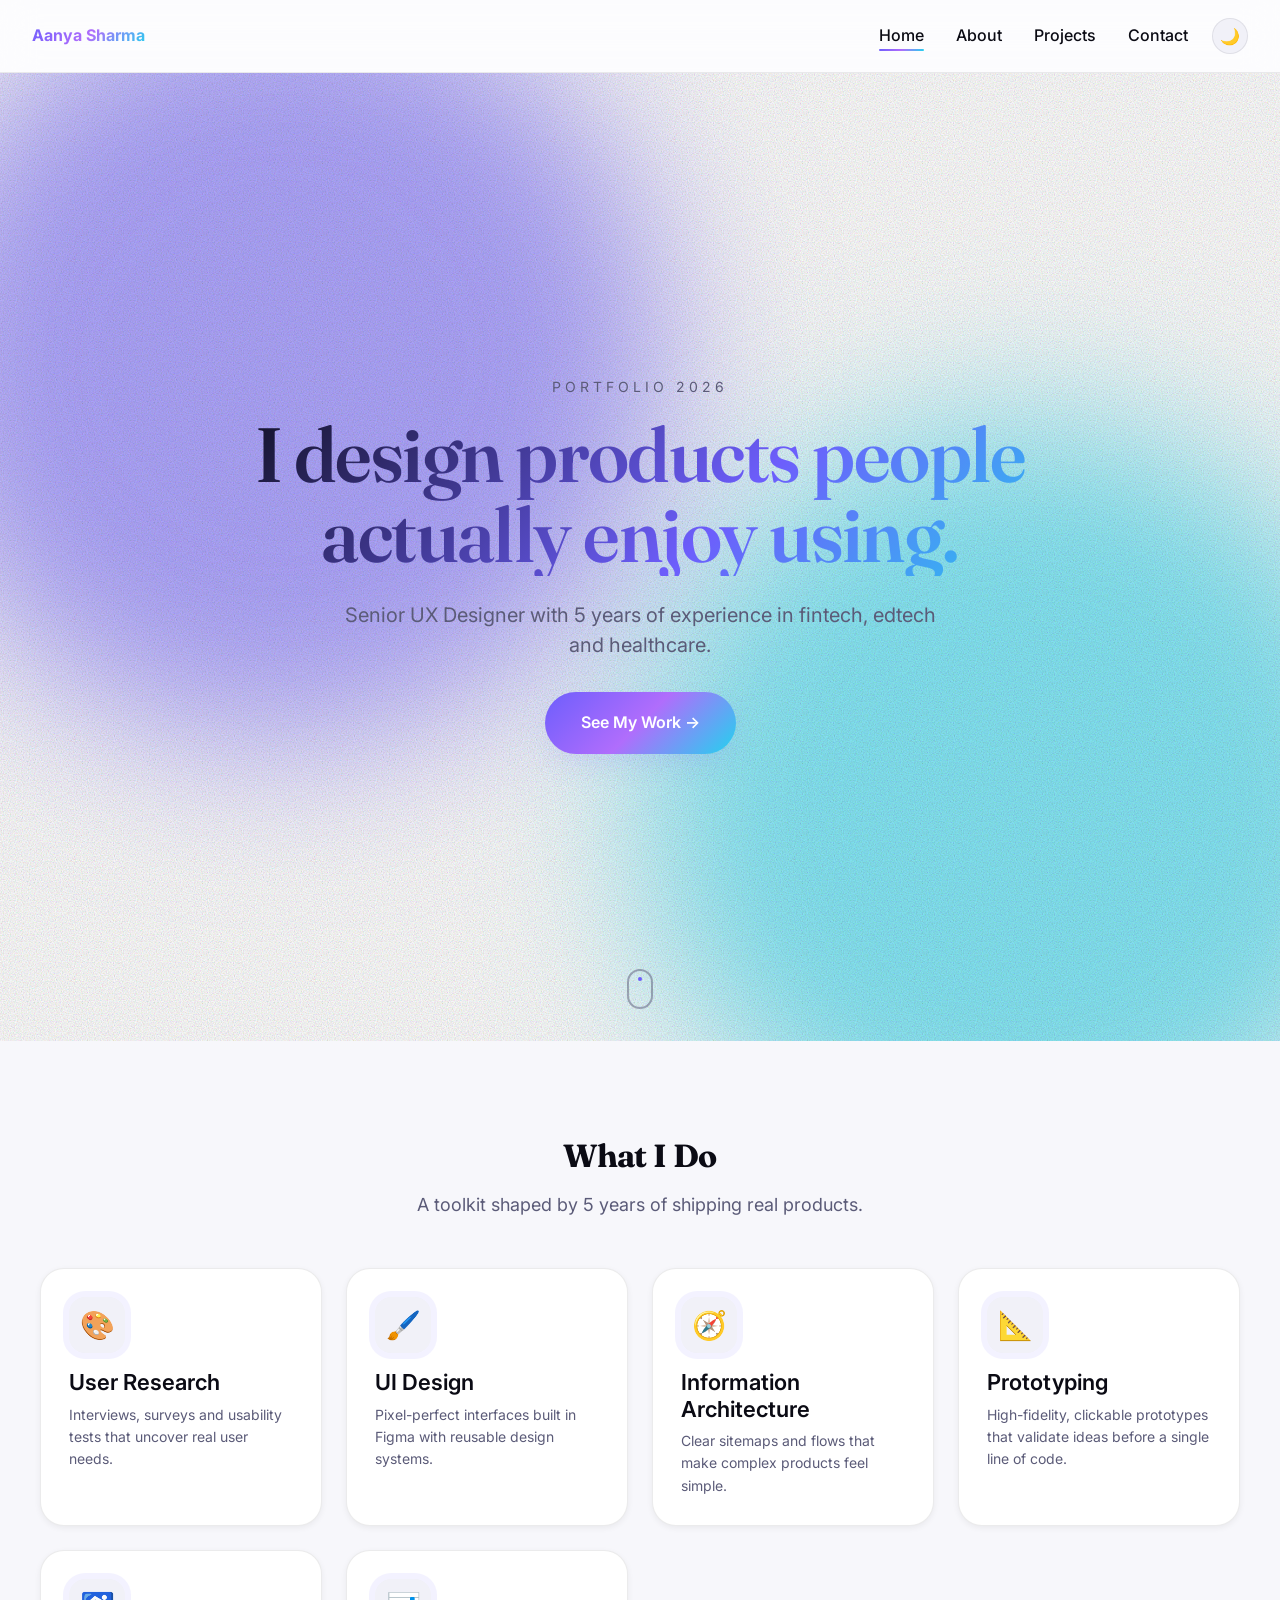
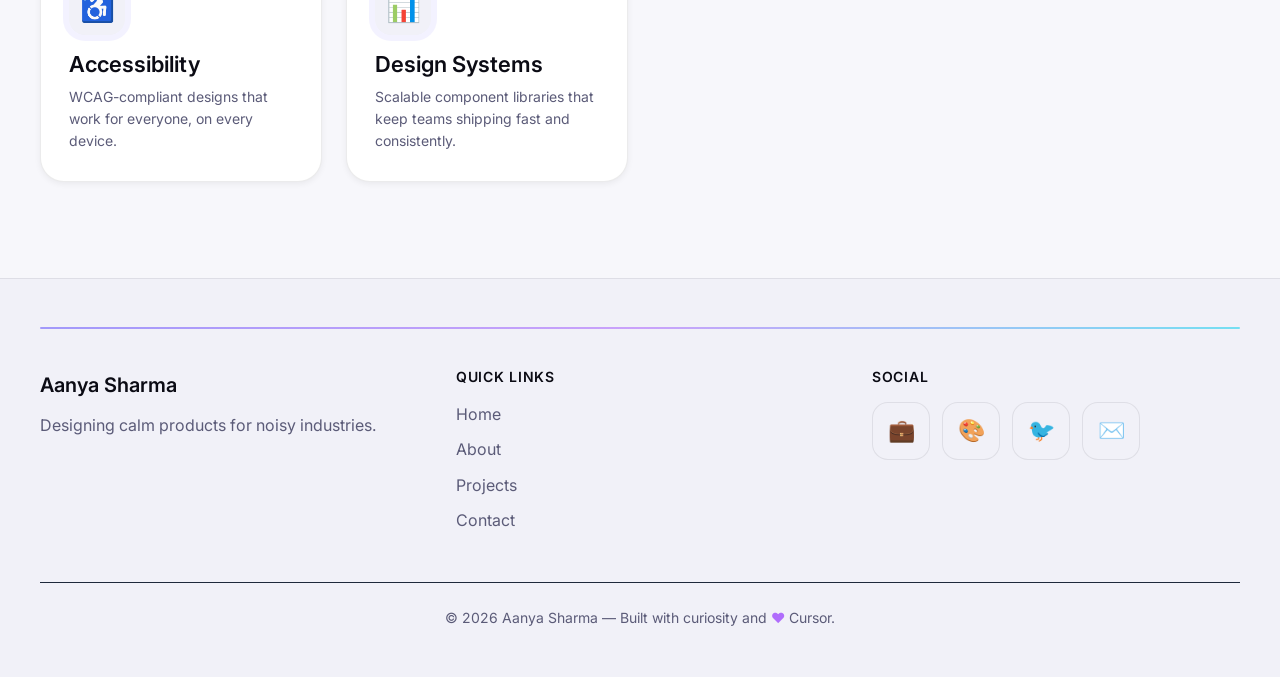
<file: index.html>
<!DOCTYPE html>
<html lang="en">
<head>
  <meta charset="UTF-8">
  <meta name="viewport" content="width=device-width, initial-scale=1.0">
  <script>
    (function () {
      try {
        var key = "aanya-theme";
        var theme = localStorage.getItem(key);
        if (!theme) {
          theme = window.matchMedia("(prefers-color-scheme: dark)").matches ? "dark" : "light";
        }
        document.documentElement.setAttribute("data-theme", theme);
      } catch (error) {}
    })();
  </script>
  <title>Aanya Sharma | UX Designer</title>
  <link rel="stylesheet" href="styles.css">
</head>
<body>

  <!--
    NAVIGATION BAR
    This <nav> sits at the top of every page and helps visitors jump between sections.
    It uses two inner containers: one for the brand name (left) and one for page links (right).
  -->
  <nav class="nav">
    <!-- Brand name — acts as a "home" label and identifies the site owner -->
    <a href="index.html" class="nav__brand">Aanya Sharma</a>

    <button
      class="nav__toggle"
      type="button"
      aria-expanded="false"
      aria-controls="nav-menu"
      aria-label="Toggle navigation"
    >
      <span class="nav__toggle-icon nav__toggle-icon--open" aria-hidden="true">☰</span>
      <span class="nav__toggle-icon nav__toggle-icon--close" aria-hidden="true">✕</span>
    </button>

    <!-- Page links — each <a> points to a different HTML file in this project -->
    <div class="nav__menu" id="nav-menu">
      <div class="nav__menu-inner">
        <ul class="nav__links">
          <li><a href="index.html" class="active">Home</a></li>
          <li><a href="about.html">About</a></li>
          <li><a href="projects.html">Projects</a></li>
          <li><a href="contact.html">Contact</a></li>
        </ul>
        <button class="nav__theme-toggle" type="button" aria-label="Switch to dark mode">
          <span class="nav__theme-icon nav__theme-icon--light" aria-hidden="true">🌙</span>
          <span class="nav__theme-icon nav__theme-icon--dark" aria-hidden="true">☀️</span>
        </button>
      </div>
    </div>
  </nav>

  <section class="hero">
    <p class="hero__eyebrow">PORTFOLIO 2026</p>
    <h1 class="hero__headline">I design products people actually enjoy using.</h1>
    <p class="hero__subheadline">Senior UX Designer with 5 years of experience in fintech, edtech and healthcare.</p>
    <a href="projects.html" class="hero__cta btn-shine">See My Work →</a>
    <div class="hero__scroll" aria-hidden="true">
      <span class="hero__scroll-dot"></span>
    </div>
  </section>

  <section class="skills">
    <h2 class="skills__heading">What I Do</h2>
    <p class="skills__tagline">A toolkit shaped by 5 years of shipping real products.</p>

    <div class="skills__grid">
      <!-- Card 1: User Research -->
      <article class="skills__card reveal">
        <span class="skills__icon" aria-hidden="true">🎨</span>
        <h3 class="skills__name">User Research</h3>
        <p class="skills__description">Interviews, surveys and usability tests that uncover real user needs.</p>
      </article>

      <!-- Card 2: UI Design -->
      <article class="skills__card reveal">
        <span class="skills__icon" aria-hidden="true">🖌️</span>
        <h3 class="skills__name">UI Design</h3>
        <p class="skills__description">Pixel-perfect interfaces built in Figma with reusable design systems.</p>
      </article>

      <!-- Card 3: Information Architecture -->
      <article class="skills__card reveal">
        <span class="skills__icon" aria-hidden="true">🧭</span>
        <h3 class="skills__name">Information Architecture</h3>
        <p class="skills__description">Clear sitemaps and flows that make complex products feel simple.</p>
      </article>

      <!-- Card 4: Prototyping -->
      <article class="skills__card reveal">
        <span class="skills__icon" aria-hidden="true">📐</span>
        <h3 class="skills__name">Prototyping</h3>
        <p class="skills__description">High-fidelity, clickable prototypes that validate ideas before a single line of code.</p>
      </article>

      <!-- Card 5: Accessibility -->
      <article class="skills__card reveal">
        <span class="skills__icon" aria-hidden="true">♿</span>
        <h3 class="skills__name">Accessibility</h3>
        <p class="skills__description">WCAG-compliant designs that work for everyone, on every device.</p>
      </article>

      <!-- Card 6: Design Systems -->
      <article class="skills__card reveal">
        <span class="skills__icon" aria-hidden="true">📊</span>
        <h3 class="skills__name">Design Systems</h3>
        <p class="skills__description">Scalable component libraries that keep teams shipping fast and consistently.</p>
      </article>
    </div>
  </section>

  <footer class="footer">
    <div class="footer__inner">
      <div class="footer__accent" aria-hidden="true"></div>
      <div class="footer__columns">
        <div class="footer__brand">
          <p class="footer__name">Aanya Sharma</p>
          <p class="footer__tagline">Designing calm products for noisy industries.</p>
        </div>

        <div class="footer__links">
          <h2 class="footer__heading">Quick Links</h2>
          <ul>
            <li><a href="index.html">Home</a></li>
            <li><a href="about.html">About</a></li>
            <li><a href="projects.html">Projects</a></li>
            <li><a href="contact.html">Contact</a></li>
          </ul>
        </div>

        <div class="footer__social">
          <h2 class="footer__heading">Social</h2>
          <ul class="footer__social-icons">
            <li><a href="https://linkedin.com" class="icon-btn" target="_blank" rel="noopener noreferrer" aria-label="LinkedIn"><span aria-hidden="true">💼</span></a></li>
            <li><a href="https://dribbble.com" class="icon-btn" target="_blank" rel="noopener noreferrer" aria-label="Dribbble"><span aria-hidden="true">🎨</span></a></li>
            <li><a href="https://twitter.com" class="icon-btn" target="_blank" rel="noopener noreferrer" aria-label="Twitter"><span aria-hidden="true">🐦</span></a></li>
            <li><a href="mailto:hello@aanyasharma.com" class="icon-btn" aria-label="Email"><span aria-hidden="true">✉️</span></a></li>
          </ul>
        </div>
      </div>

      <div class="footer__bottom">
        <p>© 2026 Aanya Sharma — Built with curiosity and <span class="footer__heart" aria-hidden="true">♥</span> Cursor.</p>
      </div>
    </div>
  </footer>

  <script src="script.js"></script>
</body>
</html>
</file>
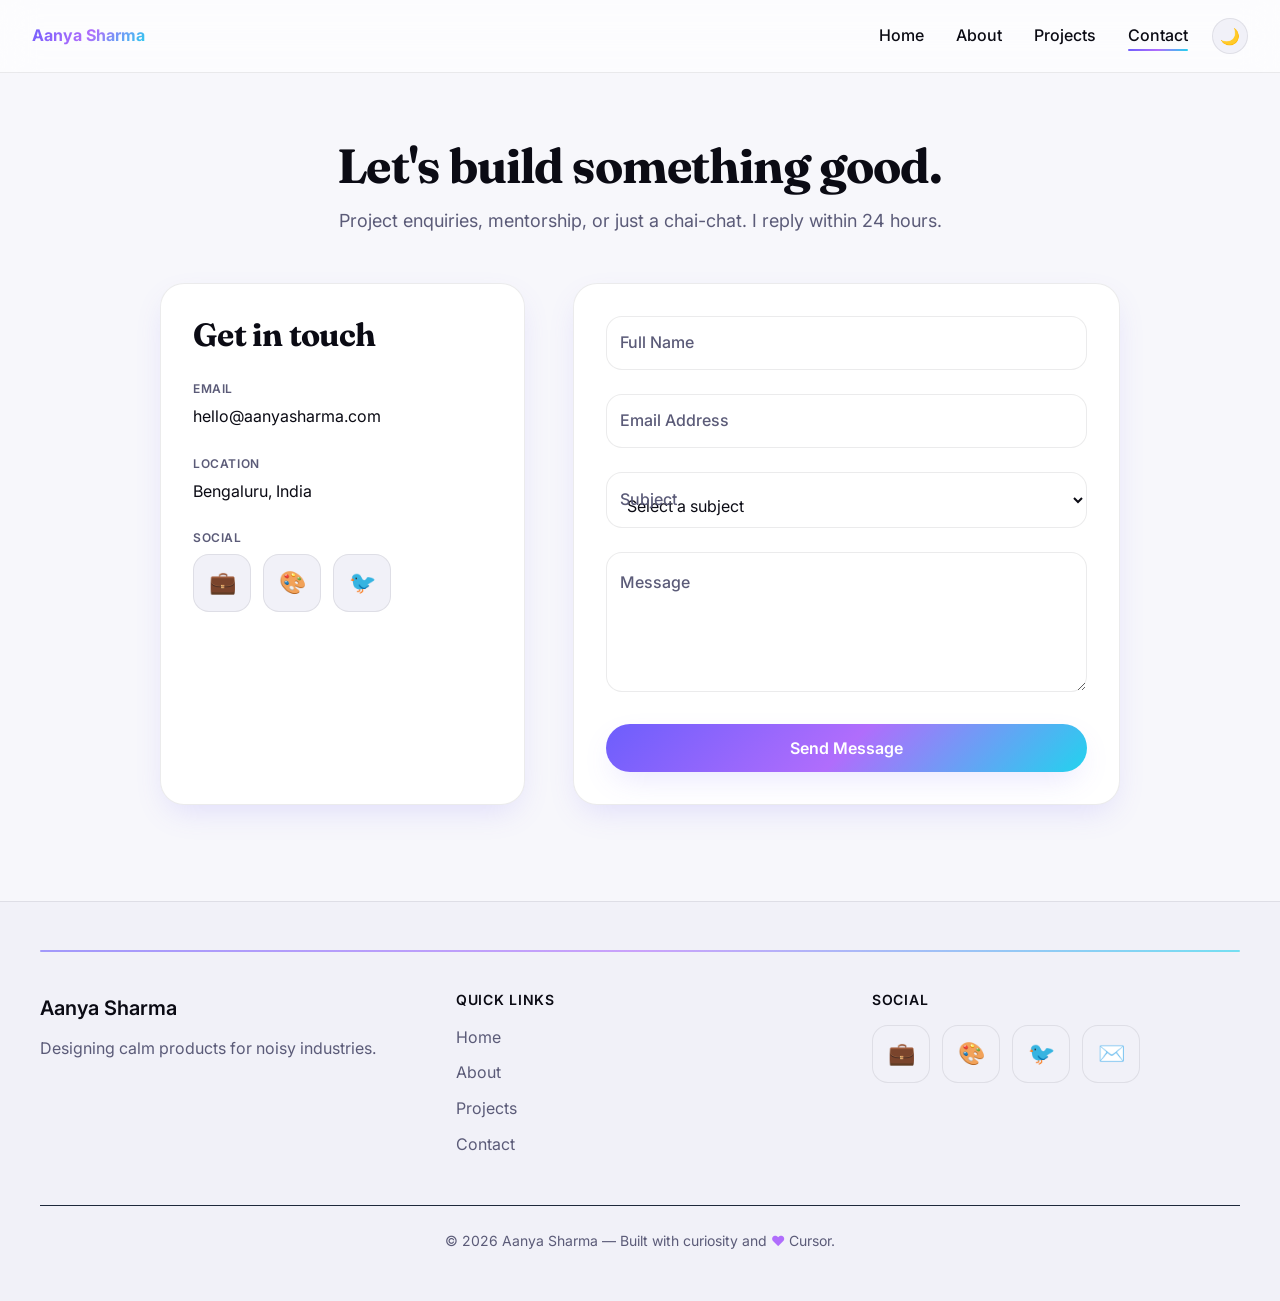
<file: contact.html>
<!DOCTYPE html>
<html lang="en">
<head>
  <meta charset="UTF-8">
  <meta name="viewport" content="width=device-width, initial-scale=1.0">
  <script>
    (function () {
      try {
        var key = "aanya-theme";
        var theme = localStorage.getItem(key);
        if (!theme) {
          theme = window.matchMedia("(prefers-color-scheme: dark)").matches ? "dark" : "light";
        }
        document.documentElement.setAttribute("data-theme", theme);
      } catch (error) {}
    })();
  </script>
  <title>Contact | Aanya Sharma</title>
  <link rel="stylesheet" href="styles.css">
</head>
<body>

  <!--
    NAVIGATION BAR
    This <nav> sits at the top of every page and helps visitors jump between sections.
    It uses two inner containers: one for the brand name (left) and one for page links (right).
  -->
  <nav class="nav">
    <!-- Brand name — acts as a "home" label and identifies the site owner -->
    <a href="index.html" class="nav__brand">Aanya Sharma</a>

    <button
      class="nav__toggle"
      type="button"
      aria-expanded="false"
      aria-controls="nav-menu"
      aria-label="Toggle navigation"
    >
      <span class="nav__toggle-icon nav__toggle-icon--open" aria-hidden="true">☰</span>
      <span class="nav__toggle-icon nav__toggle-icon--close" aria-hidden="true">✕</span>
    </button>

    <!-- Page links — each <a> points to a different HTML file in this project -->
    <div class="nav__menu" id="nav-menu">
      <div class="nav__menu-inner">
        <ul class="nav__links">
          <li><a href="index.html">Home</a></li>
          <li><a href="about.html">About</a></li>
          <li><a href="projects.html">Projects</a></li>
          <li><a href="contact.html" class="active">Contact</a></li>
        </ul>
        <button class="nav__theme-toggle" type="button" aria-label="Switch to dark mode">
          <span class="nav__theme-icon nav__theme-icon--light" aria-hidden="true">🌙</span>
          <span class="nav__theme-icon nav__theme-icon--dark" aria-hidden="true">☀️</span>
        </button>
      </div>
    </div>
  </nav>

  <header class="contact-header">
    <h1 class="contact-header__title">Let's build something good.</h1>
    <p class="contact-header__subtitle">Project enquiries, mentorship, or just a chai-chat. I reply within 24 hours.</p>
  </header>

  <section class="contact-section">
    <aside class="contact-card reveal">
      <h2 class="contact-card__heading">Get in touch</h2>

      <div class="contact-card__item">
        <span class="contact-card__label">Email</span>
        <a href="mailto:hello@aanyasharma.com" class="contact-card__value">hello@aanyasharma.com</a>
      </div>

      <div class="contact-card__item">
        <span class="contact-card__label">Location</span>
        <p class="contact-card__value">Bengaluru, India</p>
      </div>

      <div class="contact-card__social">
        <span class="contact-card__label">Social</span>
        <ul class="contact-card__social-icons">
          <li><a href="https://linkedin.com" class="icon-btn" target="_blank" rel="noopener noreferrer" aria-label="LinkedIn"><span aria-hidden="true">💼</span></a></li>
          <li><a href="https://dribbble.com" class="icon-btn" target="_blank" rel="noopener noreferrer" aria-label="Dribbble"><span aria-hidden="true">🎨</span></a></li>
          <li><a href="https://twitter.com" class="icon-btn" target="_blank" rel="noopener noreferrer" aria-label="Twitter"><span aria-hidden="true">🐦</span></a></li>
        </ul>
      </div>
    </aside>

    <div class="contact-form-wrapper reveal">
      <form id="contact-form" class="contact-form">
        <div class="contact-form__field contact-form__field--float">
          <input type="text" id="full-name" name="fullName" placeholder=" " required>
          <label for="full-name">Full Name</label>
        </div>

        <div class="contact-form__field contact-form__field--float">
          <input type="email" id="email" name="email" placeholder=" " required>
          <label for="email">Email Address</label>
        </div>

        <div class="contact-form__field contact-form__field--float contact-form__field--select">
          <select id="subject" name="subject" required>
            <option value="" disabled selected>Select a subject</option>
            <option value="Project Inquiry">Project Inquiry</option>
            <option value="Collaboration">Collaboration</option>
            <option value="Mentorship">Mentorship</option>
            <option value="Speaking">Speaking</option>
            <option value="Other">Other</option>
          </select>
          <label for="subject">Subject</label>
        </div>

        <div class="contact-form__field contact-form__field--float">
          <textarea id="message" name="message" rows="5" placeholder=" " required></textarea>
          <label for="message">Message</label>
        </div>

        <button type="submit" class="contact-form__submit btn-shine">Send Message</button>
      </form>

      <p id="contact-success" class="contact-form__success" hidden>
        ✅ Thanks! Your message was sent. I'll reply within 24 hours.
      </p>
    </div>
  </section>

  <footer class="footer">
    <div class="footer__inner">
      <div class="footer__accent" aria-hidden="true"></div>
      <div class="footer__columns">
        <div class="footer__brand">
          <p class="footer__name">Aanya Sharma</p>
          <p class="footer__tagline">Designing calm products for noisy industries.</p>
        </div>

        <div class="footer__links">
          <h2 class="footer__heading">Quick Links</h2>
          <ul>
            <li><a href="index.html">Home</a></li>
            <li><a href="about.html">About</a></li>
            <li><a href="projects.html">Projects</a></li>
            <li><a href="contact.html">Contact</a></li>
          </ul>
        </div>

        <div class="footer__social">
          <h2 class="footer__heading">Social</h2>
          <ul class="footer__social-icons">
            <li><a href="https://linkedin.com" class="icon-btn" target="_blank" rel="noopener noreferrer" aria-label="LinkedIn"><span aria-hidden="true">💼</span></a></li>
            <li><a href="https://dribbble.com" class="icon-btn" target="_blank" rel="noopener noreferrer" aria-label="Dribbble"><span aria-hidden="true">🎨</span></a></li>
            <li><a href="https://twitter.com" class="icon-btn" target="_blank" rel="noopener noreferrer" aria-label="Twitter"><span aria-hidden="true">🐦</span></a></li>
            <li><a href="mailto:hello@aanyasharma.com" class="icon-btn" aria-label="Email"><span aria-hidden="true">✉️</span></a></li>
          </ul>
        </div>
      </div>

      <div class="footer__bottom">
        <p>© 2026 Aanya Sharma — Built with curiosity and <span class="footer__heart" aria-hidden="true">♥</span> Cursor.</p>
      </div>
    </div>
  </footer>

  <script src="script.js"></script>
</body>
</html>
</file>
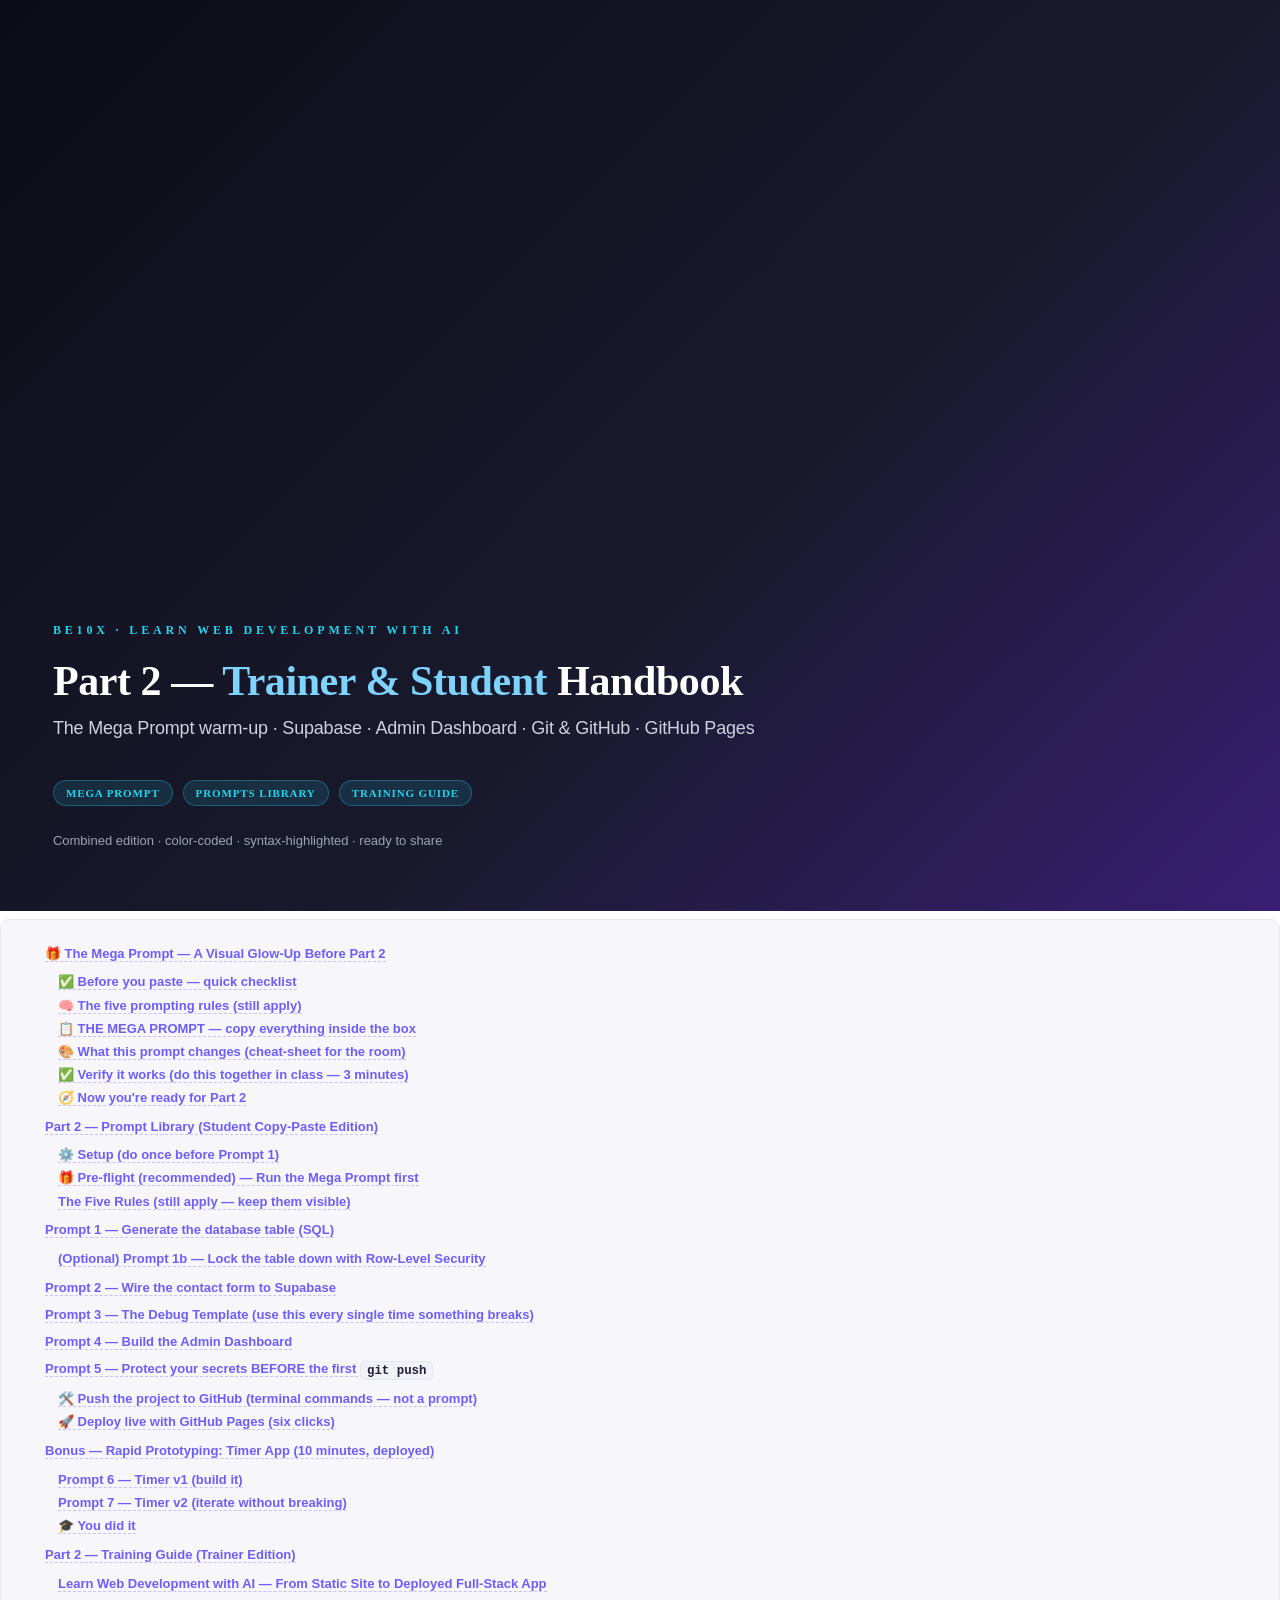
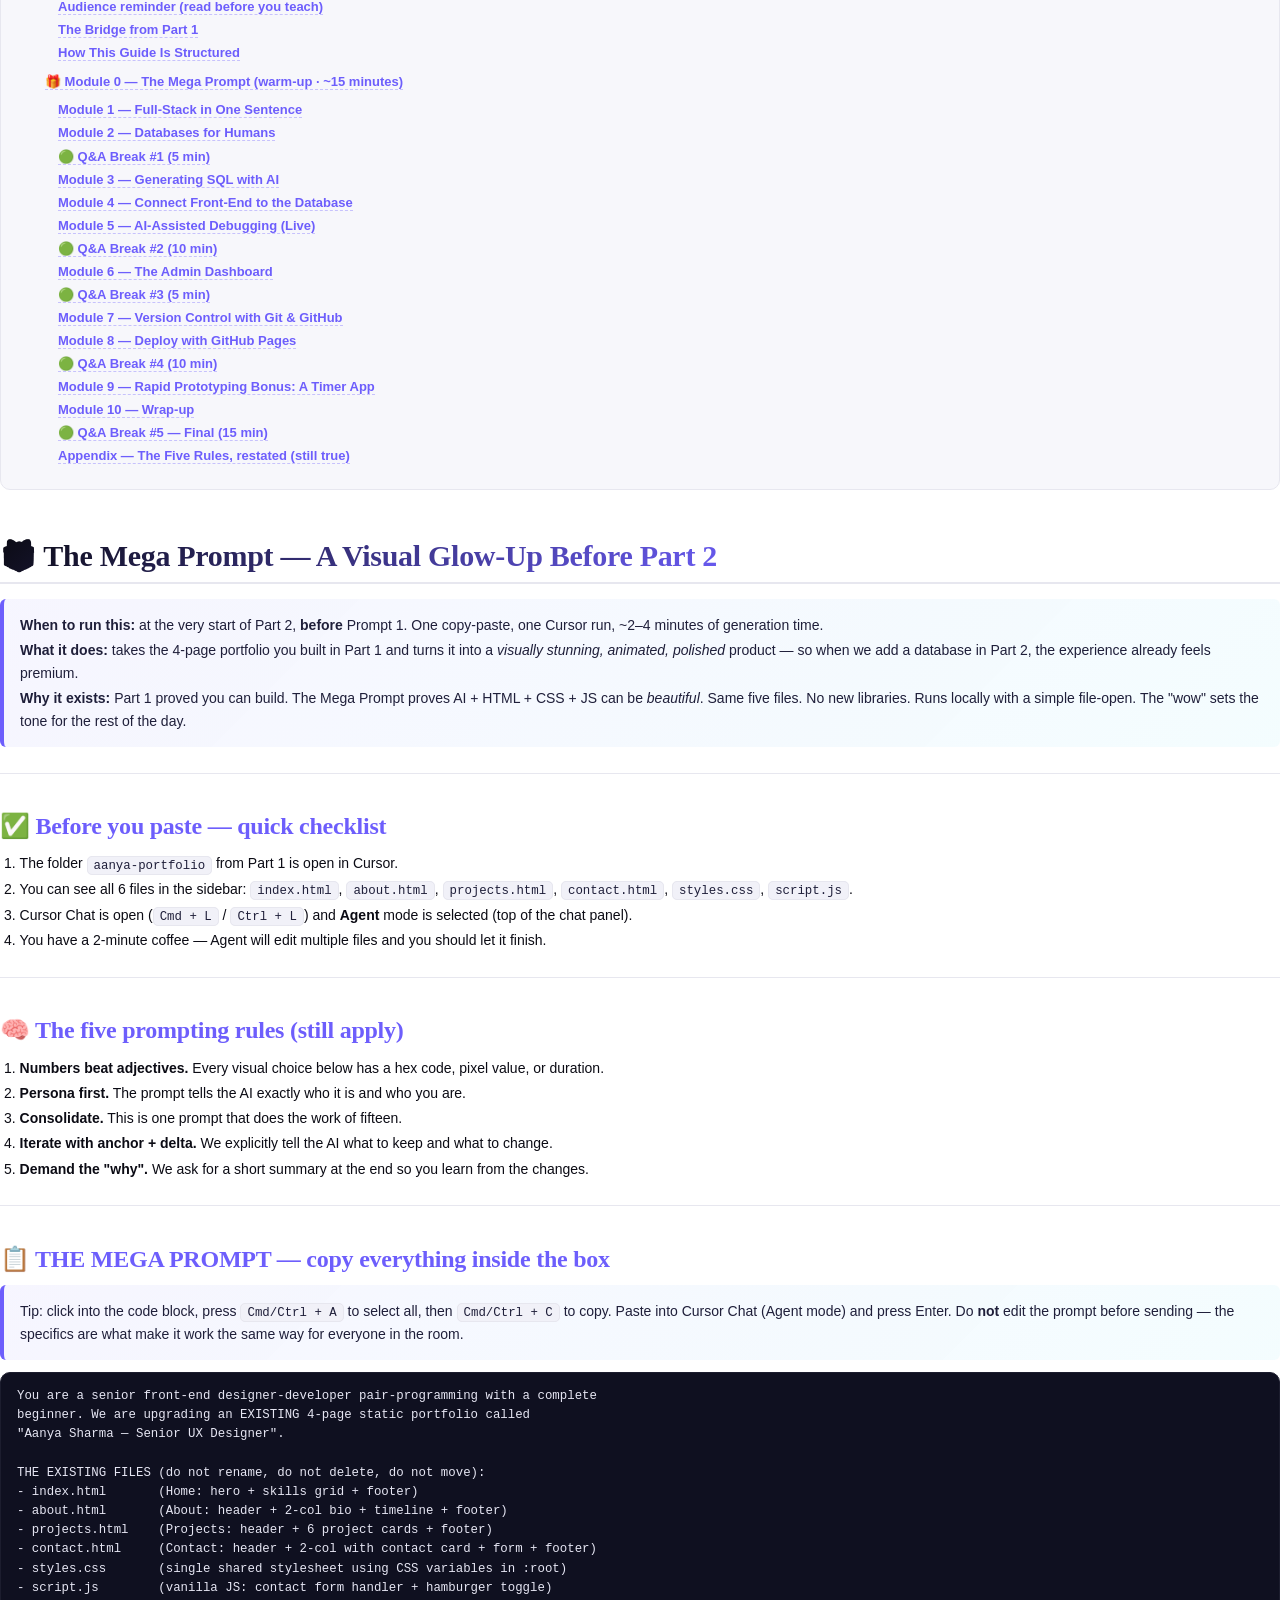
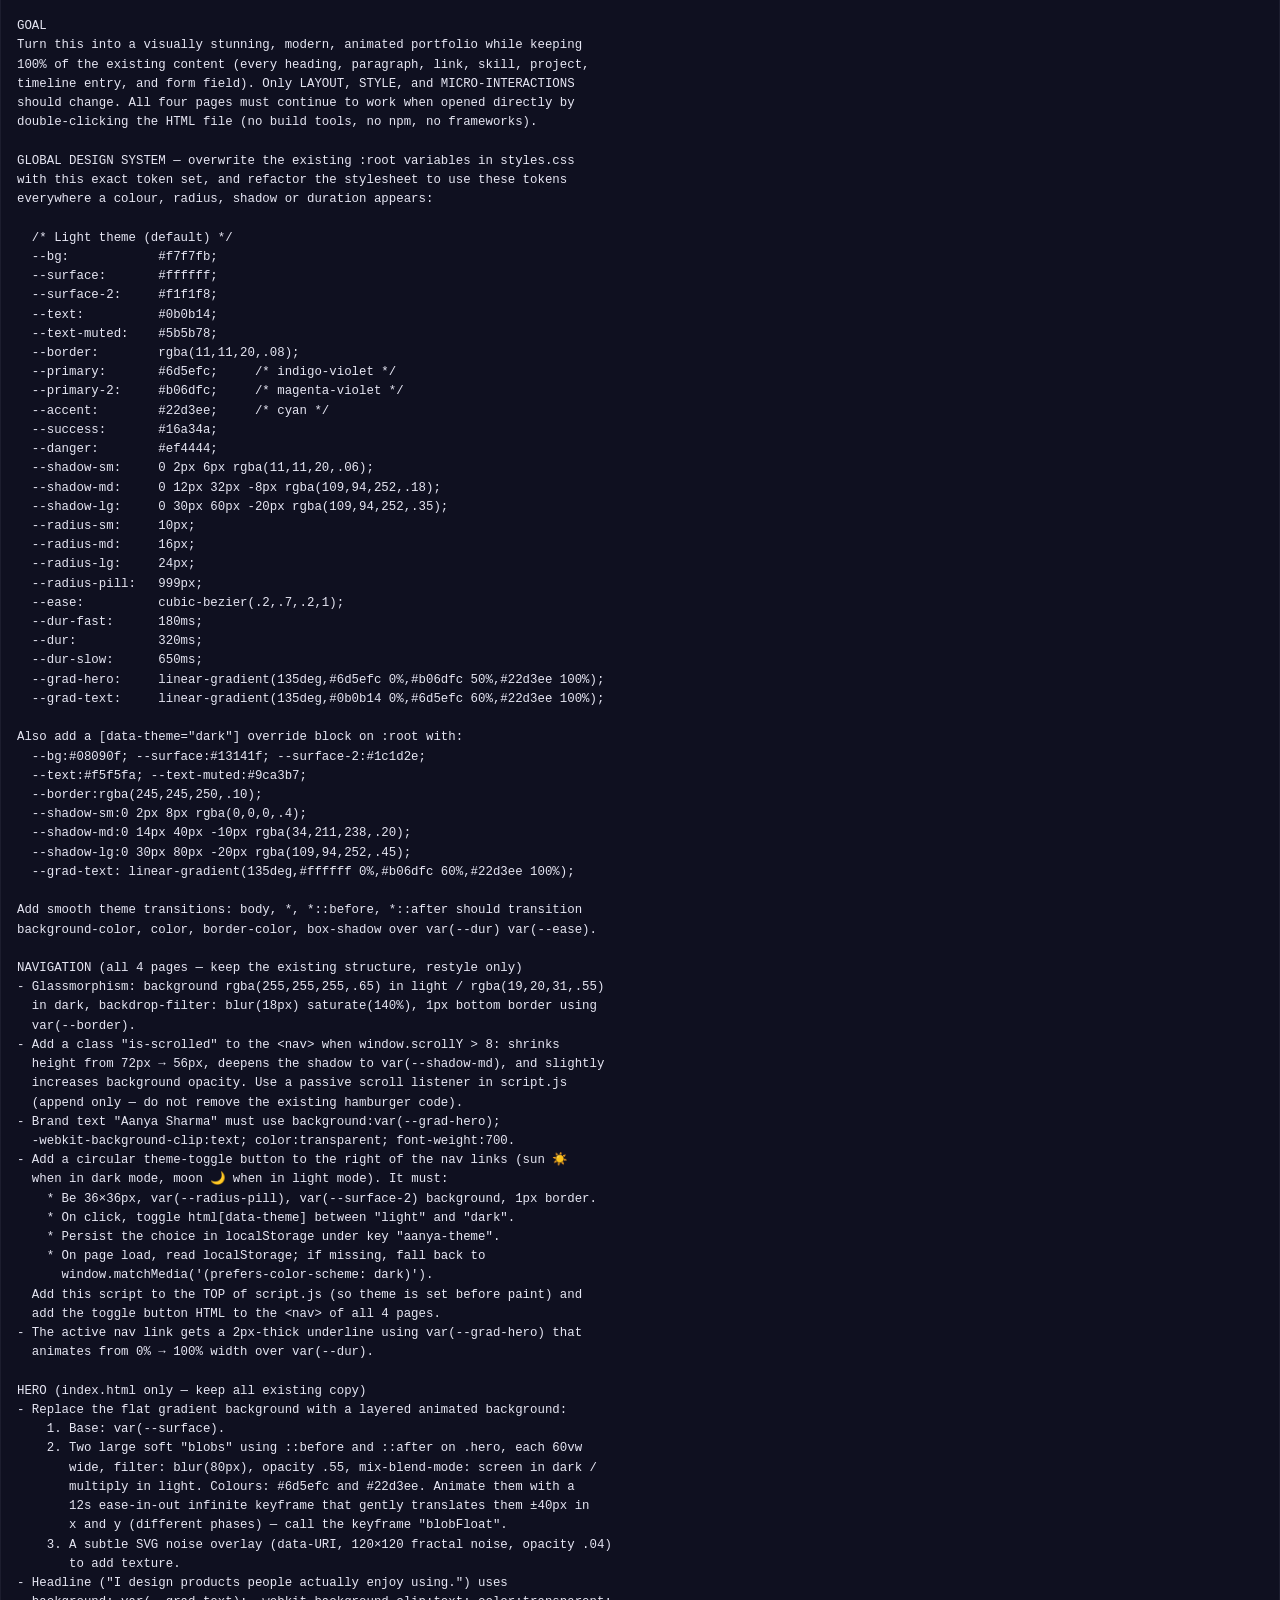
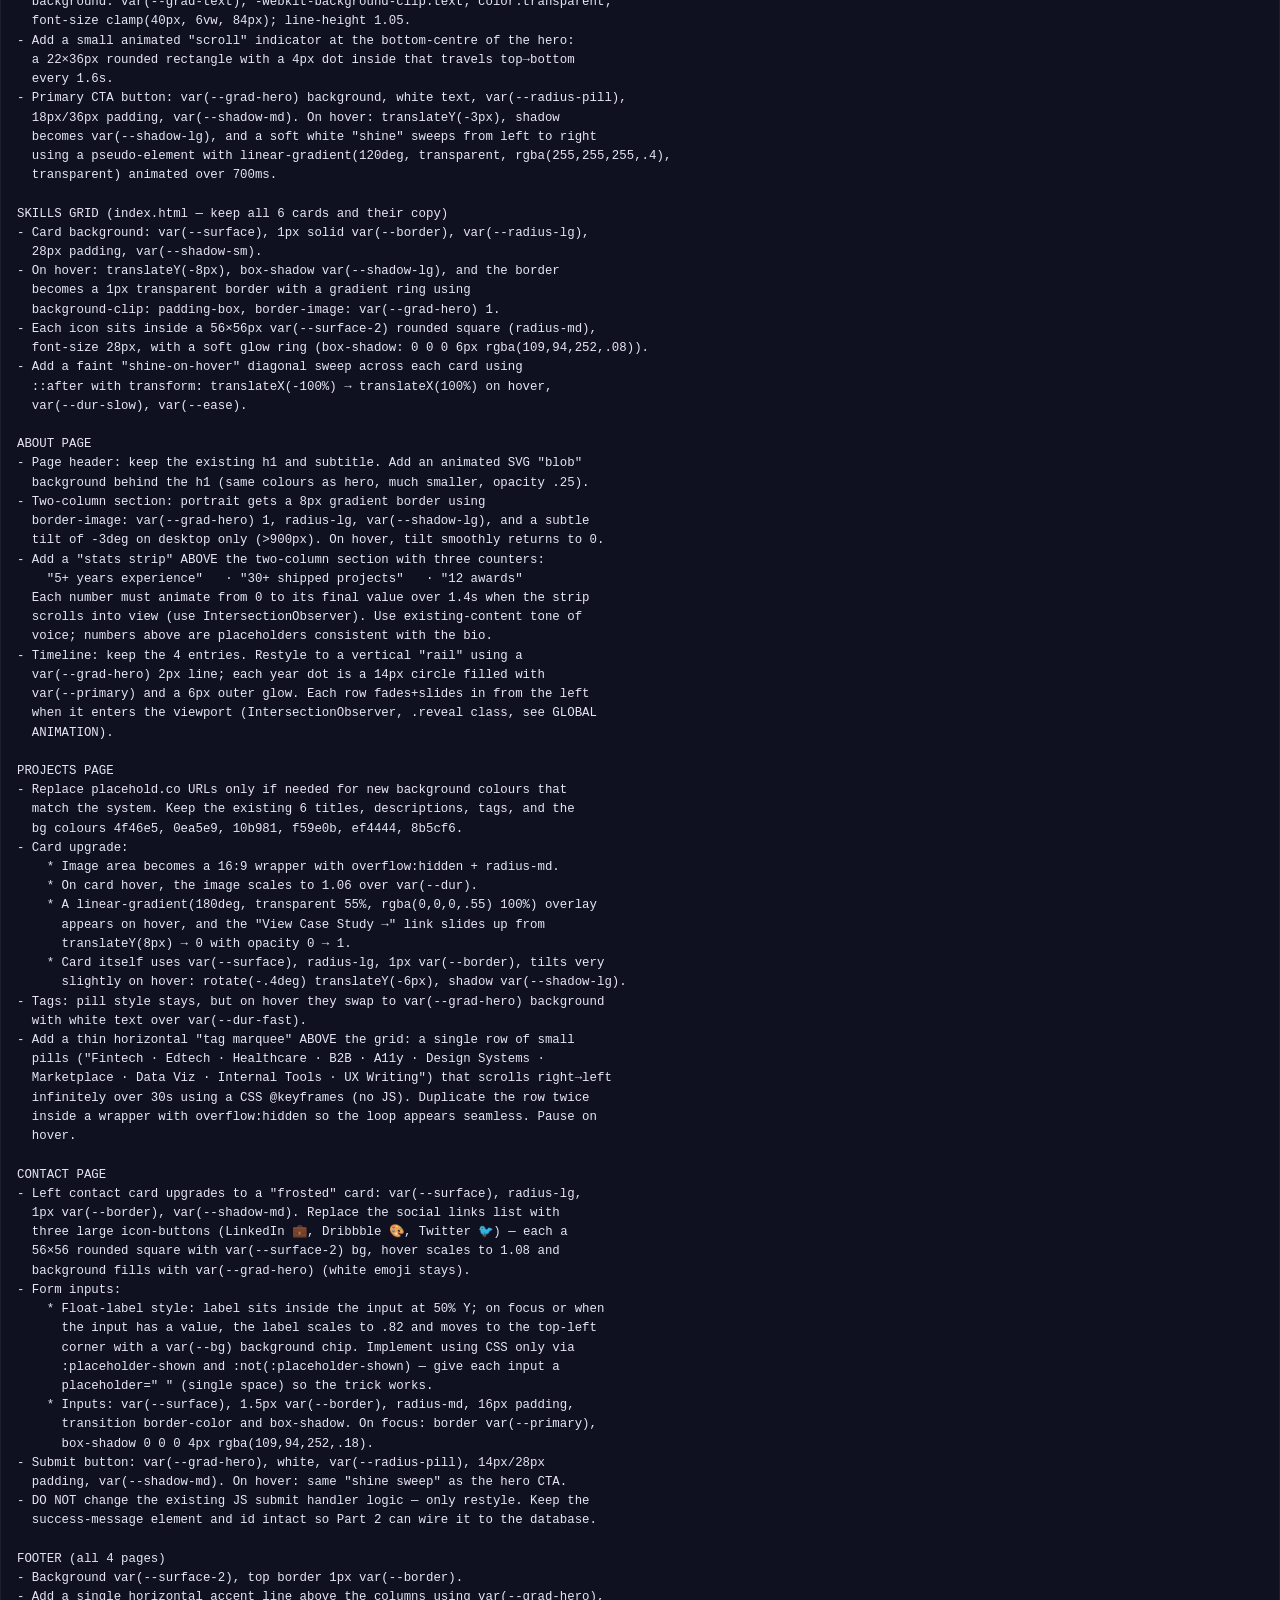
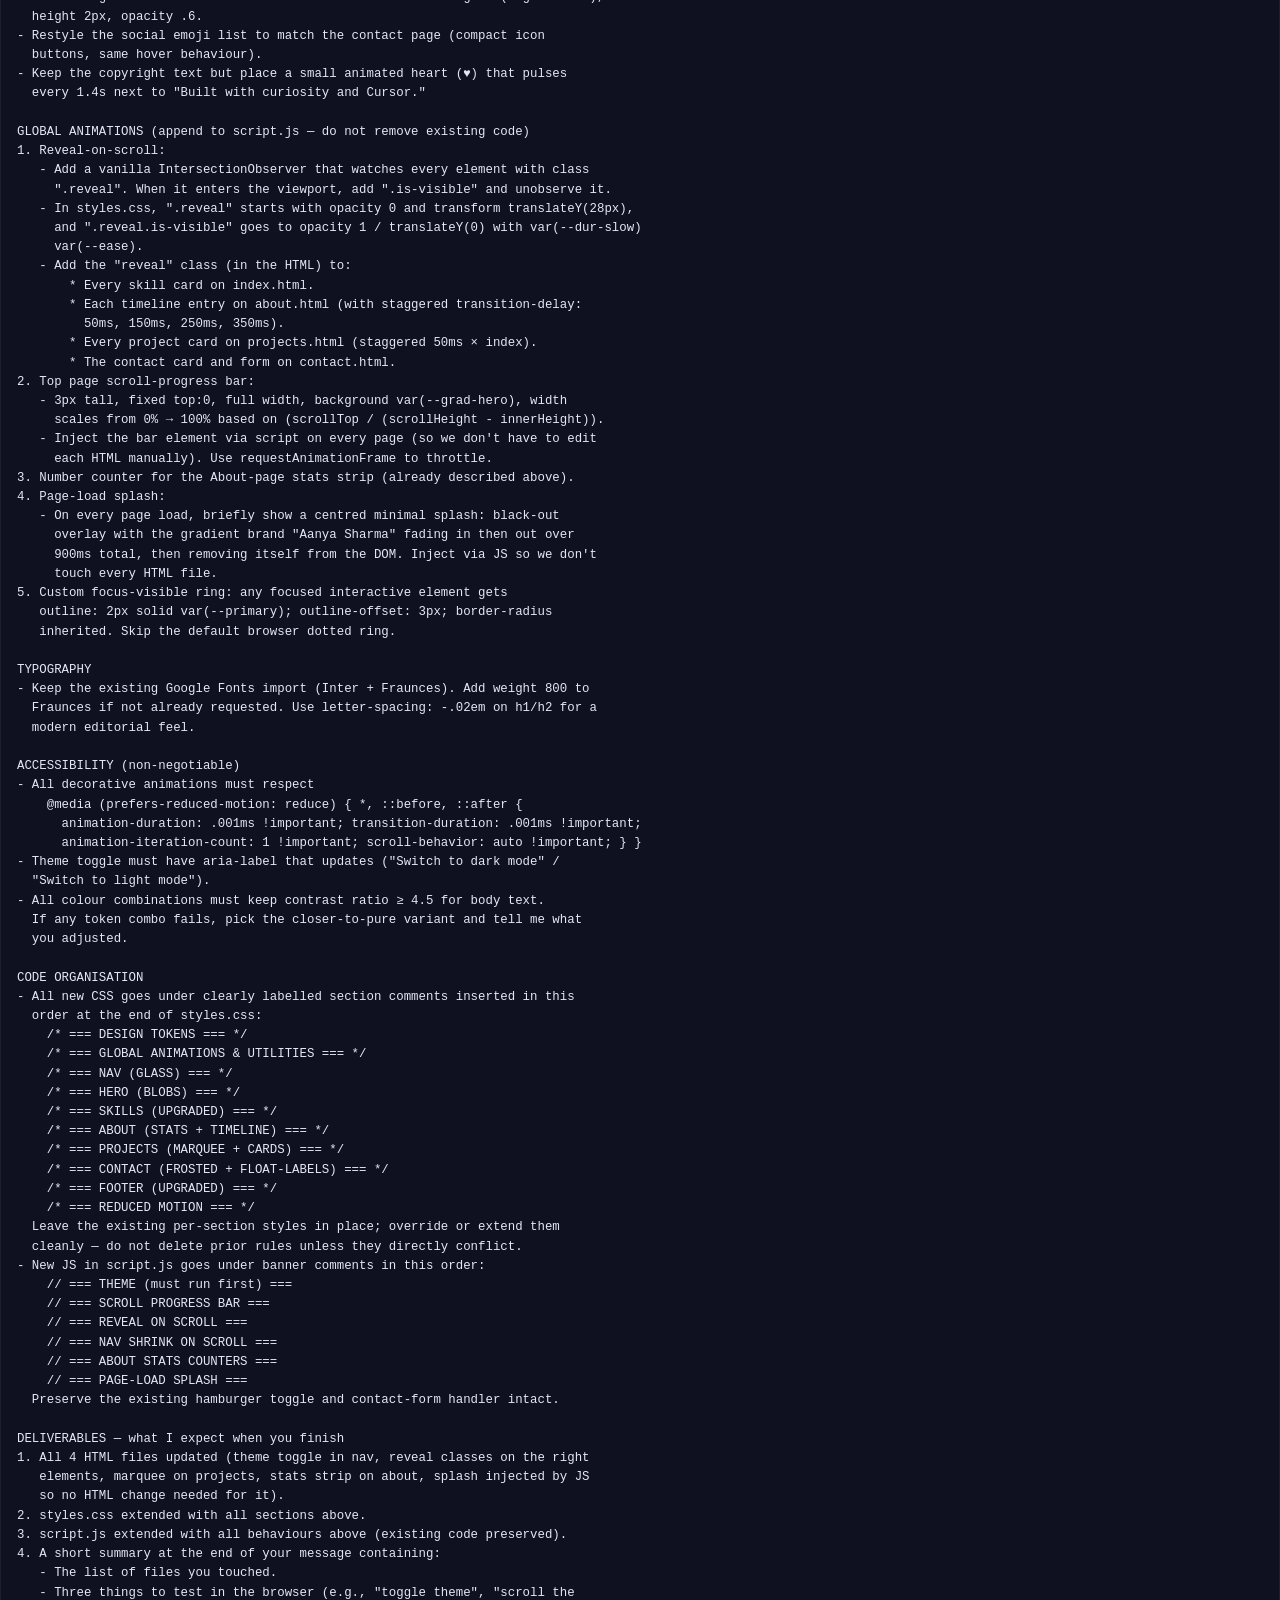
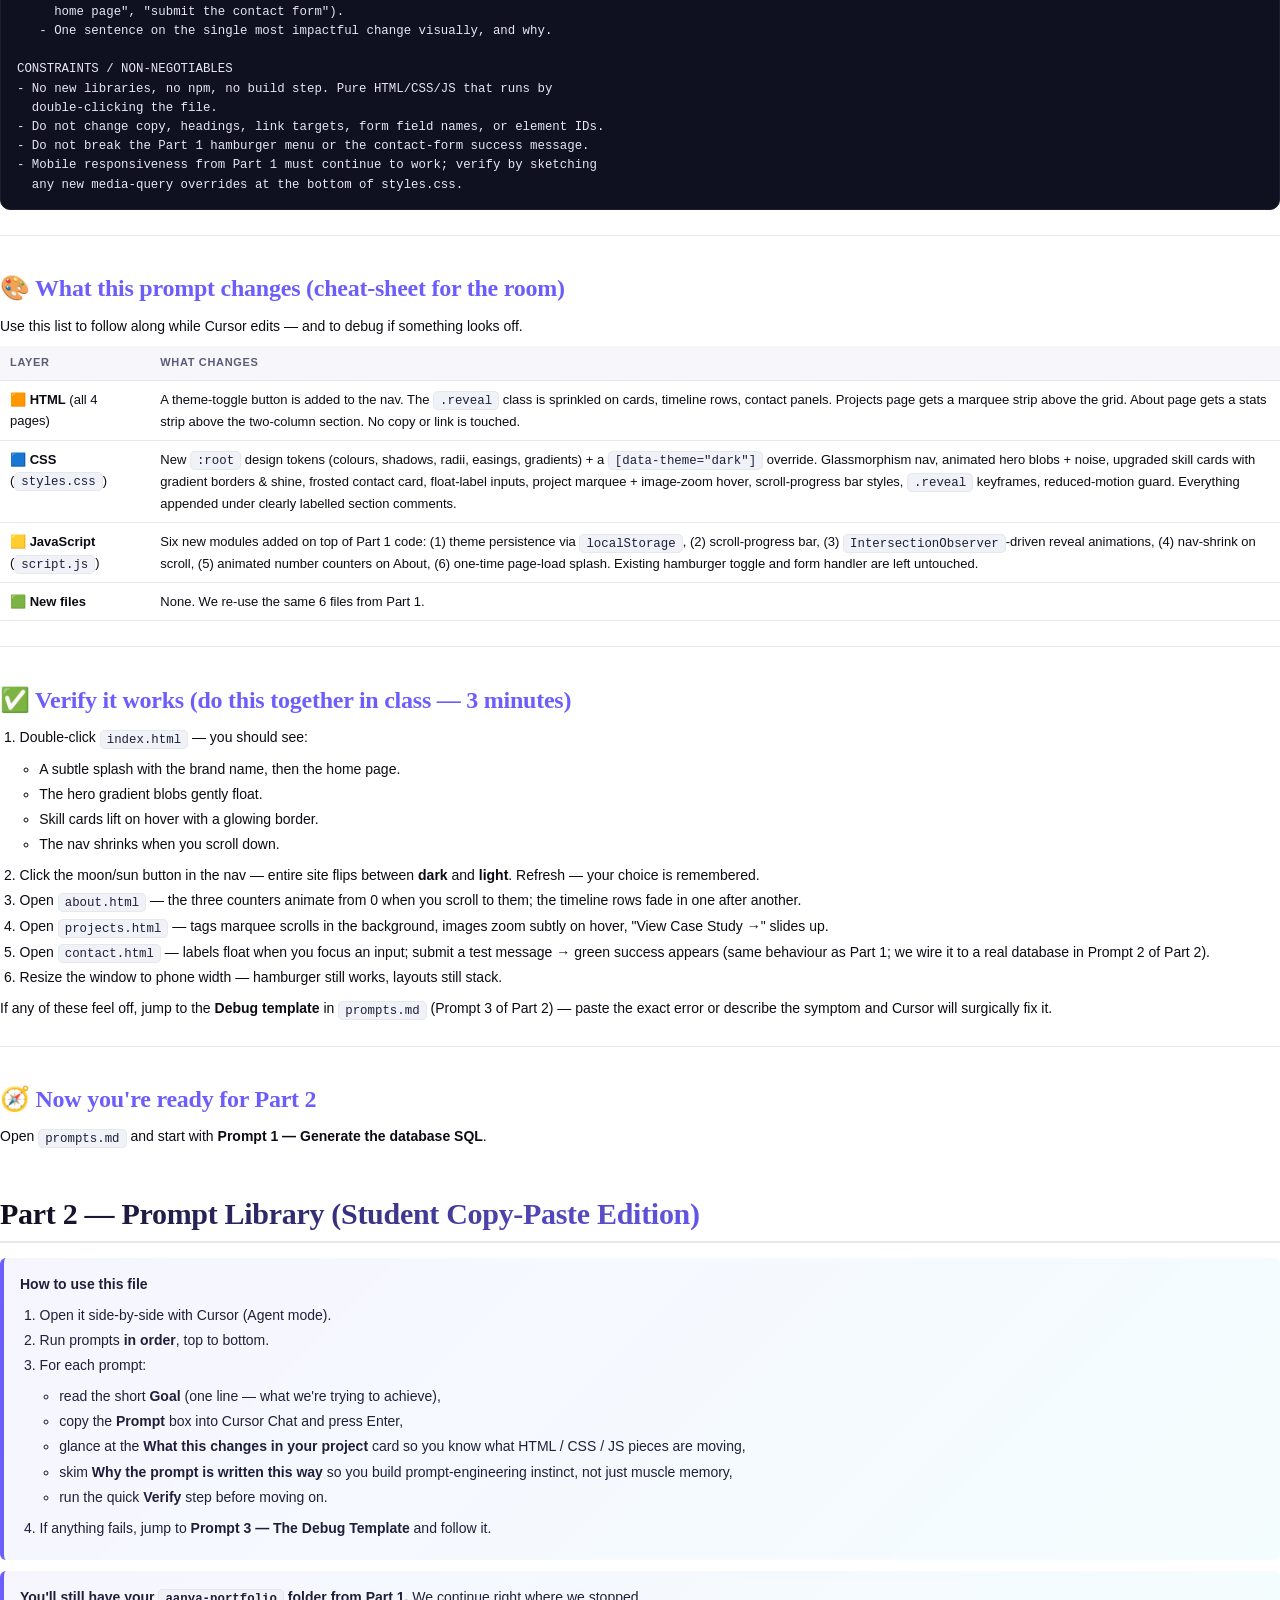
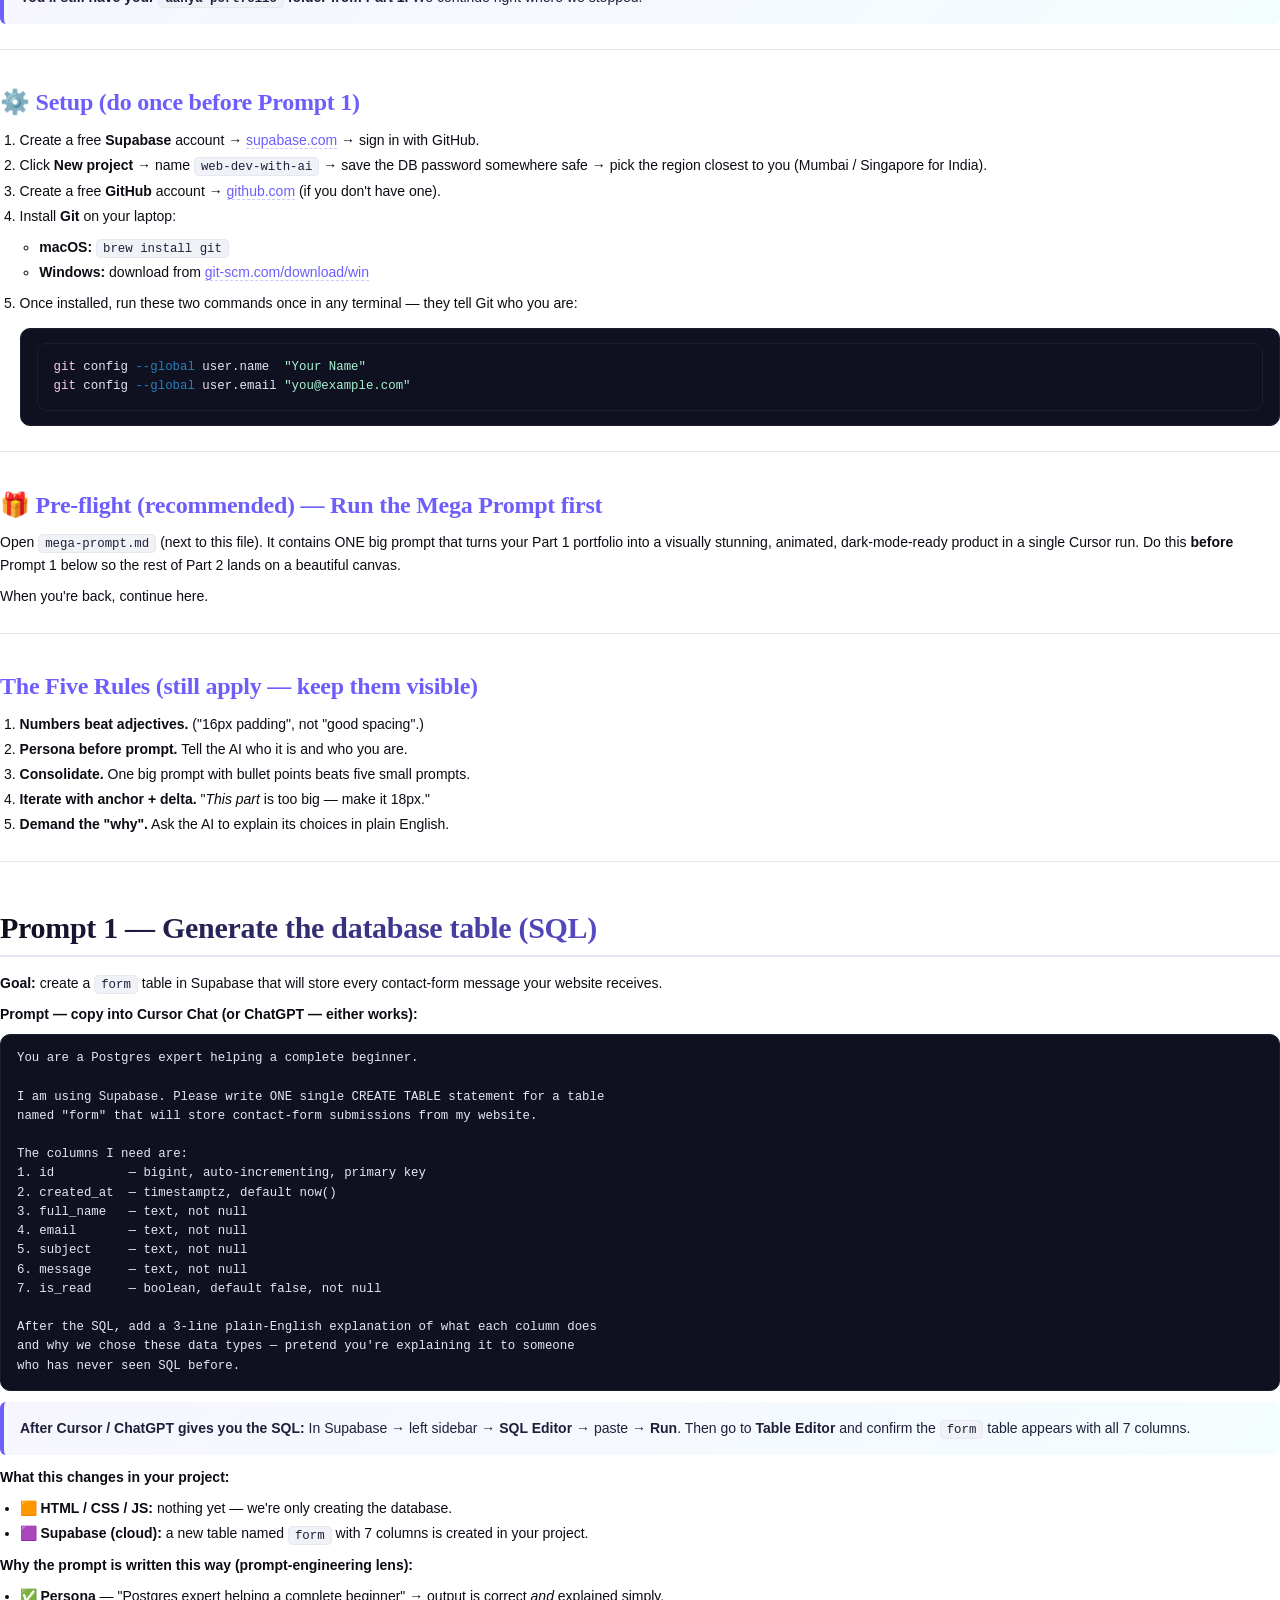
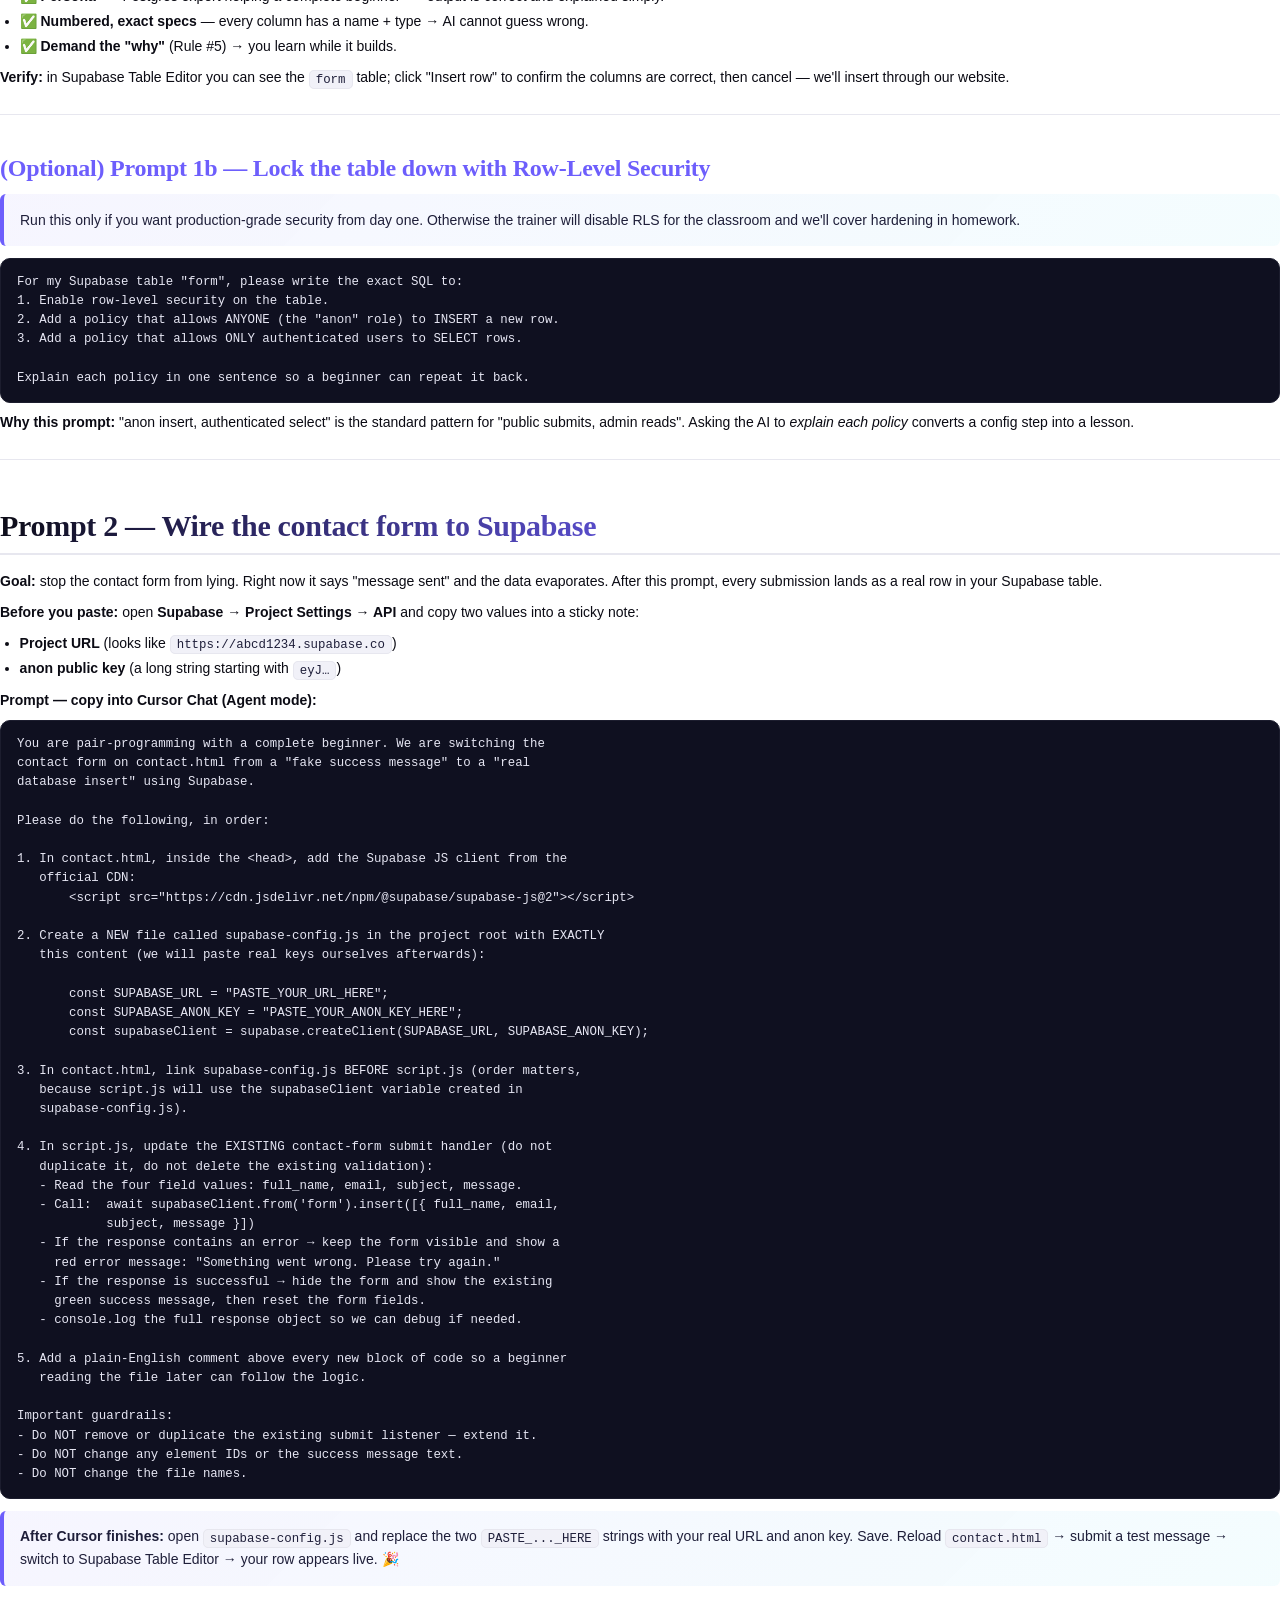
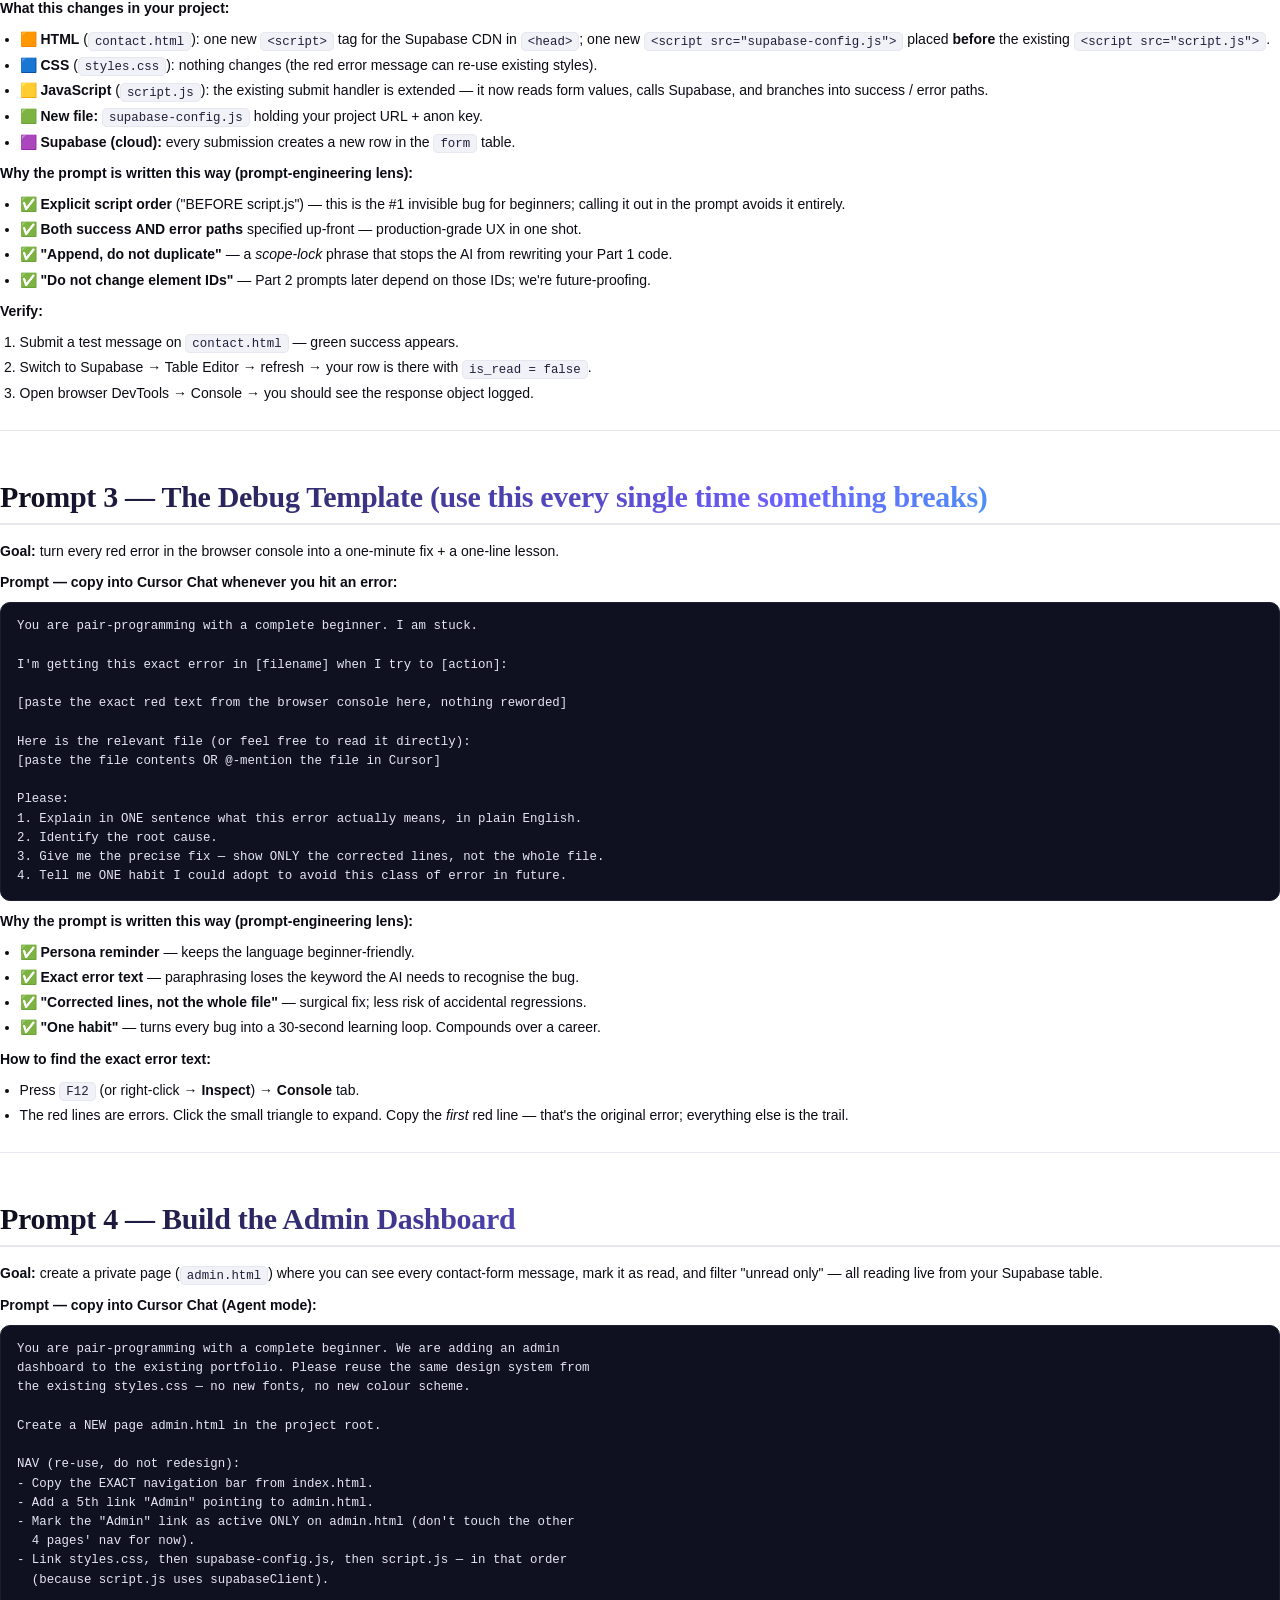
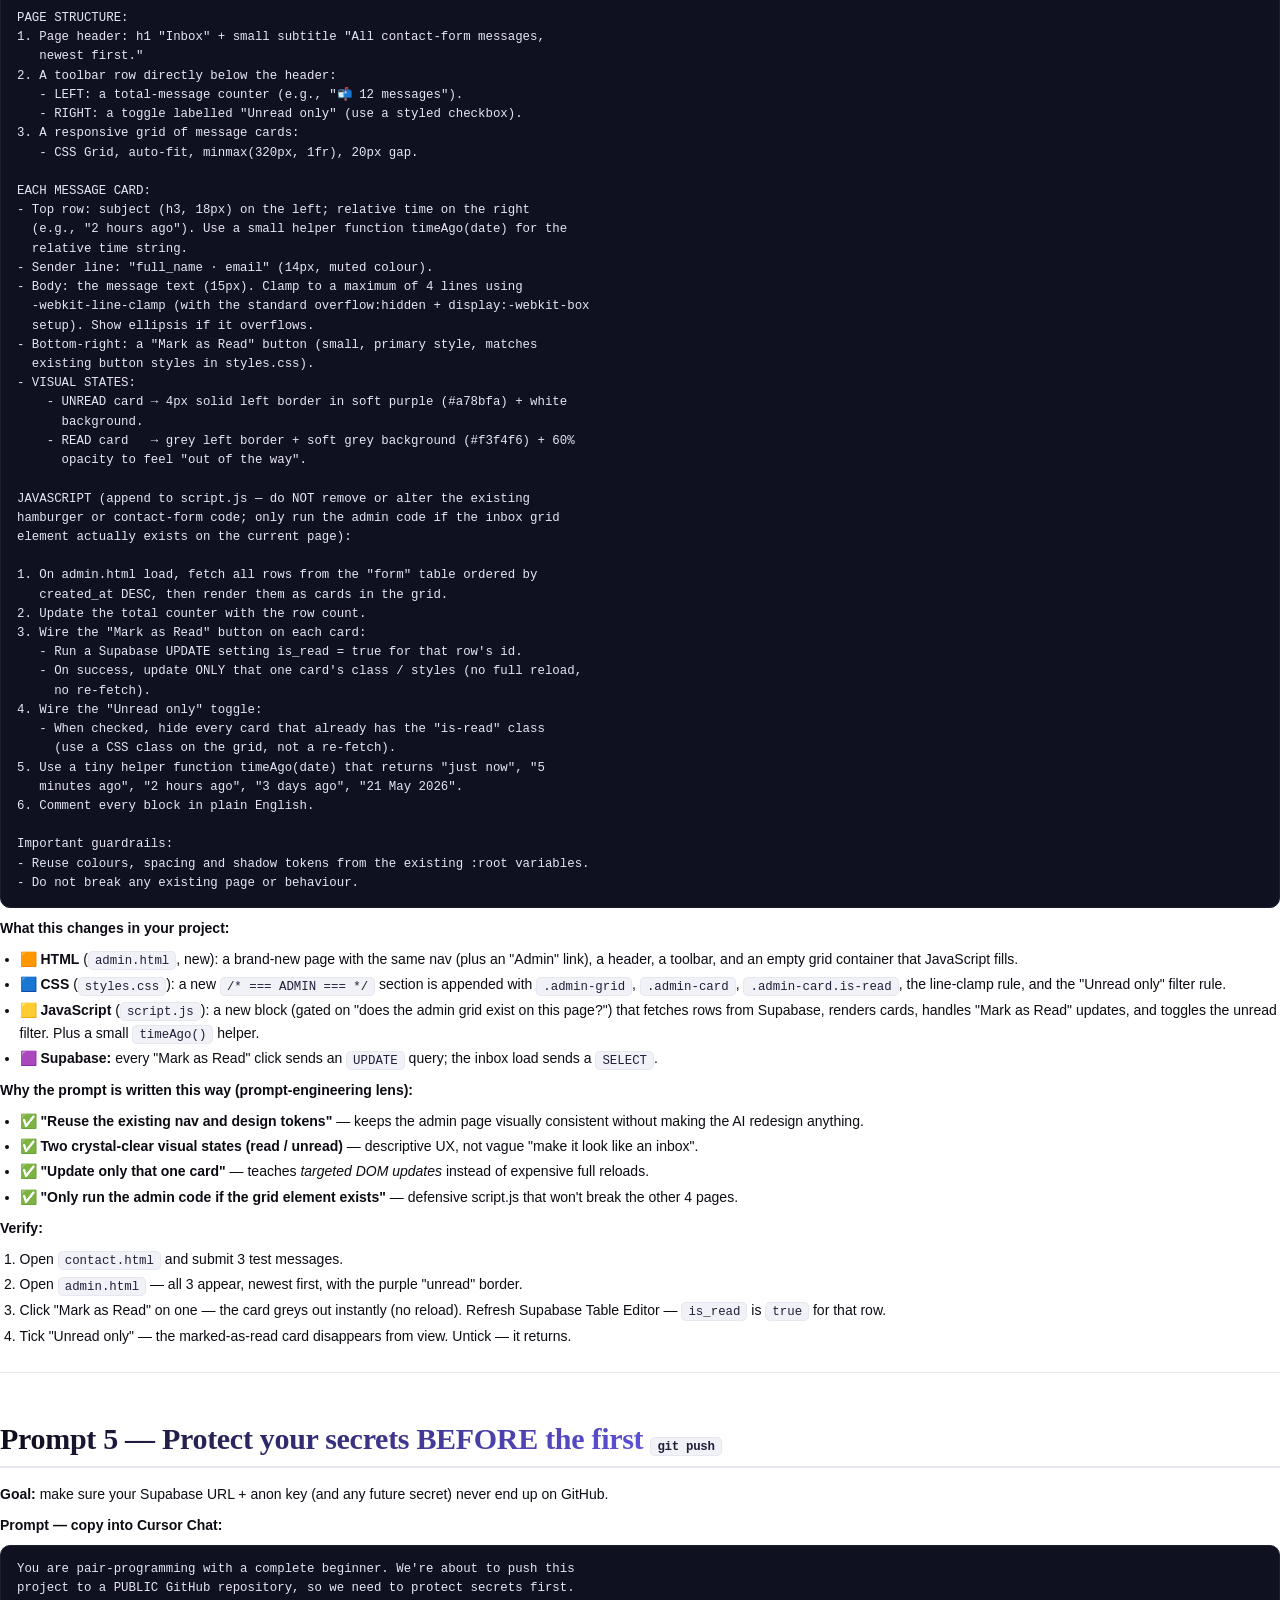
<file: Part2-Combined-Bundle/Part2-Combined.html>
<!DOCTYPE html>
<html xmlns="http://www.w3.org/1999/xhtml">
<head>
  <meta charset="utf-8" />
  <meta name="generator" content="pandoc" />
  <meta name="viewport" content="width=device-width, initial-scale=1.0, user-scalable=yes" />
  <title>combined</title>
  <style>
    /* Default styles provided by pandoc.
    ** See https://pandoc.org/MANUAL.html#variables-for-html for config info.
    */
    span.smallcaps{font-variant: small-caps;}
    div.columns{display: flex; gap: min(4vw, 1.5em);}
    div.column{flex: auto; overflow-x: auto;}
    div.hanging-indent{margin-left: 1.5em; text-indent: -1.5em;}
    /* The extra [class] is a hack that increases specificity enough to
       override a similar rule in reveal.js */
    ul.task-list[class]{list-style: none;}
    ul.task-list li input[type="checkbox"] {
      font-size: inherit;
      width: 0.8em;
      margin: 0 0.8em 0.2em -1.6em;
      vertical-align: middle;
    }
    .display.math{display: block; text-align: center; margin: 0.5rem auto;}
    /* CSS for syntax highlighting */
    html { -webkit-text-size-adjust: 100%; }
    pre > code.sourceCode { white-space: pre; position: relative; }
    pre > code.sourceCode > span { display: inline-block; line-height: 1.25; }
    pre > code.sourceCode > span:empty { height: 1.2em; }
    .sourceCode { overflow: visible; }
    code.sourceCode > span { color: inherit; text-decoration: inherit; }
    div.sourceCode { margin: 1em 0; }
    pre.sourceCode { margin: 0; }
    @media screen {
    div.sourceCode { overflow: auto; }
    }
    @media print {
    pre > code.sourceCode { white-space: pre-wrap; }
    pre > code.sourceCode > span { text-indent: -5em; padding-left: 5em; }
    }
    pre.numberSource code
      { counter-reset: source-line 0; }
    pre.numberSource code > span
      { position: relative; left: -4em; counter-increment: source-line; }
    pre.numberSource code > span > a:first-child::before
      { content: counter(source-line);
        position: relative; left: -1em; text-align: right; vertical-align: baseline;
        border: none; display: inline-block;
        -webkit-touch-callout: none; -webkit-user-select: none;
        -khtml-user-select: none; -moz-user-select: none;
        -ms-user-select: none; user-select: none;
        padding: 0 4px; width: 4em;
        background-color: #232629;
        color: #7a7c7d;
      }
    pre.numberSource { margin-left: 3em; border-left: 1px solid #7a7c7d;  padding-left: 4px; }
    div.sourceCode
      { color: #cfcfc2; background-color: #232629; }
    @media screen {
    pre > code.sourceCode > span > a:first-child::before { text-decoration: underline; }
    }
    code span { color: #cfcfc2; } /* Normal */
    code span.al { color: #95da4c; background-color: #4d1f24; font-weight: bold; } /* Alert */
    code span.an { color: #3f8058; } /* Annotation */
    code span.at { color: #2980b9; } /* Attribute */
    code span.bn { color: #f67400; } /* BaseN */
    code span.bu { color: #7f8c8d; } /* BuiltIn */
    code span.cf { color: #fdbc4b; font-weight: bold; } /* ControlFlow */
    code span.ch { color: #3daee9; } /* Char */
    code span.cn { color: #27aeae; font-weight: bold; } /* Constant */
    code span.co { color: #7a7c7d; } /* Comment */
    code span.cv { color: #7f8c8d; } /* CommentVar */
    code span.do { color: #a43340; } /* Documentation */
    code span.dt { color: #2980b9; } /* DataType */
    code span.dv { color: #f67400; } /* DecVal */
    code span.er { color: #da4453; text-decoration: underline; } /* Error */
    code span.ex { color: #0099ff; font-weight: bold; } /* Extension */
    code span.fl { color: #f67400; } /* Float */
    code span.fu { color: #8e44ad; } /* Function */
    code span.im { color: #27ae60; } /* Import */
    code span.in { color: #c45b00; } /* Information */
    code span.kw { color: #cfcfc2; font-weight: bold; } /* Keyword */
    code span.op { color: #cfcfc2; } /* Operator */
    code span.ot { color: #27ae60; } /* Other */
    code span.pp { color: #27ae60; } /* Preprocessor */
    code span.re { color: #2980b9; background-color: #153042; } /* RegionMarker */
    code span.sc { color: #3daee9; } /* SpecialChar */
    code span.ss { color: #da4453; } /* SpecialString */
    code span.st { color: #f44f4f; } /* String */
    code span.va { color: #27aeae; } /* Variable */
    code span.vs { color: #da4453; } /* VerbatimString */
    code span.wa { color: #da4453; } /* Warning */
  </style>
  <link rel="stylesheet" href="style.css" />
</head>
<body>
<div class="cover">
  <div class="eyebrow">Be10X · Learn Web Development with AI</div>
  <h1>Part 2 — <em>Trainer &amp; Student</em> Handbook</h1>
  <h2>The Mega Prompt warm-up · Supabase · Admin Dashboard · Git &amp; GitHub · GitHub Pages</h2>
  <div class="meta">
    <span class="pill">Mega Prompt</span>
    <span class="pill">Prompts Library</span>
    <span class="pill">Training Guide</span>
  </div>
  <div class="footer-meta">Combined edition · color-coded · syntax-highlighted · ready to share</div>
</div>
<nav id="TOC" role="doc-toc">
<ul>
<li><a href="#gift-the-mega-prompt--a-visual-glow-up-before-part-2"
id="toc-gift-the-mega-prompt--a-visual-glow-up-before-part-2">🎁 The
Mega Prompt — A Visual Glow-Up Before Part 2</a>
<ul>
<li><a href="#white_check_mark-before-you-paste--quick-checklist"
id="toc-white_check_mark-before-you-paste--quick-checklist">✅ Before
you paste — quick checklist</a></li>
<li><a href="#brain-the-five-prompting-rules-still-apply"
id="toc-brain-the-five-prompting-rules-still-apply">🧠 The five
prompting rules (still apply)</a></li>
<li><a href="#clipboard-the-mega-prompt--copy-everything-inside-the-box"
id="toc-clipboard-the-mega-prompt--copy-everything-inside-the-box">📋
THE MEGA PROMPT — copy everything inside the box</a></li>
<li><a href="#art-what-this-prompt-changes-cheat-sheet-for-the-room"
id="toc-art-what-this-prompt-changes-cheat-sheet-for-the-room">🎨 What
this prompt changes (cheat-sheet for the room)</a></li>
<li><a
href="#white_check_mark-verify-it-works-do-this-together-in-class--3-minutes"
id="toc-white_check_mark-verify-it-works-do-this-together-in-class--3-minutes">✅
Verify it works (do this together in class — 3 minutes)</a></li>
<li><a href="#compass-now-youre-ready-for-part-2"
id="toc-compass-now-youre-ready-for-part-2">🧭 Now you're ready for Part
2</a></li>
</ul></li>
<li><a href="#part-2--prompt-library-student-copy-paste-edition"
id="toc-part-2--prompt-library-student-copy-paste-edition">Part 2 —
Prompt Library (Student Copy-Paste Edition)</a>
<ul>
<li><a href="#gear-setup-do-once-before-prompt-1"
id="toc-gear-setup-do-once-before-prompt-1">⚙️ Setup (do once before
Prompt 1)</a></li>
<li><a href="#gift-pre-flight-recommended--run-the-mega-prompt-first"
id="toc-gift-pre-flight-recommended--run-the-mega-prompt-first">🎁
Pre-flight (recommended) — Run the <strong>Mega Prompt</strong>
first</a></li>
<li><a href="#the-five-rules-still-apply--keep-them-visible"
id="toc-the-five-rules-still-apply--keep-them-visible">The Five Rules
(still apply — keep them visible)</a></li>
</ul></li>
<li><a href="#prompt-1--generate-the-database-table-sql"
id="toc-prompt-1--generate-the-database-table-sql">Prompt 1 — Generate
the database table (SQL)</a>
<ul>
<li><a
href="#optional-prompt-1b--lock-the-table-down-with-row-level-security"
id="toc-optional-prompt-1b--lock-the-table-down-with-row-level-security">(Optional)
Prompt 1b — Lock the table down with Row-Level Security</a></li>
</ul></li>
<li><a href="#prompt-2--wire-the-contact-form-to-supabase"
id="toc-prompt-2--wire-the-contact-form-to-supabase">Prompt 2 — Wire the
contact form to Supabase</a></li>
<li><a
href="#prompt-3--the-debug-template-use-this-every-single-time-something-breaks"
id="toc-prompt-3--the-debug-template-use-this-every-single-time-something-breaks">Prompt
3 — The Debug Template (use this every single time something
breaks)</a></li>
<li><a href="#prompt-4--build-the-admin-dashboard"
id="toc-prompt-4--build-the-admin-dashboard">Prompt 4 — Build the Admin
Dashboard</a></li>
<li><a href="#prompt-5--protect-your-secrets-before-the-first-git-push"
id="toc-prompt-5--protect-your-secrets-before-the-first-git-push">Prompt
5 — Protect your secrets BEFORE the first <code>git push</code></a>
<ul>
<li><a
href="#hammer_and_wrench-push-the-project-to-github-terminal-commands--not-a-prompt"
id="toc-hammer_and_wrench-push-the-project-to-github-terminal-commands--not-a-prompt">🛠️
Push the project to GitHub (terminal commands — not a prompt)</a></li>
<li><a href="#rocket-deploy-live-with-github-pages-six-clicks"
id="toc-rocket-deploy-live-with-github-pages-six-clicks">🚀 Deploy live
with GitHub Pages (six clicks)</a></li>
</ul></li>
<li><a href="#bonus--rapid-prototyping-timer-app-10-minutes-deployed"
id="toc-bonus--rapid-prototyping-timer-app-10-minutes-deployed">Bonus —
Rapid Prototyping: Timer App (10 minutes, deployed)</a>
<ul>
<li><a href="#prompt-6--timer-v1-build-it"
id="toc-prompt-6--timer-v1-build-it">Prompt 6 — Timer v1 (build
it)</a></li>
<li><a href="#prompt-7--timer-v2-iterate-without-breaking"
id="toc-prompt-7--timer-v2-iterate-without-breaking">Prompt 7 — Timer v2
(iterate without breaking)</a></li>
<li><a href="#mortar_board-you-did-it"
id="toc-mortar_board-you-did-it">🎓 You did it</a></li>
</ul></li>
<li><a href="#part-2--training-guide-trainer-edition"
id="toc-part-2--training-guide-trainer-edition">Part 2 — Training Guide
(Trainer Edition)</a>
<ul>
<li><a
href="#learn-web-development-with-ai--from-static-site-to-deployed-full-stack-app"
id="toc-learn-web-development-with-ai--from-static-site-to-deployed-full-stack-app">Learn
Web Development with AI — From Static Site to Deployed Full-Stack
App</a></li>
<li><a href="#audience-reminder-read-before-you-teach"
id="toc-audience-reminder-read-before-you-teach">Audience reminder (read
before you teach)</a></li>
<li><a href="#the-bridge-from-part-1"
id="toc-the-bridge-from-part-1">The Bridge from Part 1</a></li>
<li><a href="#how-this-guide-is-structured"
id="toc-how-this-guide-is-structured">How This Guide Is
Structured</a></li>
</ul></li>
<li><a href="#gift-module-0--the-mega-prompt-warm-up--15-minutes"
id="toc-gift-module-0--the-mega-prompt-warm-up--15-minutes">🎁 Module 0
— The Mega Prompt (warm-up · ~15 minutes)</a>
<ul>
<li><a href="#module-1--full-stack-in-one-sentence"
id="toc-module-1--full-stack-in-one-sentence">Module 1 — Full-Stack in
One Sentence</a></li>
<li><a href="#module-2--databases-for-humans"
id="toc-module-2--databases-for-humans">Module 2 — Databases for
Humans</a></li>
<li><a href="#green_circle-qa-break-1-5-min"
id="toc-green_circle-qa-break-1-5-min">🟢 Q&amp;A Break #1 (5
min)</a></li>
<li><a href="#module-3--generating-sql-with-ai"
id="toc-module-3--generating-sql-with-ai">Module 3 — Generating SQL with
AI</a></li>
<li><a href="#module-4--connect-front-end-to-the-database"
id="toc-module-4--connect-front-end-to-the-database">Module 4 — Connect
Front-End to the Database</a></li>
<li><a href="#module-5--ai-assisted-debugging-live"
id="toc-module-5--ai-assisted-debugging-live">Module 5 — AI-Assisted
Debugging (Live)</a></li>
<li><a href="#green_circle-qa-break-2-10-min"
id="toc-green_circle-qa-break-2-10-min">🟢 Q&amp;A Break #2 (10
min)</a></li>
<li><a href="#module-6--the-admin-dashboard"
id="toc-module-6--the-admin-dashboard">Module 6 — The Admin
Dashboard</a></li>
<li><a href="#green_circle-qa-break-3-5-min"
id="toc-green_circle-qa-break-3-5-min">🟢 Q&amp;A Break #3 (5
min)</a></li>
<li><a href="#module-7--version-control-with-git--github"
id="toc-module-7--version-control-with-git--github">Module 7 — Version
Control with Git &amp; GitHub</a></li>
<li><a href="#module-8--deploy-with-github-pages"
id="toc-module-8--deploy-with-github-pages">Module 8 — Deploy with
GitHub Pages</a></li>
<li><a href="#green_circle-qa-break-4-10-min"
id="toc-green_circle-qa-break-4-10-min">🟢 Q&amp;A Break #4 (10
min)</a></li>
<li><a href="#module-9--rapid-prototyping-bonus-a-timer-app"
id="toc-module-9--rapid-prototyping-bonus-a-timer-app">Module 9 — Rapid
Prototyping Bonus: A Timer App</a></li>
<li><a href="#module-10--wrap-up" id="toc-module-10--wrap-up">Module 10
— Wrap-up</a></li>
<li><a href="#green_circle-qa-break-5--final-15-min"
id="toc-green_circle-qa-break-5--final-15-min">🟢 Q&amp;A Break #5 —
Final (15 min)</a></li>
<li><a href="#appendix--the-five-rules-restated-still-true"
id="toc-appendix--the-five-rules-restated-still-true">Appendix — The
Five Rules, restated (still true)</a></li>
</ul></li>
</ul>
</nav>
<h1 id="gift-the-mega-prompt--a-visual-glow-up-before-part-2">🎁 The
Mega Prompt — A Visual Glow-Up Before Part 2</h1>
<blockquote>
<p><strong>When to run this:</strong> at the very start of Part 2,
<strong>before</strong> Prompt 1. One copy-paste, one Cursor run, ~2–4
minutes of generation time.</p>
<p><strong>What it does:</strong> takes the 4-page portfolio you built
in Part 1 and turns it into a <em>visually stunning, animated,
polished</em> product — so when we add a database in Part 2, the
experience already feels premium.</p>
<p><strong>Why it exists:</strong> Part 1 proved you can build. The Mega
Prompt proves AI + HTML + CSS + JS can be <em>beautiful</em>. Same five
files. No new libraries. Runs locally with a simple file-open. The "wow"
sets the tone for the rest of the day.</p>
</blockquote>
<hr />
<h2 id="white_check_mark-before-you-paste--quick-checklist">✅ Before
you paste — quick checklist</h2>
<ol type="1">
<li>The folder <code>aanya-portfolio</code> from Part 1 is open in
Cursor.</li>
<li>You can see all 6 files in the sidebar: <code>index.html</code>,
<code>about.html</code>, <code>projects.html</code>,
<code>contact.html</code>, <code>styles.css</code>,
<code>script.js</code>.</li>
<li>Cursor Chat is open (<code>Cmd + L</code> / <code>Ctrl + L</code>)
and <strong>Agent</strong> mode is selected (top of the chat
panel).</li>
<li>You have a 2-minute coffee — Agent will edit multiple files and you
should let it finish.</li>
</ol>
<hr />
<h2 id="brain-the-five-prompting-rules-still-apply">🧠 The five
prompting rules (still apply)</h2>
<ol type="1">
<li><strong>Numbers beat adjectives.</strong> Every visual choice below
has a hex code, pixel value, or duration.</li>
<li><strong>Persona first.</strong> The prompt tells the AI exactly who
it is and who you are.</li>
<li><strong>Consolidate.</strong> This is one prompt that does the work
of fifteen.</li>
<li><strong>Iterate with anchor + delta.</strong> We explicitly tell the
AI what to keep and what to change.</li>
<li><strong>Demand the "why".</strong> We ask for a short summary at the
end so you learn from the changes.</li>
</ol>
<hr />
<h2 id="clipboard-the-mega-prompt--copy-everything-inside-the-box">📋
THE MEGA PROMPT — copy everything inside the box</h2>
<blockquote>
<p>Tip: click into the code block, press <code>Cmd/Ctrl + A</code> to
select all, then <code>Cmd/Ctrl + C</code> to copy. Paste into Cursor
Chat (Agent mode) and press Enter. Do <strong>not</strong> edit the
prompt before sending — the specifics are what make it work the same way
for everyone in the room.</p>
</blockquote>
<pre class="text"><code>You are a senior front-end designer-developer pair-programming with a complete
beginner. We are upgrading an EXISTING 4-page static portfolio called
&quot;Aanya Sharma — Senior UX Designer&quot;.

THE EXISTING FILES (do not rename, do not delete, do not move):
- index.html       (Home: hero + skills grid + footer)
- about.html       (About: header + 2-col bio + timeline + footer)
- projects.html    (Projects: header + 6 project cards + footer)
- contact.html     (Contact: header + 2-col with contact card + form + footer)
- styles.css       (single shared stylesheet using CSS variables in :root)
- script.js        (vanilla JS: contact form handler + hamburger toggle)

GOAL
Turn this into a visually stunning, modern, animated portfolio while keeping
100% of the existing content (every heading, paragraph, link, skill, project,
timeline entry, and form field). Only LAYOUT, STYLE, and MICRO-INTERACTIONS
should change. All four pages must continue to work when opened directly by
double-clicking the HTML file (no build tools, no npm, no frameworks).

GLOBAL DESIGN SYSTEM — overwrite the existing :root variables in styles.css
with this exact token set, and refactor the stylesheet to use these tokens
everywhere a colour, radius, shadow or duration appears:

  /* Light theme (default) */
  --bg:            #f7f7fb;
  --surface:       #ffffff;
  --surface-2:     #f1f1f8;
  --text:          #0b0b14;
  --text-muted:    #5b5b78;
  --border:        rgba(11,11,20,.08);
  --primary:       #6d5efc;     /* indigo-violet */
  --primary-2:     #b06dfc;     /* magenta-violet */
  --accent:        #22d3ee;     /* cyan */
  --success:       #16a34a;
  --danger:        #ef4444;
  --shadow-sm:     0 2px 6px rgba(11,11,20,.06);
  --shadow-md:     0 12px 32px -8px rgba(109,94,252,.18);
  --shadow-lg:     0 30px 60px -20px rgba(109,94,252,.35);
  --radius-sm:     10px;
  --radius-md:     16px;
  --radius-lg:     24px;
  --radius-pill:   999px;
  --ease:          cubic-bezier(.2,.7,.2,1);
  --dur-fast:      180ms;
  --dur:           320ms;
  --dur-slow:      650ms;
  --grad-hero:     linear-gradient(135deg,#6d5efc 0%,#b06dfc 50%,#22d3ee 100%);
  --grad-text:     linear-gradient(135deg,#0b0b14 0%,#6d5efc 60%,#22d3ee 100%);

Also add a [data-theme=&quot;dark&quot;] override block on :root with:
  --bg:#08090f; --surface:#13141f; --surface-2:#1c1d2e;
  --text:#f5f5fa; --text-muted:#9ca3b7;
  --border:rgba(245,245,250,.10);
  --shadow-sm:0 2px 8px rgba(0,0,0,.4);
  --shadow-md:0 14px 40px -10px rgba(34,211,238,.20);
  --shadow-lg:0 30px 80px -20px rgba(109,94,252,.45);
  --grad-text: linear-gradient(135deg,#ffffff 0%,#b06dfc 60%,#22d3ee 100%);

Add smooth theme transitions: body, *, *::before, *::after should transition
background-color, color, border-color, box-shadow over var(--dur) var(--ease).

NAVIGATION (all 4 pages — keep the existing structure, restyle only)
- Glassmorphism: background rgba(255,255,255,.65) in light / rgba(19,20,31,.55)
  in dark, backdrop-filter: blur(18px) saturate(140%), 1px bottom border using
  var(--border).
- Add a class &quot;is-scrolled&quot; to the &lt;nav&gt; when window.scrollY &gt; 8: shrinks
  height from 72px → 56px, deepens the shadow to var(--shadow-md), and slightly
  increases background opacity. Use a passive scroll listener in script.js
  (append only — do not remove the existing hamburger code).
- Brand text &quot;Aanya Sharma&quot; must use background:var(--grad-hero);
  -webkit-background-clip:text; color:transparent; font-weight:700.
- Add a circular theme-toggle button to the right of the nav links (sun ☀️
  when in dark mode, moon 🌙 when in light mode). It must:
    * Be 36×36px, var(--radius-pill), var(--surface-2) background, 1px border.
    * On click, toggle html[data-theme] between &quot;light&quot; and &quot;dark&quot;.
    * Persist the choice in localStorage under key &quot;aanya-theme&quot;.
    * On page load, read localStorage; if missing, fall back to
      window.matchMedia(&#39;(prefers-color-scheme: dark)&#39;).
  Add this script to the TOP of script.js (so theme is set before paint) and
  add the toggle button HTML to the &lt;nav&gt; of all 4 pages.
- The active nav link gets a 2px-thick underline using var(--grad-hero) that
  animates from 0% → 100% width over var(--dur).

HERO (index.html only — keep all existing copy)
- Replace the flat gradient background with a layered animated background:
    1. Base: var(--surface).
    2. Two large soft &quot;blobs&quot; using ::before and ::after on .hero, each 60vw
       wide, filter: blur(80px), opacity .55, mix-blend-mode: screen in dark /
       multiply in light. Colours: #6d5efc and #22d3ee. Animate them with a
       12s ease-in-out infinite keyframe that gently translates them ±40px in
       x and y (different phases) — call the keyframe &quot;blobFloat&quot;.
    3. A subtle SVG noise overlay (data-URI, 120×120 fractal noise, opacity .04)
       to add texture.
- Headline (&quot;I design products people actually enjoy using.&quot;) uses
  background: var(--grad-text); -webkit-background-clip:text; color:transparent;
  font-size clamp(40px, 6vw, 84px); line-height 1.05.
- Add a small animated &quot;scroll&quot; indicator at the bottom-centre of the hero:
  a 22×36px rounded rectangle with a 4px dot inside that travels top→bottom
  every 1.6s.
- Primary CTA button: var(--grad-hero) background, white text, var(--radius-pill),
  18px/36px padding, var(--shadow-md). On hover: translateY(-3px), shadow
  becomes var(--shadow-lg), and a soft white &quot;shine&quot; sweeps from left to right
  using a pseudo-element with linear-gradient(120deg, transparent, rgba(255,255,255,.4),
  transparent) animated over 700ms.

SKILLS GRID (index.html — keep all 6 cards and their copy)
- Card background: var(--surface), 1px solid var(--border), var(--radius-lg),
  28px padding, var(--shadow-sm).
- On hover: translateY(-8px), box-shadow var(--shadow-lg), and the border
  becomes a 1px transparent border with a gradient ring using
  background-clip: padding-box, border-image: var(--grad-hero) 1.
- Each icon sits inside a 56×56px var(--surface-2) rounded square (radius-md),
  font-size 28px, with a soft glow ring (box-shadow: 0 0 0 6px rgba(109,94,252,.08)).
- Add a faint &quot;shine-on-hover&quot; diagonal sweep across each card using
  ::after with transform: translateX(-100%) → translateX(100%) on hover,
  var(--dur-slow), var(--ease).

ABOUT PAGE
- Page header: keep the existing h1 and subtitle. Add an animated SVG &quot;blob&quot;
  background behind the h1 (same colours as hero, much smaller, opacity .25).
- Two-column section: portrait gets a 8px gradient border using
  border-image: var(--grad-hero) 1, radius-lg, var(--shadow-lg), and a subtle
  tilt of -3deg on desktop only (&gt;900px). On hover, tilt smoothly returns to 0.
- Add a &quot;stats strip&quot; ABOVE the two-column section with three counters:
    &quot;5+ years experience&quot;   · &quot;30+ shipped projects&quot;   · &quot;12 awards&quot;
  Each number must animate from 0 to its final value over 1.4s when the strip
  scrolls into view (use IntersectionObserver). Use existing-content tone of
  voice; numbers above are placeholders consistent with the bio.
- Timeline: keep the 4 entries. Restyle to a vertical &quot;rail&quot; using a
  var(--grad-hero) 2px line; each year dot is a 14px circle filled with
  var(--primary) and a 6px outer glow. Each row fades+slides in from the left
  when it enters the viewport (IntersectionObserver, .reveal class, see GLOBAL
  ANIMATION).

PROJECTS PAGE
- Replace placehold.co URLs only if needed for new background colours that
  match the system. Keep the existing 6 titles, descriptions, tags, and the
  bg colours 4f46e5, 0ea5e9, 10b981, f59e0b, ef4444, 8b5cf6.
- Card upgrade:
    * Image area becomes a 16:9 wrapper with overflow:hidden + radius-md.
    * On card hover, the image scales to 1.06 over var(--dur).
    * A linear-gradient(180deg, transparent 55%, rgba(0,0,0,.55) 100%) overlay
      appears on hover, and the &quot;View Case Study →&quot; link slides up from
      translateY(8px) → 0 with opacity 0 → 1.
    * Card itself uses var(--surface), radius-lg, 1px var(--border), tilts very
      slightly on hover: rotate(-.4deg) translateY(-6px), shadow var(--shadow-lg).
- Tags: pill style stays, but on hover they swap to var(--grad-hero) background
  with white text over var(--dur-fast).
- Add a thin horizontal &quot;tag marquee&quot; ABOVE the grid: a single row of small
  pills (&quot;Fintech · Edtech · Healthcare · B2B · A11y · Design Systems ·
  Marketplace · Data Viz · Internal Tools · UX Writing&quot;) that scrolls right→left
  infinitely over 30s using a CSS @keyframes (no JS). Duplicate the row twice
  inside a wrapper with overflow:hidden so the loop appears seamless. Pause on
  hover.

CONTACT PAGE
- Left contact card upgrades to a &quot;frosted&quot; card: var(--surface), radius-lg,
  1px var(--border), var(--shadow-md). Replace the social links list with
  three large icon-buttons (LinkedIn 💼, Dribbble 🎨, Twitter 🐦) — each a
  56×56 rounded square with var(--surface-2) bg, hover scales to 1.08 and
  background fills with var(--grad-hero) (white emoji stays).
- Form inputs:
    * Float-label style: label sits inside the input at 50% Y; on focus or when
      the input has a value, the label scales to .82 and moves to the top-left
      corner with a var(--bg) background chip. Implement using CSS only via
      :placeholder-shown and :not(:placeholder-shown) — give each input a
      placeholder=&quot; &quot; (single space) so the trick works.
    * Inputs: var(--surface), 1.5px var(--border), radius-md, 16px padding,
      transition border-color and box-shadow. On focus: border var(--primary),
      box-shadow 0 0 0 4px rgba(109,94,252,.18).
- Submit button: var(--grad-hero), white, var(--radius-pill), 14px/28px
  padding, var(--shadow-md). On hover: same &quot;shine sweep&quot; as the hero CTA.
- DO NOT change the existing JS submit handler logic — only restyle. Keep the
  success-message element and id intact so Part 2 can wire it to the database.

FOOTER (all 4 pages)
- Background var(--surface-2), top border 1px var(--border).
- Add a single horizontal accent line above the columns using var(--grad-hero),
  height 2px, opacity .6.
- Restyle the social emoji list to match the contact page (compact icon
  buttons, same hover behaviour).
- Keep the copyright text but place a small animated heart (♥) that pulses
  every 1.4s next to &quot;Built with curiosity and Cursor.&quot;

GLOBAL ANIMATIONS (append to script.js — do not remove existing code)
1. Reveal-on-scroll:
   - Add a vanilla IntersectionObserver that watches every element with class
     &quot;.reveal&quot;. When it enters the viewport, add &quot;.is-visible&quot; and unobserve it.
   - In styles.css, &quot;.reveal&quot; starts with opacity 0 and transform translateY(28px),
     and &quot;.reveal.is-visible&quot; goes to opacity 1 / translateY(0) with var(--dur-slow)
     var(--ease).
   - Add the &quot;reveal&quot; class (in the HTML) to:
       * Every skill card on index.html.
       * Each timeline entry on about.html (with staggered transition-delay:
         50ms, 150ms, 250ms, 350ms).
       * Every project card on projects.html (staggered 50ms × index).
       * The contact card and form on contact.html.
2. Top page scroll-progress bar:
   - 3px tall, fixed top:0, full width, background var(--grad-hero), width
     scales from 0% → 100% based on (scrollTop / (scrollHeight - innerHeight)).
   - Inject the bar element via script on every page (so we don&#39;t have to edit
     each HTML manually). Use requestAnimationFrame to throttle.
3. Number counter for the About-page stats strip (already described above).
4. Page-load splash:
   - On every page load, briefly show a centred minimal splash: black-out
     overlay with the gradient brand &quot;Aanya Sharma&quot; fading in then out over
     900ms total, then removing itself from the DOM. Inject via JS so we don&#39;t
     touch every HTML file.
5. Custom focus-visible ring: any focused interactive element gets
   outline: 2px solid var(--primary); outline-offset: 3px; border-radius
   inherited. Skip the default browser dotted ring.

TYPOGRAPHY
- Keep the existing Google Fonts import (Inter + Fraunces). Add weight 800 to
  Fraunces if not already requested. Use letter-spacing: -.02em on h1/h2 for a
  modern editorial feel.

ACCESSIBILITY (non-negotiable)
- All decorative animations must respect
    @media (prefers-reduced-motion: reduce) { *, ::before, ::after {
      animation-duration: .001ms !important; transition-duration: .001ms !important;
      animation-iteration-count: 1 !important; scroll-behavior: auto !important; } }
- Theme toggle must have aria-label that updates (&quot;Switch to dark mode&quot; /
  &quot;Switch to light mode&quot;).
- All colour combinations must keep contrast ratio ≥ 4.5 for body text.
  If any token combo fails, pick the closer-to-pure variant and tell me what
  you adjusted.

CODE ORGANISATION
- All new CSS goes under clearly labelled section comments inserted in this
  order at the end of styles.css:
    /* === DESIGN TOKENS === */
    /* === GLOBAL ANIMATIONS &amp; UTILITIES === */
    /* === NAV (GLASS) === */
    /* === HERO (BLOBS) === */
    /* === SKILLS (UPGRADED) === */
    /* === ABOUT (STATS + TIMELINE) === */
    /* === PROJECTS (MARQUEE + CARDS) === */
    /* === CONTACT (FROSTED + FLOAT-LABELS) === */
    /* === FOOTER (UPGRADED) === */
    /* === REDUCED MOTION === */
  Leave the existing per-section styles in place; override or extend them
  cleanly — do not delete prior rules unless they directly conflict.
- New JS in script.js goes under banner comments in this order:
    // === THEME (must run first) ===
    // === SCROLL PROGRESS BAR ===
    // === REVEAL ON SCROLL ===
    // === NAV SHRINK ON SCROLL ===
    // === ABOUT STATS COUNTERS ===
    // === PAGE-LOAD SPLASH ===
  Preserve the existing hamburger toggle and contact-form handler intact.

DELIVERABLES — what I expect when you finish
1. All 4 HTML files updated (theme toggle in nav, reveal classes on the right
   elements, marquee on projects, stats strip on about, splash injected by JS
   so no HTML change needed for it).
2. styles.css extended with all sections above.
3. script.js extended with all behaviours above (existing code preserved).
4. A short summary at the end of your message containing:
   - The list of files you touched.
   - Three things to test in the browser (e.g., &quot;toggle theme&quot;, &quot;scroll the
     home page&quot;, &quot;submit the contact form&quot;).
   - One sentence on the single most impactful change visually, and why.

CONSTRAINTS / NON-NEGOTIABLES
- No new libraries, no npm, no build step. Pure HTML/CSS/JS that runs by
  double-clicking the file.
- Do not change copy, headings, link targets, form field names, or element IDs.
- Do not break the Part 1 hamburger menu or the contact-form success message.
- Mobile responsiveness from Part 1 must continue to work; verify by sketching
  any new media-query overrides at the bottom of styles.css.</code></pre>
<hr />
<h2 id="art-what-this-prompt-changes-cheat-sheet-for-the-room">🎨 What
this prompt changes (cheat-sheet for the room)</h2>
<p>Use this list to follow along while Cursor edits — and to debug if
something looks off.</p>
<table>
<thead>
<tr>
<th>Layer</th>
<th>What changes</th>
</tr>
</thead>
<tbody>
<tr>
<td>🟧 <strong>HTML</strong> (all 4 pages)</td>
<td>A theme-toggle button is added to the nav. The <code>.reveal</code>
class is sprinkled on cards, timeline rows, contact panels. Projects
page gets a marquee strip above the grid. About page gets a stats strip
above the two-column section. No copy or link is touched.</td>
</tr>
<tr>
<td>🟦 <strong>CSS</strong> (<code>styles.css</code>)</td>
<td>New <code>:root</code> design tokens (colours, shadows, radii,
easings, gradients) + a <code>[data-theme="dark"]</code> override.
Glassmorphism nav, animated hero blobs + noise, upgraded skill cards
with gradient borders &amp; shine, frosted contact card, float-label
inputs, project marquee + image-zoom hover, scroll-progress bar styles,
<code>.reveal</code> keyframes, reduced-motion guard. Everything
appended under clearly labelled section comments.</td>
</tr>
<tr>
<td>🟨 <strong>JavaScript</strong> (<code>script.js</code>)</td>
<td>Six new modules added on top of Part 1 code: (1) theme persistence
via <code>localStorage</code>, (2) scroll-progress bar, (3)
<code>IntersectionObserver</code>-driven reveal animations, (4)
nav-shrink on scroll, (5) animated number counters on About, (6)
one-time page-load splash. Existing hamburger toggle and form handler
are left untouched.</td>
</tr>
<tr>
<td>🟩 <strong>New files</strong></td>
<td>None. We re-use the same 6 files from Part 1.</td>
</tr>
</tbody>
</table>
<hr />
<h2
id="white_check_mark-verify-it-works-do-this-together-in-class--3-minutes">✅
Verify it works (do this together in class — 3 minutes)</h2>
<ol type="1">
<li>Double-click <code>index.html</code> — you should see:
<ul>
<li>A subtle splash with the brand name, then the home page.</li>
<li>The hero gradient blobs gently float.</li>
<li>Skill cards lift on hover with a glowing border.</li>
<li>The nav shrinks when you scroll down.</li>
</ul></li>
<li>Click the moon/sun button in the nav — entire site flips between
<strong>dark</strong> and <strong>light</strong>. Refresh — your choice
is remembered.</li>
<li>Open <code>about.html</code> — the three counters animate from 0
when you scroll to them; the timeline rows fade in one after
another.</li>
<li>Open <code>projects.html</code> — tags marquee scrolls in the
background, images zoom subtly on hover, "View Case Study →" slides
up.</li>
<li>Open <code>contact.html</code> — labels float when you focus an
input; submit a test message → green success appears (same behaviour as
Part 1; we wire it to a real database in Prompt 2 of Part 2).</li>
<li>Resize the window to phone width — hamburger still works, layouts
still stack.</li>
</ol>
<p>If any of these feel off, jump to the <strong>Debug template</strong>
in <code>prompts.md</code> (Prompt 3 of Part 2) — paste the exact error
or describe the symptom and Cursor will surgically fix it.</p>
<hr />
<h2 id="compass-now-youre-ready-for-part-2">🧭 Now you're ready for Part
2</h2>
<p>Open <code>prompts.md</code> and start with <strong>Prompt 1 —
Generate the database SQL</strong>.</p>
<h1 id="part-2--prompt-library-student-copy-paste-edition">Part 2 —
Prompt Library (Student Copy-Paste Edition)</h1>
<blockquote>
<p><strong>How to use this file</strong></p>
<ol type="1">
<li>Open it side-by-side with Cursor (Agent mode).</li>
<li>Run prompts <strong>in order</strong>, top to bottom.</li>
<li>For each prompt:
<ul>
<li>read the short <strong>Goal</strong> (one line — what we're trying
to achieve),</li>
<li>copy the <strong>Prompt</strong> box into Cursor Chat and press
Enter,</li>
<li>glance at the <strong>What this changes in your project</strong>
card so you know what HTML / CSS / JS pieces are moving,</li>
<li>skim <strong>Why the prompt is written this way</strong> so you
build prompt-engineering instinct, not just muscle memory,</li>
<li>run the quick <strong>Verify</strong> step before moving on.</li>
</ul></li>
<li>If anything fails, jump to <strong>Prompt 3 — The Debug
Template</strong> and follow it.</li>
</ol>
</blockquote>
<blockquote>
<p><strong>You'll still have your <code>aanya-portfolio</code> folder
from Part 1.</strong> We continue right where we stopped.</p>
</blockquote>
<hr />
<h2 id="gear-setup-do-once-before-prompt-1">⚙️ Setup (do once before
Prompt 1)</h2>
<ol type="1">
<li>Create a free <strong>Supabase</strong> account → <a
href="https://supabase.com">supabase.com</a> → sign in with GitHub.</li>
<li>Click <strong>New project</strong> → name
<code>web-dev-with-ai</code> → save the DB password somewhere safe →
pick the region closest to you (Mumbai / Singapore for India).</li>
<li>Create a free <strong>GitHub</strong> account → <a
href="https://github.com">github.com</a> (if you don't have one).</li>
<li>Install <strong>Git</strong> on your laptop:
<ul>
<li><strong>macOS:</strong> <code>brew install git</code></li>
<li><strong>Windows:</strong> download from <a
href="https://git-scm.com/download/win">git-scm.com/download/win</a></li>
</ul></li>
<li>Once installed, run these two commands once in any terminal — they
tell Git who you are:
<div class="sourceCode" id="cb2"><pre
class="sourceCode bash"><code class="sourceCode bash"><span id="cb2-1"><a href="#cb2-1" aria-hidden="true" tabindex="-1"></a><span class="fu">git</span> config <span class="at">--global</span> user.name  <span class="st">&quot;Your Name&quot;</span></span>
<span id="cb2-2"><a href="#cb2-2" aria-hidden="true" tabindex="-1"></a><span class="fu">git</span> config <span class="at">--global</span> user.email <span class="st">&quot;you@example.com&quot;</span></span></code></pre></div></li>
</ol>
<hr />
<h2 id="gift-pre-flight-recommended--run-the-mega-prompt-first">🎁
Pre-flight (recommended) — Run the <strong>Mega Prompt</strong>
first</h2>
<p>Open <code>mega-prompt.md</code> (next to this file). It contains ONE
big prompt that turns your Part 1 portfolio into a visually stunning,
animated, dark-mode-ready product in a single Cursor run. Do this
<strong>before</strong> Prompt 1 below so the rest of Part 2 lands on a
beautiful canvas.</p>
<p>When you're back, continue here.</p>
<hr />
<h2 id="the-five-rules-still-apply--keep-them-visible">The Five Rules
(still apply — keep them visible)</h2>
<ol type="1">
<li><strong>Numbers beat adjectives.</strong> ("16px padding", not "good
spacing".)</li>
<li><strong>Persona before prompt.</strong> Tell the AI who it is and
who you are.</li>
<li><strong>Consolidate.</strong> One big prompt with bullet points
beats five small prompts.</li>
<li><strong>Iterate with anchor + delta.</strong> "<em>This part</em> is
too big — make it 18px."</li>
<li><strong>Demand the "why".</strong> Ask the AI to explain its choices
in plain English.</li>
</ol>
<hr />
<h1 id="prompt-1--generate-the-database-table-sql">Prompt 1 — Generate
the database table (SQL)</h1>
<p><strong>Goal:</strong> create a <code>form</code> table in Supabase
that will store every contact-form message your website receives.</p>
<p><strong>Prompt — copy into Cursor Chat (or ChatGPT — either
works):</strong></p>
<pre class="text"><code>You are a Postgres expert helping a complete beginner.

I am using Supabase. Please write ONE single CREATE TABLE statement for a table
named &quot;form&quot; that will store contact-form submissions from my website.

The columns I need are:
1. id          — bigint, auto-incrementing, primary key
2. created_at  — timestamptz, default now()
3. full_name   — text, not null
4. email       — text, not null
5. subject     — text, not null
6. message     — text, not null
7. is_read     — boolean, default false, not null

After the SQL, add a 3-line plain-English explanation of what each column does
and why we chose these data types — pretend you&#39;re explaining it to someone
who has never seen SQL before.</code></pre>
<blockquote>
<p><strong>After Cursor / ChatGPT gives you the SQL:</strong> In
Supabase → left sidebar → <strong>SQL Editor</strong> → paste →
<strong>Run</strong>. Then go to <strong>Table Editor</strong> and
confirm the <code>form</code> table appears with all 7 columns.</p>
</blockquote>
<p><strong>What this changes in your project:</strong></p>
<ul>
<li>🟧 <strong>HTML / CSS / JS:</strong> nothing yet — we're only
creating the database.</li>
<li>🟪 <strong>Supabase (cloud):</strong> a new table named
<code>form</code> with 7 columns is created in your project.</li>
</ul>
<p><strong>Why the prompt is written this way (prompt-engineering
lens):</strong></p>
<ul>
<li>✅ <strong>Persona</strong> — "Postgres expert helping a complete
beginner" → output is correct <em>and</em> explained simply.</li>
<li>✅ <strong>Numbered, exact specs</strong> — every column has a name
+ type → AI cannot guess wrong.</li>
<li>✅ <strong>Demand the "why"</strong> (Rule #5) → you learn while it
builds.</li>
</ul>
<p><strong>Verify:</strong> in Supabase Table Editor you can see the
<code>form</code> table; click "Insert row" to confirm the columns are
correct, then cancel — we'll insert through our website.</p>
<hr />
<h2
id="optional-prompt-1b--lock-the-table-down-with-row-level-security">(Optional)
Prompt 1b — Lock the table down with Row-Level Security</h2>
<blockquote>
<p>Run this only if you want production-grade security from day one.
Otherwise the trainer will disable RLS for the classroom and we'll cover
hardening in homework.</p>
</blockquote>
<pre class="text"><code>For my Supabase table &quot;form&quot;, please write the exact SQL to:
1. Enable row-level security on the table.
2. Add a policy that allows ANYONE (the &quot;anon&quot; role) to INSERT a new row.
3. Add a policy that allows ONLY authenticated users to SELECT rows.

Explain each policy in one sentence so a beginner can repeat it back.</code></pre>
<p><strong>Why this prompt:</strong> "anon insert, authenticated select"
is the standard pattern for "public submits, admin reads". Asking the AI
to <em>explain each policy</em> converts a config step into a
lesson.</p>
<hr />
<h1 id="prompt-2--wire-the-contact-form-to-supabase">Prompt 2 — Wire the
contact form to Supabase</h1>
<p><strong>Goal:</strong> stop the contact form from lying. Right now it
says "message sent" and the data evaporates. After this prompt, every
submission lands as a real row in your Supabase table.</p>
<p><strong>Before you paste:</strong> open <strong>Supabase → Project
Settings → API</strong> and copy two values into a sticky note:</p>
<ul>
<li><strong>Project URL</strong> (looks like
<code>https://abcd1234.supabase.co</code>)</li>
<li><strong>anon public key</strong> (a long string starting with
<code>eyJ…</code>)</li>
</ul>
<p><strong>Prompt — copy into Cursor Chat (Agent mode):</strong></p>
<pre class="text"><code>You are pair-programming with a complete beginner. We are switching the
contact form on contact.html from a &quot;fake success message&quot; to a &quot;real
database insert&quot; using Supabase.

Please do the following, in order:

1. In contact.html, inside the &lt;head&gt;, add the Supabase JS client from the
   official CDN:
       &lt;script src=&quot;https://cdn.jsdelivr.net/npm/@supabase/supabase-js@2&quot;&gt;&lt;/script&gt;

2. Create a NEW file called supabase-config.js in the project root with EXACTLY
   this content (we will paste real keys ourselves afterwards):

       const SUPABASE_URL = &quot;PASTE_YOUR_URL_HERE&quot;;
       const SUPABASE_ANON_KEY = &quot;PASTE_YOUR_ANON_KEY_HERE&quot;;
       const supabaseClient = supabase.createClient(SUPABASE_URL, SUPABASE_ANON_KEY);

3. In contact.html, link supabase-config.js BEFORE script.js (order matters,
   because script.js will use the supabaseClient variable created in
   supabase-config.js).

4. In script.js, update the EXISTING contact-form submit handler (do not
   duplicate it, do not delete the existing validation):
   - Read the four field values: full_name, email, subject, message.
   - Call:  await supabaseClient.from(&#39;form&#39;).insert([{ full_name, email,
            subject, message }])
   - If the response contains an error → keep the form visible and show a
     red error message: &quot;Something went wrong. Please try again.&quot;
   - If the response is successful → hide the form and show the existing
     green success message, then reset the form fields.
   - console.log the full response object so we can debug if needed.

5. Add a plain-English comment above every new block of code so a beginner
   reading the file later can follow the logic.

Important guardrails:
- Do NOT remove or duplicate the existing submit listener — extend it.
- Do NOT change any element IDs or the success message text.
- Do NOT change the file names.</code></pre>
<blockquote>
<p><strong>After Cursor finishes:</strong> open
<code>supabase-config.js</code> and replace the two
<code>PASTE_..._HERE</code> strings with your real URL and anon key.
Save. Reload <code>contact.html</code> → submit a test message → switch
to Supabase Table Editor → your row appears live. 🎉</p>
</blockquote>
<p><strong>What this changes in your project:</strong></p>
<ul>
<li>🟧 <strong>HTML</strong> (<code>contact.html</code>): one new
<code>&lt;script&gt;</code> tag for the Supabase CDN in
<code>&lt;head&gt;</code>; one new
<code>&lt;script src="supabase-config.js"&gt;</code> placed
<strong>before</strong> the existing
<code>&lt;script src="script.js"&gt;</code>.</li>
<li>🟦 <strong>CSS</strong> (<code>styles.css</code>): nothing changes
(the red error message can re-use existing styles).</li>
<li>🟨 <strong>JavaScript</strong> (<code>script.js</code>): the
existing submit handler is extended — it now reads form values, calls
Supabase, and branches into success / error paths.</li>
<li>🟩 <strong>New file:</strong> <code>supabase-config.js</code>
holding your project URL + anon key.</li>
<li>🟪 <strong>Supabase (cloud):</strong> every submission creates a new
row in the <code>form</code> table.</li>
</ul>
<p><strong>Why the prompt is written this way (prompt-engineering
lens):</strong></p>
<ul>
<li>✅ <strong>Explicit script order</strong> ("BEFORE script.js") —
this is the #1 invisible bug for beginners; calling it out in the prompt
avoids it entirely.</li>
<li>✅ <strong>Both success AND error paths</strong> specified up-front
— production-grade UX in one shot.</li>
<li>✅ <strong>"Append, do not duplicate"</strong> — a
<em>scope-lock</em> phrase that stops the AI from rewriting your Part 1
code.</li>
<li>✅ <strong>"Do not change element IDs"</strong> — Part 2 prompts
later depend on those IDs; we're future-proofing.</li>
</ul>
<p><strong>Verify:</strong></p>
<ol type="1">
<li>Submit a test message on <code>contact.html</code> — green success
appears.</li>
<li>Switch to Supabase → Table Editor → refresh → your row is there with
<code>is_read = false</code>.</li>
<li>Open browser DevTools → Console → you should see the response object
logged.</li>
</ol>
<hr />
<h1
id="prompt-3--the-debug-template-use-this-every-single-time-something-breaks">Prompt
3 — The Debug Template (use this every single time something
breaks)</h1>
<p><strong>Goal:</strong> turn every red error in the browser console
into a one-minute fix + a one-line lesson.</p>
<p><strong>Prompt — copy into Cursor Chat whenever you hit an
error:</strong></p>
<pre class="text"><code>You are pair-programming with a complete beginner. I am stuck.

I&#39;m getting this exact error in [filename] when I try to [action]:

[paste the exact red text from the browser console here, nothing reworded]

Here is the relevant file (or feel free to read it directly):
[paste the file contents OR @-mention the file in Cursor]

Please:
1. Explain in ONE sentence what this error actually means, in plain English.
2. Identify the root cause.
3. Give me the precise fix — show ONLY the corrected lines, not the whole file.
4. Tell me ONE habit I could adopt to avoid this class of error in future.</code></pre>
<p><strong>Why the prompt is written this way (prompt-engineering
lens):</strong></p>
<ul>
<li>✅ <strong>Persona reminder</strong> — keeps the language
beginner-friendly.</li>
<li>✅ <strong>Exact error text</strong> — paraphrasing loses the
keyword the AI needs to recognise the bug.</li>
<li>✅ <strong>"Corrected lines, not the whole file"</strong> — surgical
fix; less risk of accidental regressions.</li>
<li>✅ <strong>"One habit"</strong> — turns every bug into a 30-second
learning loop. Compounds over a career.</li>
</ul>
<p><strong>How to find the exact error text:</strong></p>
<ul>
<li>Press <code>F12</code> (or right-click → <strong>Inspect</strong>) →
<strong>Console</strong> tab.</li>
<li>The red lines are errors. Click the small triangle to expand. Copy
the <em>first</em> red line — that's the original error; everything else
is the trail.</li>
</ul>
<hr />
<h1 id="prompt-4--build-the-admin-dashboard">Prompt 4 — Build the Admin
Dashboard</h1>
<p><strong>Goal:</strong> create a private page
(<code>admin.html</code>) where you can see every contact-form message,
mark it as read, and filter "unread only" — all reading live from your
Supabase table.</p>
<p><strong>Prompt — copy into Cursor Chat (Agent mode):</strong></p>
<pre class="text"><code>You are pair-programming with a complete beginner. We are adding an admin
dashboard to the existing portfolio. Please reuse the same design system from
the existing styles.css — no new fonts, no new colour scheme.

Create a NEW page admin.html in the project root.

NAV (re-use, do not redesign):
- Copy the EXACT navigation bar from index.html.
- Add a 5th link &quot;Admin&quot; pointing to admin.html.
- Mark the &quot;Admin&quot; link as active ONLY on admin.html (don&#39;t touch the other
  4 pages&#39; nav for now).
- Link styles.css, then supabase-config.js, then script.js — in that order
  (because script.js uses supabaseClient).

PAGE STRUCTURE:
1. Page header: h1 &quot;Inbox&quot; + small subtitle &quot;All contact-form messages,
   newest first.&quot;
2. A toolbar row directly below the header:
   - LEFT: a total-message counter (e.g., &quot;📬 12 messages&quot;).
   - RIGHT: a toggle labelled &quot;Unread only&quot; (use a styled checkbox).
3. A responsive grid of message cards:
   - CSS Grid, auto-fit, minmax(320px, 1fr), 20px gap.

EACH MESSAGE CARD:
- Top row: subject (h3, 18px) on the left; relative time on the right
  (e.g., &quot;2 hours ago&quot;). Use a small helper function timeAgo(date) for the
  relative time string.
- Sender line: &quot;full_name · email&quot; (14px, muted colour).
- Body: the message text (15px). Clamp to a maximum of 4 lines using
  -webkit-line-clamp (with the standard overflow:hidden + display:-webkit-box
  setup). Show ellipsis if it overflows.
- Bottom-right: a &quot;Mark as Read&quot; button (small, primary style, matches
  existing button styles in styles.css).
- VISUAL STATES:
    - UNREAD card → 4px solid left border in soft purple (#a78bfa) + white
      background.
    - READ card   → grey left border + soft grey background (#f3f4f6) + 60%
      opacity to feel &quot;out of the way&quot;.

JAVASCRIPT (append to script.js — do NOT remove or alter the existing
hamburger or contact-form code; only run the admin code if the inbox grid
element actually exists on the current page):

1. On admin.html load, fetch all rows from the &quot;form&quot; table ordered by
   created_at DESC, then render them as cards in the grid.
2. Update the total counter with the row count.
3. Wire the &quot;Mark as Read&quot; button on each card:
   - Run a Supabase UPDATE setting is_read = true for that row&#39;s id.
   - On success, update ONLY that one card&#39;s class / styles (no full reload,
     no re-fetch).
4. Wire the &quot;Unread only&quot; toggle:
   - When checked, hide every card that already has the &quot;is-read&quot; class
     (use a CSS class on the grid, not a re-fetch).
5. Use a tiny helper function timeAgo(date) that returns &quot;just now&quot;, &quot;5
   minutes ago&quot;, &quot;2 hours ago&quot;, &quot;3 days ago&quot;, &quot;21 May 2026&quot;.
6. Comment every block in plain English.

Important guardrails:
- Reuse colours, spacing and shadow tokens from the existing :root variables.
- Do not break any existing page or behaviour.</code></pre>
<p><strong>What this changes in your project:</strong></p>
<ul>
<li>🟧 <strong>HTML</strong> (<code>admin.html</code>, new): a brand-new
page with the same nav (plus an "Admin" link), a header, a toolbar, and
an empty grid container that JavaScript fills.</li>
<li>🟦 <strong>CSS</strong> (<code>styles.css</code>): a new
<code>/* === ADMIN === */</code> section is appended with
<code>.admin-grid</code>, <code>.admin-card</code>,
<code>.admin-card.is-read</code>, the line-clamp rule, and the "Unread
only" filter rule.</li>
<li>🟨 <strong>JavaScript</strong> (<code>script.js</code>): a new block
(gated on "does the admin grid exist on this page?") that fetches rows
from Supabase, renders cards, handles "Mark as Read" updates, and
toggles the unread filter. Plus a small <code>timeAgo()</code>
helper.</li>
<li>🟪 <strong>Supabase:</strong> every "Mark as Read" click sends an
<code>UPDATE</code> query; the inbox load sends a
<code>SELECT</code>.</li>
</ul>
<p><strong>Why the prompt is written this way (prompt-engineering
lens):</strong></p>
<ul>
<li>✅ <strong>"Reuse the existing nav and design tokens"</strong> —
keeps the admin page visually consistent without making the AI redesign
anything.</li>
<li>✅ <strong>Two crystal-clear visual states (read / unread)</strong>
— descriptive UX, not vague "make it look like an inbox".</li>
<li>✅ <strong>"Update only that one card"</strong> — teaches
<em>targeted DOM updates</em> instead of expensive full reloads.</li>
<li>✅ <strong>"Only run the admin code if the grid element
exists"</strong> — defensive script.js that won't break the other 4
pages.</li>
</ul>
<p><strong>Verify:</strong></p>
<ol type="1">
<li>Open <code>contact.html</code> and submit 3 test messages.</li>
<li>Open <code>admin.html</code> — all 3 appear, newest first, with the
purple "unread" border.</li>
<li>Click "Mark as Read" on one — the card greys out instantly (no
reload). Refresh Supabase Table Editor — <code>is_read</code> is
<code>true</code> for that row.</li>
<li>Tick "Unread only" — the marked-as-read card disappears from view.
Untick — it returns.</li>
</ol>
<hr />
<h1 id="prompt-5--protect-your-secrets-before-the-first-git-push">Prompt
5 — Protect your secrets BEFORE the first <code>git push</code></h1>
<p><strong>Goal:</strong> make sure your Supabase URL + anon key (and
any future secret) never end up on GitHub.</p>
<p><strong>Prompt — copy into Cursor Chat:</strong></p>
<pre class="text"><code>You are pair-programming with a complete beginner. We&#39;re about to push this
project to a PUBLIC GitHub repository, so we need to protect secrets first.

Please:

1. Create a .gitignore file in the project root that ignores ALL of the
   following:
       supabase-config.js     # contains my API keys
       .DS_Store              # macOS clutter
       Thumbs.db              # Windows clutter
       node_modules/          # if we ever install npm packages
       .env                   # generic secrets file
       .env.local             # local-only secrets

2. Create a supabase-config.example.js file with the SAME shape as
   supabase-config.js but EMPTY string values, so any other developer (or
   future me on a new laptop) knows which two variables to define:

       const SUPABASE_URL = &quot;&quot;;
       const SUPABASE_ANON_KEY = &quot;&quot;;
       const supabaseClient = supabase.createClient(SUPABASE_URL, SUPABASE_ANON_KEY);

3. Write a 2-sentence plain-English explanation, addressed to a beginner,
   of why we never commit API keys to GitHub — even when they are labelled
   &quot;anon&quot; or &quot;public&quot;.</code></pre>
<p><strong>What this changes in your project:</strong></p>
<ul>
<li>🟧 <strong>HTML / CSS / JS:</strong> nothing in the website
code.</li>
<li>🟩 <strong>New files:</strong> <code>.gitignore</code> (tells Git
"skip these"), <code>supabase-config.example.js</code> (a safe template
for other developers).</li>
<li>🚫 <strong>Side-effect when you run <code>git push</code>:</strong>
<code>supabase-config.js</code> will stay on your laptop only — it never
leaves.</li>
</ul>
<p><strong>Why the prompt is written this way (prompt-engineering
lens):</strong></p>
<ul>
<li>✅ <strong>Safety first</strong> — runs <em>before</em>
<code>git init</code> so secrets never enter Git history at all.</li>
<li>✅ <strong>Both files in one prompt</strong> —
<code>.gitignore</code> AND <code>.example.js</code> are part of the
same convention, so we ask for both together.</li>
<li>✅ <strong>Demand the "why" in plain English</strong> — students
remember the reason, not just the recipe.</li>
</ul>
<p><strong>Verify:</strong> the file tree now shows
<code>.gitignore</code> and <code>supabase-config.example.js</code>.
Open both — confirm they look correct.</p>
<hr />
<h2
id="hammer_and_wrench-push-the-project-to-github-terminal-commands--not-a-prompt">🛠️
Push the project to GitHub (terminal commands — not a prompt)</h2>
<blockquote>
<p>First, on github.com, click <strong>New repository</strong> → name it
<code>aanya-portfolio</code> → set it to <strong>Public</strong> → leave
"Add a README" UNCHECKED → <strong>Create repository</strong>. Copy the
HTTPS URL it shows you.</p>
</blockquote>
<p>Open Cursor's built-in terminal (<code>Ctrl + </code> ` — the
backtick key) and run, one at a time:</p>
<div class="sourceCode" id="cb9"><pre
class="sourceCode bash"><code class="sourceCode bash"><span id="cb9-1"><a href="#cb9-1" aria-hidden="true" tabindex="-1"></a><span class="fu">git</span> init                                  <span class="co"># 1. mark this folder as a Git project</span></span>
<span id="cb9-2"><a href="#cb9-2" aria-hidden="true" tabindex="-1"></a><span class="fu">git</span> branch <span class="at">-M</span> main                        <span class="co"># 2. rename the default branch to &quot;main&quot;</span></span>
<span id="cb9-3"><a href="#cb9-3" aria-hidden="true" tabindex="-1"></a><span class="fu">git</span> add .                                 <span class="co"># 3. stage every file (except those in .gitignore)</span></span>
<span id="cb9-4"><a href="#cb9-4" aria-hidden="true" tabindex="-1"></a><span class="fu">git</span> commit <span class="at">-m</span> <span class="st">&quot;Initial portfolio + Supabase integration&quot;</span>   <span class="co"># 4. snapshot it</span></span>
<span id="cb9-5"><a href="#cb9-5" aria-hidden="true" tabindex="-1"></a><span class="fu">git</span> remote add origin https://github.com/<span class="op">&lt;</span>your-username<span class="op">&gt;</span>/aanya-portfolio.git</span>
<span id="cb9-6"><a href="#cb9-6" aria-hidden="true" tabindex="-1"></a><span class="fu">git</span> push <span class="at">-u</span> origin main                   <span class="co"># 5. send everything up</span></span></code></pre></div>
<p>Refresh GitHub → your code is live in the repo. From now on the
update loop is just <code>add → commit → push</code>.</p>
<hr />
<h2 id="rocket-deploy-live-with-github-pages-six-clicks">🚀 Deploy live
with GitHub Pages (six clicks)</h2>
<ol type="1">
<li>Your repo on GitHub → <strong>Settings</strong> tab.</li>
<li>Left sidebar → <strong>Pages</strong>.</li>
<li><strong>Build and deployment → Branch:</strong> switch from
<code>None</code> to <code>main</code>, folder <code>/ (root)</code> →
<strong>Save</strong>.</li>
<li>Wait 30–60 seconds → refresh the page.</li>
<li>A green box appears with your live URL:
<code>https://&lt;your-username&gt;.github.io/aanya-portfolio/</code></li>
<li>Click it. <strong>You are live on the internet.</strong> Share
it.</li>
</ol>
<p><strong>Your update loop forever after:</strong></p>
<div class="sourceCode" id="cb10"><pre
class="sourceCode bash"><code class="sourceCode bash"><span id="cb10-1"><a href="#cb10-1" aria-hidden="true" tabindex="-1"></a><span class="fu">git</span> add .</span>
<span id="cb10-2"><a href="#cb10-2" aria-hidden="true" tabindex="-1"></a><span class="fu">git</span> commit <span class="at">-m</span> <span class="st">&quot;describe what you changed&quot;</span></span>
<span id="cb10-3"><a href="#cb10-3" aria-hidden="true" tabindex="-1"></a><span class="fu">git</span> push</span>
<span id="cb10-4"><a href="#cb10-4" aria-hidden="true" tabindex="-1"></a><span class="co"># wait ~30s, refresh the live URL</span></span></code></pre></div>
<hr />
<h1 id="bonus--rapid-prototyping-timer-app-10-minutes-deployed">Bonus —
Rapid Prototyping: Timer App (10 minutes, deployed)</h1>
<blockquote>
<p>The portfolio took two sessions. This proves the <em>prompting</em>
skill transfers to any small idea.</p>
</blockquote>
<p><strong>Setup:</strong> in Cursor → <strong>File → New Window → Open
Folder</strong> → create a folder called <code>timer-app</code> on your
Desktop → open it. (Brand-new project, clean slate.)</p>
<h2 id="prompt-6--timer-v1-build-it">Prompt 6 — Timer v1 (build it)</h2>
<pre class="text"><code>You are pair-programming with a complete beginner. I want a single-page web
timer app.

Create 3 files in the current folder — index.html, styles.css, script.js —
and link styles.css in &lt;head&gt; and script.js just before &lt;/body&gt;.

Features:
- One big input field where the user types a number of SECONDS.
- Three buttons: Start, Pause, Reset.
- A big circular display in the centre showing the remaining time as MM:SS.
- When the timer reaches 0, play a short alarm sound from this royalty-free
  URL (use a hidden &lt;audio&gt; element):
       https://actions.google.com/sounds/v1/alarms/alarm_clock.ogg

Visual style:
- Dark background #0f172a, neon green digits #34d399, soft glow on the digits.
- Everything centred on the page; works on mobile (use flexbox + responsive
  font sizes with clamp()).

Quality bar:
- It must work properly with NO console errors when I open index.html.
- Comment every block of code in plain English so a beginner can read it.</code></pre>
<p><strong>What this changes:</strong> creates 3 brand-new files
(<code>index.html</code>, <code>styles.css</code>,
<code>script.js</code>) in the <code>timer-app</code> folder — none of
your portfolio files are touched.</p>
<p><strong>Why this prompt:</strong> persona + numbered features + exact
resource URL + explicit quality bar ("no console errors") leaves zero
ambiguity.</p>
<h2 id="prompt-7--timer-v2-iterate-without-breaking">Prompt 7 — Timer v2
(iterate without breaking)</h2>
<pre class="text"><code>Improvements to the existing timer (do NOT break existing behaviour):

1. Replace the alarm sound URL with this jingle instead:
       https://actions.google.com/sounds/v1/alarms/digital_watch_alarm_long.ogg

2. When the timer is under 10 seconds remaining, the circular display should
   gently pulse a red glow once per second (use a CSS @keyframes animation,
   only triggered by a JS class toggle).

3. On hover, all three buttons should lift 2px and gain a subtle drop shadow.

4. Add a small &quot;Quick presets&quot; row directly above the input field, with four
   pill-shaped buttons: 1m, 5m, 10m, 25m. Clicking a preset fills the input
   with the equivalent number of seconds (60, 300, 600, 1500).</code></pre>
<p><strong>Why this prompt:</strong> classic <strong>anchor +
delta</strong> iteration — four changes, scope locked with "do not break
existing behaviour".</p>
<p><strong>Deploy it:</strong> repeat the GitHub + Pages steps. Two
deployed apps in one day. 🚀</p>
<hr />
<h2 id="mortar_board-you-did-it">🎓 You did it</h2>
<p>You're now a <strong>full-stack developer who ships in a single
session.</strong></p>
<p>Pick one piece of homework:</p>
<ol type="1">
<li>Add a "Reply via Email" button on each admin card
(<code>mailto:</code> link pre-filled with the sender's email + subject
prefixed with "Re:").</li>
<li>Add <strong>Supabase Auth</strong> so only <em>you</em> (when logged
in) can see <code>admin.html</code>.</li>
<li>Buy a custom domain on Namecheap and point it at your GitHub Pages
URL.</li>
<li>Build a brand-new tiny app entirely from prompts — and deploy it
before you sleep.</li>
</ol>
<h1 id="part-2--training-guide-trainer-edition">Part 2 — Training Guide
(Trainer Edition)</h1>
<h2
id="learn-web-development-with-ai--from-static-site-to-deployed-full-stack-app">Learn
Web Development with AI — From Static Site to Deployed Full-Stack
App</h2>
<p><strong>Duration:</strong> ~3 hours (with Q&amp;A breaks)
<strong>Prerequisite:</strong> Part 1 completed. Students arrive with
the <code>aanya-portfolio</code> folder intact.
<strong>Outcome:</strong> The same portfolio is now visually stunning
(Mega Prompt warm-up), backed by a real Supabase database, has an Admin
Dashboard, lives on GitHub, and is <strong>deployed live</strong> via
GitHub Pages.</p>
<hr />
<h2 id="audience-reminder-read-before-you-teach">Audience reminder (read
before you teach)</h2>
<p>The class is <strong>mixed-skill</strong> — some students have never
written code, some are technical. Every prompt in this Part is written
so that:</p>
<ul>
<li><strong>Non-technical students</strong> can copy, paste, and run
with confidence — the prompts read like a clear brief, not a spec
sheet.</li>
<li><strong>Technical students</strong> still get rigour, because every
spec inside the prompts uses numbers, hex codes, and named patterns (no
vague adjectives).</li>
</ul>
<p>After each prompt, point students at:</p>
<ol type="1">
<li>The <strong>"What this changes"</strong> card (HTML / CSS / JS / new
files), so they can mentally follow along even if they're not reading
the code.</li>
<li>The <strong>"Why the prompt is written this way"</strong> lens,
which is the prompt-engineering lesson — that is the part that will
compound for their careers.</li>
</ol>
<hr />
<h2 id="the-bridge-from-part-1">The Bridge from Part 1</h2>
<blockquote>
<p>"Yesterday your contact form said <em>'message sent'</em> and lied.
Today we make it tell the truth — and we put your whole site on the
internet for real, for free, in three hours. And <strong>before</strong>
we start, in a single prompt, we're going to give your portfolio a
glow-up so dramatic you'll genuinely be excited to wire it up."</p>
</blockquote>
<p>Recap on whiteboard (2 min):</p>
<ul>
<li>Part 1 = <strong>Front-end</strong> (skeleton, skin, brain — but no
memory).</li>
<li>Part 2 = <strong>Polish</strong> (Mega Prompt) →
<strong>Back-end</strong> (memory) → <strong>Version control</strong>
(history) → <strong>Deploy</strong> (public address).</li>
</ul>
<hr />
<h2 id="how-this-guide-is-structured">How This Guide Is Structured</h2>
<p>Each unit:</p>
<ol type="1">
<li><strong>Concept</strong> — the idea, plain English.</li>
<li><strong>Prompt</strong> — copy from <code>prompts.md</code>.</li>
<li><strong>Prompting Strategy</strong> — <em>why</em> the prompt looks
the way it does (this is the part the room should remember in 5
years).</li>
<li><strong>What this changes (HTML/CSS/JS callout)</strong> — explicit,
so non-technical students can follow along visually.</li>
<li><strong>Trainer Notes</strong> — what to demo, what to watch for,
what to say.</li>
</ol>
<p>There are <strong>five Q&amp;A breakpoints</strong>. Don't skip
them.</p>
<hr />
<h1 id="gift-module-0--the-mega-prompt-warm-up--15-minutes">🎁 Module 0
— The Mega Prompt (warm-up · ~15 minutes)</h1>
<blockquote>
<p><strong>This is new. Run it first.</strong> It does not introduce a
new concept; it gives the room a <em>visceral</em> "wow" so the rest of
Part 2 lands on a beautiful canvas instead of the bare-bones Part 1
look.</p>
</blockquote>
<h3 id="01-concept">0.1 Concept</h3>
<p>We will use <em>one</em> big consolidated prompt to upgrade the
visual layer of every page in the Part 1 portfolio: glassmorphism nav,
animated hero gradient blobs, dark/light theme toggle, scroll-reveal
animations, gradient text, frosted cards, float-label inputs, a
projects-page marquee, an animated stats strip on About, and a tiny
page-load splash.</p>
<p>No new libraries. No build tools. Same 6 files. Runs by
double-clicking the HTML.</p>
<h3 id="02-the-prompt">0.2 The Prompt</h3>
<p>See <code>mega-prompt.md</code> for the full text. Open it on a
second monitor and ask a student to read out the <strong>Goal</strong>
section while you prepare to demo.</p>
<h3 id="03-prompting-strategy-highlight-to-the-room">0.3 Prompting
Strategy (highlight to the room)</h3>
<ul>
<li>✅ <strong>Consolidation taken to its limit</strong> — what would
have been 15 separate prompts is one carefully structured one. This is
<em>the</em> power-move of senior prompting.</li>
<li>✅ <strong>Numbers, hex codes, durations, easings</strong>
everywhere → multiple students running it independently will get
<em>visually consistent</em> results.</li>
<li>✅ <strong>Two-list structure: "DO" + "DO NOT"</strong> — explicit
guardrails (no new libraries, do not rename files, do not change copy)
prevent the AI from "improving" things it shouldn't.</li>
<li>✅ <strong>Demand deliverables</strong> — the AI is asked to produce
a short summary of files touched + 3 test instructions + the single most
impactful change. This converts a build into a learning artefact.</li>
<li>✅ <strong>Accessibility baked in</strong> —
<code>prefers-reduced-motion</code> rule is part of the prompt itself;
nobody adds it later.</li>
</ul>
<h3
id="04-what-this-changes-cheat-sheet-to-project-on-screen-while-it-runs">0.4
What this changes (cheat-sheet to project on screen while it runs)</h3>
<ul>
<li>🟧 <strong>HTML:</strong> theme-toggle button added to nav across
all 4 pages; <code>.reveal</code> classes sprinkled; marquee on
Projects; stats strip on About. Content, links, IDs untouched.</li>
<li>🟦 <strong>CSS:</strong> new design tokens in <code>:root</code> +
<code>[data-theme="dark"]</code> override; glass nav; animated hero
blobs + noise; gradient borders on hover; float-label inputs; marquee
keyframes; reveal keyframes; reduced-motion guard.</li>
<li>🟨 <strong>JavaScript:</strong> six modules appended on top of
existing code — theme persistence, scroll progress bar,
IntersectionObserver reveals, nav shrink-on-scroll, animated number
counters, page-load splash. Hamburger + form handler from Part 1 left
untouched.</li>
<li>🟩 <strong>New files:</strong> none — same 6 files.</li>
</ul>
<h3 id="05-trainer-demo-live">0.5 Trainer demo (live)</h3>
<ol type="1">
<li>Open the folder in Cursor → Cursor Chat → Agent mode.</li>
<li>Open <code>mega-prompt.md</code> → copy the entire fenced prompt →
paste → Enter.</li>
<li>While Cursor edits, narrate the highlights using the cheat-sheet
above. Estimated edit time: 2–4 min.</li>
<li>When it finishes:
<ul>
<li>Reload <code>index.html</code> (double-click) → splash → hero blobs
→ scroll to skills → hover → notice border glow.</li>
<li>Click moon/sun in the nav → entire site flips. Refresh → theme
remembered.</li>
<li>Open <code>about.html</code> → scroll to stats strip → counters tick
up; timeline rows fade in.</li>
<li>Open <code>projects.html</code> → marquee scrolling; hover a card →
image zooms, "View Case Study" slides up.</li>
<li>Open <code>contact.html</code> → focus an input → label floats;
submit a test message → existing green success still works.</li>
<li>Resize the window to phone width → hamburger still functional, grids
stack.</li>
</ul></li>
</ol>
<h3 id="06-bridge-sentence">0.6 Bridge sentence</h3>
<blockquote>
<p><em>"That entire transformation was a single prompt. Now imagine
running 5 of those in a real product. <strong>That</strong> is what AI +
a clear brief unlocks. Now let's give this beautiful website a real
memory."</em></p>
</blockquote>
<hr />
<h2 id="module-1--full-stack-in-one-sentence">Module 1 — Full-Stack in
One Sentence</h2>
<table>
<thead>
<tr>
<th>Aspect</th>
<th>Front-End (Client)</th>
<th>Back-End (Server)</th>
</tr>
</thead>
<tbody>
<tr>
<td><strong>Lives in</strong></td>
<td>The browser</td>
<td>A server / cloud</td>
</tr>
<tr>
<td><strong>Made of</strong></td>
<td>HTML, CSS, JS</td>
<td>Database, server logic, APIs</td>
</tr>
<tr>
<td><strong>Job</strong></td>
<td>Show &amp; feel</td>
<td>Remember &amp; secure</td>
</tr>
</tbody>
</table>
<p>A <strong>Full-Stack Developer</strong> can do both. By the end of
today, <strong>you</strong> can do both.</p>
<hr />
<h2 id="module-2--databases-for-humans">Module 2 — Databases for
Humans</h2>
<h3 id="21-the-excel-killer-analogy">2.1 The Excel-killer analogy</h3>
<p>Ask the room: <em>"Could we just store messages in an Excel
file?"</em> Let them argue. Then:</p>
<table>
<thead>
<tr>
<th></th>
<th>Excel</th>
<th>Real database (Supabase)</th>
</tr>
</thead>
<tbody>
<tr>
<td><strong>1M rows</strong></td>
<td>crashes laptop</td>
<td>feels normal</td>
</tr>
<tr>
<td><strong>Two people editing</strong></td>
<td>one wins, one loses</td>
<td>both work in parallel</td>
</tr>
<tr>
<td><strong>"Show me all unread from this week"</strong></td>
<td>filters &amp; formulas</td>
<td>one SQL line</td>
</tr>
</tbody>
</table>
<h3 id="22-table-anatomy-sketch-on-whiteboard">2.2 Table anatomy (sketch
on whiteboard)</h3>
<p>For a contact-form table called <code>form</code>:</p>
<table>
<thead>
<tr>
<th>Column</th>
<th>Type</th>
<th>Why</th>
</tr>
</thead>
<tbody>
<tr>
<td><code>id</code></td>
<td>bigint, auto-increment, primary key</td>
<td>Unique handle for every message</td>
</tr>
<tr>
<td><code>created_at</code></td>
<td>timestamptz, default now()</td>
<td>Sort &amp; track</td>
</tr>
<tr>
<td><code>full_name</code></td>
<td>text</td>
<td>User input</td>
</tr>
<tr>
<td><code>email</code></td>
<td>text</td>
<td>User input</td>
</tr>
<tr>
<td><code>subject</code></td>
<td>text</td>
<td>User input</td>
</tr>
<tr>
<td><code>message</code></td>
<td>text</td>
<td>User input</td>
</tr>
<tr>
<td><code>is_read</code></td>
<td>boolean, default false</td>
<td>Admin workflow flag</td>
</tr>
</tbody>
</table>
<p><strong>Trainer tip:</strong> Show this table on slide. The next
prompt will <em>generate the SQL for exactly this table</em>.</p>
<hr />
<h2 id="green_circle-qa-break-1-5-min">🟢 Q&amp;A Break #1 (5 min)</h2>
<p>Ask: <em>"What other data could you store in a similar table?"</em>
(Newsletter signups, event RSVPs, bug reports — all the same shape.)</p>
<hr />
<h2 id="module-3--generating-sql-with-ai">Module 3 — Generating SQL with
AI</h2>
<h3 id="31-concept">3.1 Concept</h3>
<p>Don't memorise SQL. Describe the table in English, let the AI write
the <code>CREATE TABLE</code> statement.</p>
<h3 id="32-prompt-1--generate-sql">3.2 Prompt 1 — Generate SQL</h3>
<p>See <code>prompts.md</code> → <strong>Prompt 1</strong>.</p>
<h3 id="33-prompting-strategy">3.3 Prompting Strategy</h3>
<ul>
<li>✅ <strong>Persona for the AI</strong> ("Postgres expert helping a
complete beginner") → output is correct <em>and</em> explained
simply.</li>
<li>✅ <strong>Numbered columns + exact types</strong> → zero
ambiguity.</li>
<li>✅ <strong>Demand explanation</strong> → Rule #5. This is the moment
a non-technical student understands "primary key" the way they
understand "row number in Excel".</li>
</ul>
<h3 id="34-what-this-changes">3.4 What this changes</h3>
<ul>
<li>Nothing in the website yet.</li>
<li><strong>Supabase only:</strong> a new table named <code>form</code>
appears in Table Editor with 7 columns.</li>
</ul>
<h3 id="35-trainer-demo--supabase-signup">3.5 Trainer demo — Supabase
signup</h3>
<ol type="1">
<li>Open <strong>supabase.com</strong> → Start your project → sign in
with GitHub.</li>
<li><strong>New project</strong> → name: <code>web-dev-with-ai</code> →
strong DB password (save it!) → region: Mumbai/Singapore.</li>
<li>Wait ~60s for provisioning.</li>
<li>Left sidebar → <strong>SQL Editor</strong> → paste the AI-generated
SQL → <strong>Run</strong>.</li>
<li>Sidebar → <strong>Table Editor</strong> → confirm <code>form</code>
table exists with all 7 columns.</li>
</ol>
<h3 id="36-optional-row-level-security">3.6 Optional row-level
security</h3>
<p>If the room has 10+ minutes of buffer, run <strong>Prompt 1b</strong>
(RLS). Otherwise mention it as homework — Supabase auto-enables RLS, but
for the classroom demo we'll temporarily disable it on the table so the
form can write without auth.</p>
<hr />
<h2 id="module-4--connect-front-end-to-the-database">Module 4 — Connect
Front-End to the Database</h2>
<h3 id="41-concept">4.1 Concept</h3>
<p>Two things every client app needs to reach Supabase:</p>
<ul>
<li><strong>Project URL</strong> — the address.</li>
<li><strong>Anon Key</strong> — the public-facing API key.</li>
</ul>
<p>Both are in <strong>Supabase → Project Settings → API</strong>. Copy
them somewhere safe; we'll paste into a config file.</p>
<h3 id="42-prompt-2--wire-the-contact-form-to-supabase">4.2 Prompt 2 —
Wire the contact form to Supabase</h3>
<p>See <code>prompts.md</code> → <strong>Prompt 2</strong>.</p>
<h3 id="43-prompting-strategy">4.3 Prompting Strategy</h3>
<ul>
<li>✅ <strong>Explicit script ordering</strong> ("BEFORE script.js") —
the invisible-but-critical detail beginners always miss; calling it out
in the prompt eliminates the bug entirely.</li>
<li>✅ <strong>Both error and success paths defined</strong> —
production-grade UX in one prompt.</li>
<li>✅ <strong>"Do not duplicate the handler"</strong> — locks scope;
protects Part 1 code.</li>
<li>✅ <strong>"Do not change element IDs"</strong> — future-proofing
for the admin dashboard prompt.</li>
</ul>
<h3 id="44-what-this-changes-point-at-this-while-cursor-edits">4.4 What
this changes (point at this while Cursor edits)</h3>
<ul>
<li>🟧 <strong>HTML (<code>contact.html</code>):</strong> 2 new
<code>&lt;script&gt;</code> lines — Supabase CDN in
<code>&lt;head&gt;</code>, <code>supabase-config.js</code> placed
<strong>before</strong> <code>script.js</code> at the bottom.</li>
<li>🟦 <strong>CSS:</strong> untouched.</li>
<li>🟨 <strong>JS (<code>script.js</code>):</strong> the existing submit
handler is <em>extended</em> — it now reads values, calls
<code>supabaseClient.from('form').insert([...])</code>, and branches
into success / error.</li>
<li>🟩 <strong>New file:</strong> <code>supabase-config.js</code> (holds
URL + anon key).</li>
</ul>
<h3 id="45-live-test">4.5 Live test</h3>
<ol type="1">
<li>Paste actual URL + anon key into
<code>supabase-config.js</code>.</li>
<li>Reload <code>contact.html</code> → submit a test message.</li>
<li>Switch to Supabase → Table Editor → refresh → <strong>the row
appears live.</strong></li>
</ol>
<p>The room should audibly react. This is the moment the project becomes
<em>real</em>.</p>
<hr />
<h2 id="module-5--ai-assisted-debugging-live">Module 5 — AI-Assisted
Debugging (Live)</h2>
<p>Expect at least one student to hit a CORS / "supabase is not defined"
/ wrong key error. Use it. <strong>Don't fix it for them — show them the
workflow.</strong></p>
<h3 id="51-the-four-step-debug-loop">5.1 The four-step debug loop</h3>
<ol type="1">
<li><strong>Identify</strong> — <code>F12</code> → Console tab → read
the red text.</li>
<li><strong>Capture</strong> — copy the exact error message.</li>
<li><strong>Prompt</strong> — paste the <strong>Prompt 3</strong>
template from <code>prompts.md</code>.</li>
<li><strong>Apply</strong> — paste the fix, refresh, verify.</li>
</ol>
<h3 id="52-prompting-strategy">5.2 Prompting Strategy</h3>
<ul>
<li>✅ <strong>Show, don't tell</strong> — paste the actual error
verbatim; never paraphrase.</li>
<li>✅ <strong>"Corrected lines, not the whole file"</strong> —
minimises noise and accidental regressions.</li>
<li>✅ <strong>"One habit to avoid this in future"</strong> — every bug
becomes a 30-second lesson.</li>
</ul>
<h3 id="53-what-this-changes">5.3 What this changes</h3>
<p>Depends on the bug, of course. The common ones today:</p>
<ul>
<li>Wrong key in <code>supabase-config.js</code> → fix is one
string.</li>
<li>Script-order mistake → fix is reordering two
<code>&lt;script&gt;</code> tags in <code>contact.html</code>.</li>
<li>Disabled RLS missed → fix is a one-line policy in Supabase SQL
editor.</li>
</ul>
<hr />
<h2 id="green_circle-qa-break-2-10-min">🟢 Q&amp;A Break #2 (10
min)</h2>
<p>This is the <em>bigger</em> break. Walk the room — most students will
be debugging here. Celebrate the first student whose row hits the
database.</p>
<hr />
<h2 id="module-6--the-admin-dashboard">Module 6 — The Admin
Dashboard</h2>
<h3 id="61-concept">6.1 Concept</h3>
<p>We just <em>wrote</em> to the database. Now we <em>read</em> from it
— and update it.</p>
<h3 id="62-prompt-4--adminhtml">6.2 Prompt 4 — admin.html</h3>
<p>See <code>prompts.md</code> → <strong>Prompt 4</strong>.</p>
<h3 id="63-prompting-strategy">6.3 Prompting Strategy</h3>
<ul>
<li>✅ <strong>"Reuse the existing nav and design tokens"</strong> —
keeps the admin page consistent without making the AI redesign
anything.</li>
<li>✅ <strong>Two clear visual states (read / unread)</strong> —
descriptive UX, not vague "make it look like an inbox".</li>
<li>✅ <strong>"Re-render that one card, not full reload"</strong> —
gentle introduction to <em>targeted DOM updates</em>.</li>
<li>✅ <strong>"Only run the admin code if the grid element
exists"</strong> — defensive JS that won't break the other 4 pages.
Important pattern to call out: this is how a single
<code>script.js</code> can serve a multi-page site.</li>
</ul>
<h3 id="64-what-this-changes">6.4 What this changes</h3>
<ul>
<li>🟧 <strong>HTML:</strong> brand-new <code>admin.html</code> with nav
(5 links now), header, toolbar, and an empty grid container.</li>
<li>🟦 <strong>CSS:</strong> new <code>/* === ADMIN === */</code>
section in <code>styles.css</code> with <code>.admin-grid</code>,
<code>.admin-card</code>, <code>.admin-card.is-read</code>, line-clamp,
and the "Unread only" filter rule.</li>
<li>🟨 <strong>JS:</strong> new admin block (gated on grid existence) —
fetch, render, mark-as-read, filter; plus <code>timeAgo()</code>
helper.</li>
<li>🟪 <strong>Supabase:</strong> SELECT on load; UPDATE on Mark as Read
click.</li>
</ul>
<h3 id="65-trainer-demo">6.5 Trainer demo</h3>
<ol type="1">
<li>From <code>contact.html</code>, submit 3–4 test messages.</li>
<li>Open <code>admin.html</code> → see them appear, newest first.</li>
<li>Click "Mark as Read" → watch the card visually fade.</li>
<li>Refresh Supabase Table Editor → <code>is_read</code> flipped to
<code>true</code> for that row.</li>
<li>Tick "Unread only" → the read card disappears.</li>
</ol>
<hr />
<h2 id="green_circle-qa-break-3-5-min">🟢 Q&amp;A Break #3 (5 min)</h2>
<p>Ask: <em>"What is the <strong>one</strong> other admin feature you'd
want?"</em> Collect 2–3 ideas. Pick the simplest and prompt for it live
— pure improvisation; great confidence-builder.</p>
<p>Examples that will probably come up + a one-line prompt for each:</p>
<ul>
<li><strong>Search by sender</strong> → <em>"Add a search input in the
admin toolbar that filters the visible cards by full_name or email
(client-side, no Supabase call)."</em></li>
<li><strong>Delete message</strong> → <em>"Add a small ✕ button on each
card that runs supabaseClient.from('form').delete().eq('id', row.id),
confirms first, then removes the card from the DOM."</em></li>
</ul>
<hr />
<h2 id="module-7--version-control-with-git--github">Module 7 — Version
Control with Git &amp; GitHub</h2>
<h3 id="71-concept--the-moving-houses-analogy">7.1 Concept — the
moving-houses analogy</h3>
<table>
<thead>
<tr>
<th>Step</th>
<th>Real life</th>
<th>Git command</th>
</tr>
</thead>
<tbody>
<tr>
<td>1</td>
<td>Stuff scattered in your house</td>
<td>working directory</td>
</tr>
<tr>
<td>2</td>
<td>Pile what you want to move in the drawing room</td>
<td><code>git add .</code></td>
</tr>
<tr>
<td>3</td>
<td>Pack into labelled boxes</td>
<td><code>git commit -m "msg"</code></td>
</tr>
<tr>
<td>4</td>
<td>Load truck → new house (cloud)</td>
<td><code>git push</code></td>
</tr>
</tbody>
</table>
<blockquote>
<p><strong>Git</strong> is the key. <strong>GitHub</strong> is the car.
Git tracks; GitHub stores.</p>
</blockquote>
<h3 id="72-setup-do-once">7.2 Setup (do once)</h3>
<div class="sourceCode" id="cb13"><pre
class="sourceCode bash"><code class="sourceCode bash"><span id="cb13-1"><a href="#cb13-1" aria-hidden="true" tabindex="-1"></a><span class="co"># macOS</span></span>
<span id="cb13-2"><a href="#cb13-2" aria-hidden="true" tabindex="-1"></a><span class="ex">brew</span> install git</span>
<span id="cb13-3"><a href="#cb13-3" aria-hidden="true" tabindex="-1"></a></span>
<span id="cb13-4"><a href="#cb13-4" aria-hidden="true" tabindex="-1"></a><span class="co"># Windows: download from git-scm.com/download/win</span></span></code></pre></div>
<p>Then <strong>once</strong> per machine:</p>
<div class="sourceCode" id="cb14"><pre
class="sourceCode bash"><code class="sourceCode bash"><span id="cb14-1"><a href="#cb14-1" aria-hidden="true" tabindex="-1"></a><span class="fu">git</span> config <span class="at">--global</span> user.name  <span class="st">&quot;Your Name&quot;</span></span>
<span id="cb14-2"><a href="#cb14-2" aria-hidden="true" tabindex="-1"></a><span class="fu">git</span> config <span class="at">--global</span> user.email <span class="st">&quot;you@example.com&quot;</span></span></code></pre></div>
<h3 id="73-protect-secrets-first--prompt-5">7.3 Protect secrets first —
Prompt 5</h3>
<p><strong>Critical</strong>: before anything else, create a
<code>.gitignore</code> or your Supabase keys will be public on
GitHub.</p>
<p>See <code>prompts.md</code> → <strong>Prompt 5</strong>.</p>
<h3 id="74-prompting-strategy">7.4 Prompting Strategy</h3>
<ul>
<li>✅ <strong>Safety first</strong> — the prompt runs <em>before</em>
<code>git init</code>, so secrets never enter Git history at all.</li>
<li>✅ <strong>Both files in one prompt</strong> —
<code>.gitignore</code> + <code>.example.js</code> are part of the same
convention; consolidate.</li>
<li>✅ <strong>Demand the "why" in plain English</strong> — students
will remember the <em>reason</em> long after they forget the
syntax.</li>
</ul>
<h3 id="75-what-this-changes">7.5 What this changes</h3>
<ul>
<li>🟧 <strong>HTML / CSS / JS:</strong> untouched.</li>
<li>🟩 <strong>New files:</strong> <code>.gitignore</code>,
<code>supabase-config.example.js</code>.</li>
</ul>
<h3 id="76-the-five-terminal-commands-they-will-type">7.6 The five
terminal commands they will type</h3>
<div class="sourceCode" id="cb15"><pre
class="sourceCode bash"><code class="sourceCode bash"><span id="cb15-1"><a href="#cb15-1" aria-hidden="true" tabindex="-1"></a><span class="fu">git</span> init</span>
<span id="cb15-2"><a href="#cb15-2" aria-hidden="true" tabindex="-1"></a><span class="fu">git</span> branch <span class="at">-M</span> main</span>
<span id="cb15-3"><a href="#cb15-3" aria-hidden="true" tabindex="-1"></a><span class="fu">git</span> add .</span>
<span id="cb15-4"><a href="#cb15-4" aria-hidden="true" tabindex="-1"></a><span class="fu">git</span> commit <span class="at">-m</span> <span class="st">&quot;Initial portfolio + Supabase integration&quot;</span></span>
<span id="cb15-5"><a href="#cb15-5" aria-hidden="true" tabindex="-1"></a><span class="fu">git</span> remote add origin https://github.com/<span class="op">&lt;</span>your-username<span class="op">&gt;</span>/aanya-portfolio.git</span>
<span id="cb15-6"><a href="#cb15-6" aria-hidden="true" tabindex="-1"></a><span class="fu">git</span> push <span class="at">-u</span> origin main</span></code></pre></div>
<h3 id="77-trainer-demo--create-the-repo">7.7 Trainer demo — create the
repo</h3>
<ol type="1">
<li>GitHub → <strong>New repository</strong> → name
<code>aanya-portfolio</code> → <strong>Public</strong> → do NOT
initialise with README → Create.</li>
<li>Copy the HTTPS URL.</li>
<li>In Cursor's integrated terminal (<code>Ctrl + </code> `): run the
five commands above.</li>
<li>Refresh GitHub → files appear (but <strong>not</strong>
<code>supabase-config.js</code> — confirm this by checking the file
tree; this is the moment <code>.gitignore</code> proves itself).</li>
</ol>
<hr />
<h2 id="module-8--deploy-with-github-pages">Module 8 — Deploy with
GitHub Pages</h2>
<h3 id="81-step-by-step-project-on-screen-students-follow">8.1
Step-by-step (project on screen, students follow)</h3>
<ol type="1">
<li>Repo → <strong>Settings</strong> tab.</li>
<li>Left sidebar → <strong>Pages</strong>.</li>
<li><strong>Build and deployment → Branch:</strong> change
<code>None</code> → <code>main</code> · folder <code>/ (root)</code> →
<strong>Save</strong>.</li>
<li>Wait 30–60 seconds → refresh → green box:
<code>Your site is live at https://&lt;username&gt;.github.io/aanya-portfolio/</code></li>
<li>Click it. <strong>You are live on the internet.</strong></li>
</ol>
<h3 id="82-smoke-test">8.2 Smoke test</h3>
<ul>
<li>Open the live URL on your phone (mobile responsive check + the Mega
Prompt animations look great on touch).</li>
<li>Submit a test message → check Supabase table.</li>
<li>⚠️ Note: <code>admin.html</code> will <em>not</em> work on the live
URL until students paste their Supabase keys into a deployed config
file. For the classroom we keep <code>admin.html</code> as a local-only
page; productionising it is in the homework (Auth + RLS + env
management).</li>
</ul>
<h3 id="83-iteration-loop-forever-after">8.3 Iteration loop forever
after</h3>
<div class="sourceCode" id="cb16"><pre
class="sourceCode bash"><code class="sourceCode bash"><span id="cb16-1"><a href="#cb16-1" aria-hidden="true" tabindex="-1"></a><span class="fu">git</span> add .</span>
<span id="cb16-2"><a href="#cb16-2" aria-hidden="true" tabindex="-1"></a><span class="fu">git</span> commit <span class="at">-m</span> <span class="st">&quot;describe the change&quot;</span></span>
<span id="cb16-3"><a href="#cb16-3" aria-hidden="true" tabindex="-1"></a><span class="fu">git</span> push</span>
<span id="cb16-4"><a href="#cb16-4" aria-hidden="true" tabindex="-1"></a><span class="co"># wait ~30s — site auto-updates</span></span></code></pre></div>
<hr />
<h2 id="green_circle-qa-break-4-10-min">🟢 Q&amp;A Break #4 (10
min)</h2>
<p>This is the <strong>emotional peak</strong> of the course — they have
a live URL. Let it breathe. Encourage them to share the link on LinkedIn
/ WhatsApp. Walk around with high-fives.</p>
<hr />
<h2 id="module-9--rapid-prototyping-bonus-a-timer-app">Module 9 — Rapid
Prototyping Bonus: A Timer App</h2>
<h3 id="91-why-this-module">9.1 Why this module</h3>
<p>The portfolio took two sessions. The next demo takes <strong>ten
minutes</strong> — and proves the prompting skill is
<em>generalisable</em>. Any small idea is now in reach.</p>
<h3 id="92-setup">9.2 Setup</h3>
<p>File → New Window → Open Folder → create <code>timer-app</code> on
Desktop → open in Cursor.</p>
<h3 id="93-prompt-6--timer-v1">9.3 Prompt 6 — Timer v1</h3>
<p>See <code>prompts.md</code> → <strong>Prompt 6</strong>.</p>
<h3 id="94-prompt-7--iterate">9.4 Prompt 7 — Iterate</h3>
<p>See <code>prompts.md</code> → <strong>Prompt 7</strong>.</p>
<h3 id="95-prompting-strategy">9.5 Prompting Strategy</h3>
<ul>
<li>✅ <strong>Resource URLs provided</strong> — no "find a sound
effect" hand-waving.</li>
<li>✅ <strong>"It must work properly with no console errors"</strong> —
explicit quality bar.</li>
<li>✅ <strong>Iterative refinement in one prompt</strong> — four
enhancements, scope-locked with "do not break existing behaviour".</li>
</ul>
<h3 id="96-what-this-changes">9.6 What this changes</h3>
<ul>
<li>🟩 Three brand-new files in <code>timer-app/</code>. None of the
portfolio is touched.</li>
</ul>
<h3 id="97-deploy-in-60-seconds">9.7 Deploy in 60 seconds</h3>
<p>Repeat the GitHub + Pages workflow. By the time they walk out of the
room, students have <strong>two</strong> deployed apps.</p>
<hr />
<h2 id="module-10--wrap-up">Module 10 — Wrap-up</h2>
<h3 id="101-what-you-can-now-do-read-out-loud">10.1 What you can now do
(read out loud)</h3>
<ul>
<li>✅ Run a single mega-prompt that visually transforms an entire
site.</li>
<li>✅ Build a multi-page front-end from scratch via prompts.</li>
<li>✅ Design a database table from plain English.</li>
<li>✅ Connect a website to a cloud database (Supabase).</li>
<li>✅ Build admin tooling that reads + updates real data.</li>
<li>✅ Debug errors with AI as your pair.</li>
<li>✅ Use Git to track changes and recover from mistakes.</li>
<li>✅ Push code to GitHub and deploy live with GitHub Pages.</li>
<li>✅ Spin up a brand-new prototype in ten minutes.</li>
</ul>
<p>That is <strong>full-stack web development</strong>. Six months ago
this was a multi-week curriculum.</p>
<h3 id="102-where-to-go-next-signpost-dont-teach">10.2 Where to go next
(signpost; don't teach)</h3>
<ul>
<li><strong>Supabase Auth</strong> — let users sign up and log in.</li>
<li><strong>Row-Level Security</strong> — proper production-grade
rules.</li>
<li><strong>Custom domain</strong> — replace
<code>username.github.io</code> with <code>aanyasharma.com</code>.</li>
<li><strong>A framework</strong> — when you outgrow plain HTML, look at
React or Next.js.</li>
<li><strong>Automation tools</strong> — Make.com, n8n: trigger
emails/Slack pings when a new row is inserted.</li>
</ul>
<h3 id="103-homework-pick-one">10.3 Homework (pick one)</h3>
<ol type="1">
<li>Add a "Reply via Email" button on each admin card that opens a
pre-filled <code>mailto:</code> link.</li>
<li>Add Supabase Auth so only <em>you</em> (logged in) can see
<code>admin.html</code>.</li>
<li>Buy a domain on Namecheap, point it at GitHub Pages.</li>
<li>Build a <em>new</em> small app entirely from prompts — and deploy
it.</li>
</ol>
<hr />
<h2 id="green_circle-qa-break-5--final-15-min">🟢 Q&amp;A Break #5 —
Final (15 min)</h2>
<p>Common questions to anticipate:</p>
<ul>
<li><em>"Is Supabase free forever?"</em> → Generous free tier;
production projects upgrade only when traffic grows.</li>
<li><em>"Can I delete a record?"</em> → Yes; same pattern as update,
just <code>.delete()</code>.</li>
<li><em>"What if I want to email myself when a message arrives?"</em> →
Supabase Database Webhooks → Make.com / n8n. (Tease only.)</li>
<li><em>"Is my anon key dangerous in the repo?"</em> → It is
<em>designed</em> to be public — but if you ever add a service-role key,
that one <strong>never</strong> goes in Git. Always.</li>
<li><em>"Can I use this for a client website?"</em> → Yes. Many
freelancers ship exactly this stack today.</li>
</ul>
<hr />
<h2 id="appendix--the-five-rules-restated-still-true">Appendix — The
Five Rules, restated (still true)</h2>
<ol type="1">
<li><strong>Numbers beat adjectives.</strong></li>
<li><strong>Persona before prompt.</strong></li>
<li><strong>One big prompt &gt; five small ones.</strong></li>
<li><strong>Iterate with anchor + delta.</strong></li>
<li><strong>Always demand the "why".</strong></li>
</ol>
<blockquote>
<p>The technologies change every year. These five rules don't.</p>
<p>Welcome to web development. Go build something.</p>
</blockquote>
</body>
</html>
</file>
<file: styles.css>
@import url("https://fonts.googleapis.com/css2?family=Fraunces:opsz,wght@9..144,600;800&family=Inter:wght@400;500;600;700&display=swap");

:root {
  --bg: #f7f7fb;
  --surface: #ffffff;
  --surface-2: #f1f1f8;
  --text: #0b0b14;
  --text-muted: #5b5b78;
  --border: rgba(11, 11, 20, 0.08);
  --primary: #6d5efc;
  --primary-2: #b06dfc;
  --accent: #22d3ee;
  --success: #16a34a;
  --danger: #ef4444;
  --shadow-sm: 0 2px 6px rgba(11, 11, 20, 0.06);
  --shadow-md: 0 12px 32px -8px rgba(109, 94, 252, 0.18);
  --shadow-lg: 0 30px 60px -20px rgba(109, 94, 252, 0.35);
  --radius-sm: 10px;
  --radius-md: 16px;
  --radius-lg: 24px;
  --radius-pill: 999px;
  --ease: cubic-bezier(0.2, 0.7, 0.2, 1);
  --dur-fast: 180ms;
  --dur: 320ms;
  --dur-slow: 650ms;
  --grad-hero: linear-gradient(135deg, #6d5efc 0%, #b06dfc 50%, #22d3ee 100%);
  --grad-text: linear-gradient(135deg, #0b0b14 0%, #6d5efc 60%, #22d3ee 100%);
  --nav-glass: rgba(255, 255, 255, 0.65);
  --color-bg: var(--surface);
  --color-text: var(--text);
  --color-muted: var(--text-muted);
  --color-primary: var(--primary);
  --color-primary-dark: var(--primary-2);
  --color-accent: var(--accent);
  --color-surface: var(--surface-2);
}

:root[data-theme="dark"] {
  --bg: #08090f;
  --surface: #13141f;
  --surface-2: #1c1d2e;
  --text: #f5f5fa;
  --text-muted: #9ca3b7;
  --border: rgba(245, 245, 250, 0.1);
  --shadow-sm: 0 2px 8px rgba(0, 0, 0, 0.4);
  --shadow-md: 0 14px 40px -10px rgba(34, 211, 238, 0.2);
  --shadow-lg: 0 30px 80px -20px rgba(109, 94, 252, 0.45);
  --grad-text: linear-gradient(135deg, #ffffff 0%, #b06dfc 60%, #22d3ee 100%);
  --nav-glass: rgba(19, 20, 31, 0.55);
}

html {
  scroll-behavior: smooth;
}

body {
  margin: 0;
  font-family: "Inter", sans-serif;
  font-size: 16px;
  line-height: 1.6;
  color: var(--text);
  background-color: var(--bg);
}

h1,
h2 {
  font-family: "Fraunces", serif;
  line-height: 1.2;
  letter-spacing: -0.02em;
}

h1 {
  font-size: 48px;
}

h2 {
  font-size: 32px;
}

h3 {
  font-size: 22px;
  line-height: 1.2;
}

/* === NAVIGATION === */

.nav {
  position: sticky;
  top: 0;
  z-index: 100;
  display: flex;
  align-items: center;
  justify-content: space-between;
  height: 64px;
  padding: 0 2rem;
  background-color: var(--color-text);
  font-size: 16px;
}

.nav__brand {
  color: var(--color-bg);
  text-decoration: none;
  font-weight: 600;
  transition: color 0.2s ease;
}

.nav__brand:hover {
  color: var(--color-accent);
}

.nav__links {
  display: flex;
  gap: 2rem;
  list-style: none;
  margin: 0;
  padding: 0;
}

.nav__links a {
  color: var(--color-bg);
  text-decoration: none;
  transition: color 0.2s ease;
}

.nav__links a:hover {
  color: var(--color-accent);
}

.nav__links a.active {
  text-decoration: underline;
  text-decoration-color: var(--color-accent);
  text-underline-offset: 4px;
}

.nav__toggle {
  display: none;
  position: relative;
  align-items: center;
  justify-content: center;
  width: 44px;
  height: 44px;
  padding: 0;
  border: none;
  background: transparent;
  color: var(--color-bg);
  cursor: pointer;
}

.nav__toggle-icon {
  position: absolute;
  font-size: 24px;
  line-height: 1;
  transition: opacity 0.2s ease, transform 0.2s ease;
}

.nav__toggle-icon--close {
  opacity: 0;
  transform: rotate(-90deg) scale(0.8);
}

.nav.is-open .nav__toggle-icon--open {
  opacity: 0;
  transform: rotate(90deg) scale(0.8);
}

.nav.is-open .nav__toggle-icon--close {
  opacity: 1;
  transform: rotate(0) scale(1);
}

/* === HERO === */

.hero {
  display: flex;
  flex-direction: column;
  align-items: center;
  justify-content: center;
  /* width: 100%; */
  height: 80vh;
  padding: 2rem;
  background: linear-gradient(to bottom right, #4f46e5, #9333ea);
  color: var(--color-bg);
  text-align: center;
}

.hero__eyebrow {
  margin: 0 0 1rem;
  font-size: 14px;
  letter-spacing: 4px;
  text-transform: uppercase;
  opacity: 0.6;
}

.hero__headline {
  margin: 0 0 1.5rem;
  max-width: 800px;
  font-weight: 600;
}

.hero__subheadline {
  margin: 0 0 2rem;
  max-width: 600px;
  font-size: 20px;
  line-height: 1.5;
  opacity: 0.8;
}

.hero__cta {
  display: inline-block;
  padding: 16px 32px;
  background-color: var(--color-bg);
  color: var(--color-text);
  font-size: 16px;
  font-weight: 600;
  text-decoration: none;
  border-radius: 999px;
  box-shadow: 0 4px 14px rgba(0, 0, 0, 0.15);
  animation: hero-cta-float 2s ease-in-out infinite;
  transition: transform 0.2s ease, box-shadow 0.2s ease;
}

@keyframes hero-cta-float {
  0%, 100% {
    transform: translateY(0);
  }
  50% {
    transform: translateY(-3px);
  }
}

.hero__cta:hover {
  transform: translateY(-4px);
  box-shadow: 0 8px 20px rgba(0, 0, 0, 0.2);
}

/* === SKILLS === */

.skills {
  padding: 96px 24px;
  text-align: center;
}

.skills__heading {
  margin: 0 0 16px;
  color: var(--color-text);
}

.skills__tagline {
  margin: 0 0 48px;
  font-size: 18px;
  color: var(--color-muted);
}

.skills__grid {
  display: grid;
  grid-template-columns: repeat(auto-fit, minmax(260px, 1fr));
  gap: 24px;
  max-width: 1200px;
  margin: 0 auto;
  text-align: left;
}

.skills__card {
  padding: 24px;
  background-color: var(--color-bg);
  border: 1px solid #e5e7eb;
  border-radius: 16px;
  box-shadow: 0 4px 12px rgba(0, 0, 0, 0.06);
  transition: transform 0.2s ease, box-shadow 0.2s ease;
}

.skills__card:hover {
  transform: translateY(-6px);
  box-shadow: 0 12px 24px rgba(0, 0, 0, 0.12);
}

.skills__icon {
  display: block;
  margin-bottom: 12px;
  font-size: 48px;
  line-height: 1;
}

.skills__name {
  margin: 0 0 8px;
  font-weight: 600;
  color: var(--color-text);
}

.skills__description {
  margin: 0;
  font-size: 14px;
  line-height: 1.6;
  color: var(--color-muted);
}

/* === ABOUT === */

.about-header {
  padding: 64px 24px 48px;
  text-align: center;
}

.about-header__title {
  margin: 0 0 12px;
  color: var(--color-text);
}

.about-header__subtitle {
  margin: 0;
  font-size: 18px;
  color: var(--color-muted);
}

.about-bio {
  padding: 0 24px 96px;
}

.about-bio__grid {
  display: grid;
  grid-template-columns: 1fr 1fr;
  gap: 48px;
  align-items: start;
  max-width: 960px;
  margin: 0 auto;
}

.about-bio__image img {
  display: block;
  width: 400px;
  height: 400px;
  max-width: 100%;
  border-radius: 16px;
  object-fit: cover;
}

.about-bio__text p {
  margin: 0 0 1.25rem;
  color: var(--color-text);
}

.about-bio__text p:last-child {
  margin-bottom: 0;
}

.about-timeline {
  padding: 0 24px 96px;
}

.about-timeline__heading {
  margin: 0 0 48px;
  color: var(--color-text);
  text-align: center;
}

.about-timeline__list {
  position: relative;
  max-width: 640px;
  margin: 0 auto;
  padding: 0;
  list-style: none;
}

.about-timeline__list::before {
  content: "";
  position: absolute;
  left: 104px;
  top: 8px;
  bottom: 8px;
  width: 2px;
  background-color: var(--color-accent);
}

.about-timeline__entry {
  display: grid;
  grid-template-columns: 80px 1fr;
  gap: 24px;
  padding-bottom: 40px;
}

.about-timeline__entry:last-child {
  padding-bottom: 0;
}

.about-timeline__year {
  font-size: 18px;
  font-weight: 600;
  color: var(--color-text);
  text-align: right;
}

.about-timeline__content {
  position: relative;
  padding-left: 32px;
}

.about-timeline__content::before {
  content: "";
  position: absolute;
  left: -5px;
  top: 6px;
  width: 12px;
  height: 12px;
  background-color: var(--color-accent);
  border-radius: 50%;
  box-shadow: 0 0 0 4px var(--color-bg);
}

.about-timeline__role {
  margin: 0 0 6px;
  font-size: 18px;
  font-weight: 600;
  color: var(--color-text);
}

.about-timeline__desc {
  margin: 0;
  color: var(--color-muted);
}

/* === PROJECTS === */

.projects-header {
  padding: 64px 24px 48px;
  text-align: center;
}

.projects-header__title {
  margin: 0 0 12px;
  color: var(--color-text);
}

.projects-header__subtitle {
  margin: 0;
  font-size: 18px;
  color: var(--color-muted);
}

.projects-grid {
  display: grid;
  grid-template-columns: repeat(auto-fit, minmax(320px, 1fr));
  gap: 32px;
  max-width: 1200px;
  margin: 0 auto;
  padding: 0 24px 96px;
}

.project-card {
  background-color: var(--color-bg);
  border: 1px solid #e5e7eb;
  border-radius: 16px;
  overflow: hidden;
  box-shadow: 0 4px 12px rgba(0, 0, 0, 0.06);
}

.project-card__image {
  display: block;
  width: 100%;
  aspect-ratio: 16 / 9;
  /* object-fit: cover; */
}

.project-card__body {
  padding: 24px;
}

.project-card__title {
  margin: 0 0 8px;
  color: var(--color-text);
}

.project-card__desc {
  margin: 0 0 16px;
  font-size: 14px;
  color: var(--color-muted);
}

.project-card__tags {
  display: flex;
  flex-wrap: wrap;
  gap: 8px;
  margin: 0 0 20px;
  padding: 0;
  list-style: none;
}

.project-card__tags li {
  padding: 4px 10px;
  font-size: 12px;
  color: #5b21b6;
  background-color: #ede9fe;
  border-radius: 999px;
}

.project-card__link {
  font-size: 14px;
  font-weight: 600;
  color: var(--color-primary-dark);
  text-decoration: none;
  transition: text-decoration 0.2s ease;
}

.project-card__link:hover {
  text-decoration: underline;
}

/* === CONTACT === */

.contact-header {
  padding: 64px 24px 48px;
  text-align: center;
}

.contact-header__title {
  margin: 0 0 12px;
  color: var(--color-text);
}

.contact-header__subtitle {
  margin: 0;
  font-size: 18px;
  color: var(--color-muted);
}

.contact-section {
  display: grid;
  grid-template-columns: 1fr 1.5fr;
  gap: 48px;
  max-width: 960px;
  margin: 0 auto;
  padding: 0 24px 96px;
}

.contact-card {
  padding: 32px;
  background-color: var(--color-bg);
  border: 1px solid #e5e7eb;
  border-radius: 16px;
  box-shadow: 0 4px 12px rgba(0, 0, 0, 0.06);
}

.contact-card__heading {
  margin: 0 0 24px;
  color: var(--color-text);
}

.contact-card__item {
  margin-bottom: 24px;
}

.contact-card__label {
  display: block;
  margin-bottom: 6px;
  font-size: 12px;
  font-weight: 600;
  letter-spacing: 0.05em;
  text-transform: uppercase;
  color: var(--color-muted);
}

.contact-card__value {
  margin: 0;
  color: var(--color-text);
  text-decoration: none;
}

a.contact-card__value:hover {
  color: var(--color-primary);
}

.contact-card__social {
  margin-bottom: 0;
}

.contact-card__links {
  display: flex;
  flex-wrap: wrap;
  gap: 12px;
  margin: 0;
  padding: 0;
  list-style: none;
}

.contact-card__links a {
  font-weight: 600;
  color: var(--color-primary);
  text-decoration: none;
}

.contact-card__links a:hover {
  text-decoration: underline;
}

.contact-form {
  padding: 32px;
  background-color: var(--color-bg);
  border: 1px solid #e5e7eb;
  border-radius: 16px;
  box-shadow: 0 4px 12px rgba(0, 0, 0, 0.06);
}

.contact-form__field {
  margin-bottom: 20px;
}

.contact-form__field label {
  display: block;
  margin-bottom: 8px;
  font-size: 14px;
  font-weight: 600;
  color: var(--color-text);
}

.contact-form__field input,
.contact-form__field select,
.contact-form__field textarea {
  width: 100%;
  padding: 12px;
  font-size: 16px;
  font-family: inherit;
  color: var(--color-text);
  background-color: var(--color-bg);
  border: 1px solid #d1d5db;
  border-radius: 8px;
  box-sizing: border-box;
  transition: border-color 0.2s ease, box-shadow 0.2s ease;
}

.contact-form__field textarea {
  resize: vertical;
  min-height: 120px;
}

.contact-form__field input:focus,
.contact-form__field select:focus,
.contact-form__field textarea:focus {
  outline: none;
  border-color: var(--color-primary);
  box-shadow: 0 0 0 3px color-mix(in srgb, var(--color-primary) 25%, transparent);
}

.contact-form__submit {
  width: 100%;
  padding: 14px;
  font-size: 16px;
  font-weight: 600;
  font-family: inherit;
  color: var(--color-bg);
  background-color: var(--color-primary);
  border: none;
  border-radius: 8px;
  cursor: pointer;
  transition: background-color 0.2s ease;
}

.contact-form__submit:hover {
  background-color: var(--color-primary-dark);
}

.contact-form__success {
  padding: 32px;
  font-size: 18px;
  line-height: 1.6;
  color: #166534;
  text-align: center;
  background-color: #f0fdf4;
  border: 1px solid #bbf7d0;
  border-radius: 16px;
}

/* === FOOTER === */

.footer {
  padding: 48px 24px;
  background-color: #0f172a;
  color: #cbd5e1;
}

.footer__inner {
  max-width: 1200px;
  margin: 0 auto;
}

.footer__columns {
  display: grid;
  grid-template-columns: repeat(3, 1fr);
  gap: 48px;
  margin-bottom: 48px;
}

.footer__name {
  margin: 0 0 12px;
  font-size: 20px;
  font-weight: 600;
  color: var(--color-bg);
}

.footer__tagline {
  margin: 0;
  line-height: 1.6;
  color: #cbd5e1;
}

.footer__heading {
  margin: 0 0 16px;
  font-family: "Inter", sans-serif;
  font-size: 14px;
  font-weight: 600;
  letter-spacing: 0.05em;
  text-transform: uppercase;
  color: var(--color-bg);
}

.footer__links ul,
.footer__social ul {
  margin: 0;
  padding: 0;
  list-style: none;
}

.footer__links li,
.footer__social li {
  margin-bottom: 10px;
}

.footer__links li:last-child,
.footer__social li:last-child {
  margin-bottom: 0;
}

.footer__links a,
.footer__social a {
  color: #cbd5e1;
  text-decoration: none;
  transition: color 0.2s ease;
}

.footer__links a:hover,
.footer__social a:hover {
  color: var(--color-accent);
}

.footer__bottom {
  padding-top: 24px;
  border-top: 1px solid #1e293b;
  text-align: center;
}

.footer__bottom p {
  margin: 0;
  font-size: 14px;
  color: #94a3b8;
}

/* === RESPONSIVE === */

@media (max-width: 768px) {
  .nav__toggle {
    display: flex;
  }

  .nav__menu {
    position: absolute;
    top: 64px;
    left: 0;
    width: 100%;
    max-height: 0;
    overflow: hidden;
    background-color: var(--color-text);
    transition: max-height 0.3s ease;
  }

  .nav.is-open .nav__menu {
    max-height: 280px;
  }

  .nav__links {
    flex-direction: column;
    gap: 0;
    padding: 8px 0 16px;
  }

  .nav__links a {
    display: block;
    padding: 14px 2rem;
  }

  .skills__grid {
    grid-template-columns: 1fr;
  }

  .about-bio__grid {
    grid-template-columns: 1fr;
  }

  .contact-section {
    grid-template-columns: 1fr;
  }

  .footer__columns {
    grid-template-columns: 1fr;
    gap: 32px;
  }
}

@media (max-width: 480px) {
  h1 {
    font-size: 32px;
  }

  .skills {
    padding-top: 56px;
    padding-bottom: 56px;
  }

  .about-bio,
  .about-timeline {
    padding-bottom: 56px;
  }

  .projects-grid,
  .contact-section {
    padding-bottom: 56px;
  }
}

/* === DESIGN TOKENS === */

body,
*,
*::before,
*::after {
  transition:
    background-color var(--dur) var(--ease),
    color var(--dur) var(--ease),
    border-color var(--dur) var(--ease),
    box-shadow var(--dur) var(--ease);
}

/* === GLOBAL ANIMATIONS & UTILITIES === */

.scroll-progress {
  position: fixed;
  top: 0;
  left: 0;
  z-index: 1000;
  width: 0;
  height: 3px;
  background: var(--grad-hero);
  pointer-events: none;
}

.reveal {
  opacity: 0;
  transform: translateY(28px);
  transition:
    opacity var(--dur-slow) var(--ease),
    transform var(--dur-slow) var(--ease);
}

.reveal.is-visible {
  opacity: 1;
  transform: translateY(0);
}

.page-splash {
  position: fixed;
  inset: 0;
  z-index: 9999;
  display: flex;
  align-items: center;
  justify-content: center;
  background: rgba(8, 9, 15, 0.92);
  transition: opacity 400ms var(--ease);
}

.page-splash.is-hidden {
  opacity: 0;
  pointer-events: none;
}

.page-splash__brand {
  margin: 0;
  font-family: "Fraunces", serif;
  font-size: clamp(28px, 5vw, 42px);
  font-weight: 800;
  background: var(--grad-hero);
  -webkit-background-clip: text;
  background-clip: text;
  color: transparent;
  animation: splashFade 900ms var(--ease) forwards;
}

@keyframes splashFade {
  0% { opacity: 0; transform: scale(0.96); }
  35% { opacity: 1; transform: scale(1); }
  100% { opacity: 1; transform: scale(1); }
}

:focus {
  outline: none;
}

:focus-visible {
  outline: 2px solid var(--primary);
  outline-offset: 3px;
  border-radius: inherit;
}

.icon-btn {
  display: inline-flex;
  align-items: center;
  justify-content: center;
  width: 56px;
  height: 56px;
  font-size: 22px;
  text-decoration: none;
  background: var(--surface-2);
  border: 1px solid var(--border);
  border-radius: var(--radius-md);
  transition:
    transform var(--dur-fast) var(--ease),
    background var(--dur-fast) var(--ease),
    box-shadow var(--dur-fast) var(--ease);
}

.icon-btn:hover {
  transform: scale(1.08);
  background: var(--grad-hero);
  box-shadow: var(--shadow-md);
}

.btn-shine {
  position: relative;
  overflow: hidden;
}

.btn-shine::after {
  content: "";
  position: absolute;
  inset: 0;
  background: linear-gradient(120deg, transparent, rgba(255, 255, 255, 0.4), transparent);
  transform: translateX(-120%);
  transition: transform 700ms var(--ease);
}

.btn-shine:hover::after {
  transform: translateX(120%);
}

@keyframes blobFloat {
  0%, 100% { transform: translate(0, 0); }
  50% { transform: translate(40px, -30px); }
}

@keyframes scrollDot {
  0% { transform: translateY(0); opacity: 1; }
  70% { transform: translateY(14px); opacity: 0.2; }
  100% { transform: translateY(0); opacity: 0; }
}

@keyframes heartPulse {
  0%, 100% { transform: scale(1); }
  50% { transform: scale(1.25); }
}

@keyframes marqueeScroll {
  0% { transform: translateX(0); }
  100% { transform: translateX(-50%); }
}

/* === NAV (GLASS) === */

.nav {
  height: 72px;
  padding: 0 clamp(1rem, 3vw, 2rem);
  background: var(--nav-glass);
  backdrop-filter: blur(18px) saturate(140%);
  -webkit-backdrop-filter: blur(18px) saturate(140%);
  border-bottom: 1px solid var(--border);
  box-shadow: none;
  transition:
    height var(--dur) var(--ease),
    box-shadow var(--dur) var(--ease),
    background var(--dur) var(--ease);
}

.nav.is-scrolled {
  height: 56px;
  box-shadow: var(--shadow-md);
  background: color-mix(in srgb, var(--nav-glass) 92%, var(--surface) 8%);
}

.nav__brand {
  background: var(--grad-hero);
  -webkit-background-clip: text;
  background-clip: text;
  color: transparent;
  font-weight: 700;
}

.nav__brand:hover {
  opacity: 0.85;
  color: transparent;
}

.nav__menu-inner {
  display: flex;
  align-items: center;
  gap: 1.5rem;
}

.nav__links a {
  position: relative;
  color: var(--text);
  font-weight: 500;
}

.nav__links a:hover {
  color: var(--primary);
}

.nav__links a.active {
  text-decoration: none;
}

.nav__links a.active::after {
  content: "";
  position: absolute;
  left: 0;
  bottom: -6px;
  width: 100%;
  height: 2px;
  background: var(--grad-hero);
  border-radius: var(--radius-pill);
  animation: navUnderline var(--dur) var(--ease) forwards;
}

@keyframes navUnderline {
  from { transform: scaleX(0); transform-origin: left; }
  to { transform: scaleX(1); transform-origin: left; }
}

.nav__toggle {
  color: var(--text);
}

.nav__theme-toggle {
  display: inline-flex;
  align-items: center;
  justify-content: center;
  width: 36px;
  height: 36px;
  padding: 0;
  font-size: 16px;
  background: var(--surface-2);
  border: 1px solid var(--border);
  border-radius: var(--radius-pill);
  cursor: pointer;
  flex-shrink: 0;
}

.nav__theme-icon--dark {
  display: none;
}

:root[data-theme="dark"] .nav__theme-icon--light {
  display: none;
}

:root[data-theme="dark"] .nav__theme-icon--dark {
  display: inline;
}

/* === HERO (BLOBS) === */

.hero {
  position: relative;
  overflow: hidden;
  min-height: 88vh;
  height: auto;
  padding: 6rem 2rem 5rem;
  background-color: var(--surface);
  background-image: url("data:image/svg+xml,%3Csvg viewBox='0 0 120 120' xmlns='http://www.w3.org/2000/svg'%3E%3Cfilter id='n'%3E%3CfeTurbulence type='fractalNoise' baseFrequency='0.85' numOctaves='4' stitchTiles='stitch'/%3E%3C/filter%3E%3Crect width='120' height='120' filter='url(%23n)' opacity='0.55'/%3E%3C/svg%3E");
  background-size: 120px 120px;
  color: var(--text);
  isolation: isolate;
}

.hero::before,
.hero::after {
  content: "";
  position: absolute;
  width: 60vw;
  height: 60vw;
  border-radius: 50%;
  filter: blur(80px);
  opacity: 0.55;
  z-index: -2;
  animation: blobFloat 12s ease-in-out infinite;
}

.hero::before {
  top: -10%;
  left: -8%;
  background: #6d5efc;
  mix-blend-mode: multiply;
}

.hero::after {
  right: -10%;
  bottom: -15%;
  background: #22d3ee;
  animation-delay: -6s;
  mix-blend-mode: multiply;
}

:root[data-theme="dark"] .hero::before,
:root[data-theme="dark"] .hero::after {
  mix-blend-mode: screen;
}

.hero__eyebrow {
  color: var(--text-muted);
  opacity: 1;
}

.hero__headline {
  max-width: 900px;
  font-size: clamp(40px, 6vw, 84px);
  line-height: 1.05;
  background: var(--grad-text);
  -webkit-background-clip: text;
  background-clip: text;
  color: transparent;
}

.hero__subheadline {
  color: var(--text-muted);
  opacity: 1;
}

.hero__cta {
  position: relative;
  padding: 18px 36px;
  background: var(--grad-hero);
  color: #ffffff;
  border-radius: var(--radius-pill);
  box-shadow: var(--shadow-md);
  animation: none;
}

.hero__cta:hover {
  transform: translateY(-3px);
  box-shadow: var(--shadow-lg);
}

.hero__cta.btn-shine::after {
  border-radius: var(--radius-pill);
}

.hero__scroll {
  position: absolute;
  bottom: 2rem;
  left: 50%;
  width: 22px;
  height: 36px;
  border: 2px solid color-mix(in srgb, var(--text-muted) 50%, transparent);
  border-radius: var(--radius-pill);
  transform: translateX(-50%);
}

.hero__scroll-dot {
  position: absolute;
  top: 6px;
  left: 50%;
  width: 4px;
  height: 4px;
  background: var(--primary);
  border-radius: 50%;
  transform: translateX(-50%);
  animation: scrollDot 1.6s ease-in-out infinite;
}

/* === SKILLS (UPGRADED) === */

.skills {
  background: var(--bg);
}

.skills__heading,
.skills__name,
.skills__tagline {
  color: var(--text);
}

.skills__tagline,
.skills__description {
  color: var(--text-muted);
}

.skills__card {
  position: relative;
  overflow: hidden;
  padding: 28px;
  background: var(--surface);
  border: 1px solid var(--border);
  border-radius: var(--radius-lg);
  box-shadow: var(--shadow-sm);
  transition:
    transform var(--dur) var(--ease),
    box-shadow var(--dur) var(--ease),
    border-color var(--dur) var(--ease);
}

.skills__card::after {
  content: "";
  position: absolute;
  inset: 0;
  background: linear-gradient(120deg, transparent 30%, rgba(255, 255, 255, 0.35) 50%, transparent 70%);
  transform: translateX(-100%);
  transition: transform var(--dur-slow) var(--ease);
  pointer-events: none;
}

.skills__card:hover {
  transform: translateY(-8px);
  box-shadow: var(--shadow-lg);
  border-color: transparent;
  background:
    linear-gradient(var(--surface), var(--surface)) padding-box,
    var(--grad-hero) border-box;
}

.skills__card:hover::after {
  transform: translateX(100%);
}

.skills__icon {
  display: flex;
  align-items: center;
  justify-content: center;
  width: 56px;
  height: 56px;
  margin-bottom: 16px;
  font-size: 28px;
  background: var(--surface-2);
  border-radius: var(--radius-md);
  box-shadow: 0 0 0 6px rgba(109, 94, 252, 0.08);
}

/* === ABOUT (STATS + TIMELINE) === */

.about-header {
  position: relative;
  overflow: hidden;
}

.about-header__title,
.about-header__subtitle {
  position: relative;
  z-index: 1;
}

.about-header__blob {
  position: absolute;
  top: 50%;
  left: 50%;
  width: 320px;
  height: 320px;
  background: radial-gradient(circle, #6d5efc 0%, #22d3ee 70%, transparent 100%);
  border-radius: 45% 55% 60% 40% / 50% 45% 55% 50%;
  opacity: 0.25;
  filter: blur(20px);
  transform: translate(-50%, -55%);
  animation: blobFloat 14s ease-in-out infinite;
  pointer-events: none;
}

.about-header__title,
.about-header__subtitle,
.about-bio__text p,
.about-timeline__heading,
.about-timeline__role,
.about-timeline__year {
  color: var(--text);
}

.about-header__subtitle,
.about-timeline__desc {
  color: var(--text-muted);
}

.about-stats {
  display: grid;
  grid-template-columns: repeat(3, 1fr);
  gap: 24px;
  max-width: 960px;
  margin: 0 auto 48px;
  padding: 0 24px;
}

.about-stats__item {
  padding: 24px;
  text-align: center;
  background: var(--surface);
  border: 1px solid var(--border);
  border-radius: var(--radius-lg);
  box-shadow: var(--shadow-sm);
}

.about-stats__number {
  margin: 0 0 8px;
  font-family: "Fraunces", serif;
  font-size: clamp(32px, 4vw, 48px);
  font-weight: 800;
  line-height: 1.1;
  background: var(--grad-text);
  -webkit-background-clip: text;
  background-clip: text;
  color: transparent;
}

.about-stats__label {
  margin: 0;
  font-size: 14px;
  color: var(--text-muted);
}

.about-bio__image {
  perspective: 800px;
}

.about-bio__image img {
  padding: 8px;
  background: var(--grad-hero);
  border: none;
  border-radius: var(--radius-lg);
  box-shadow: var(--shadow-lg);
  transition: transform var(--dur) var(--ease);
}

@media (min-width: 901px) {
  .about-bio__image img {
    transform: rotate(-3deg);
  }

  .about-bio__image:hover img {
    transform: rotate(0deg);
  }
}

.about-timeline__list::before {
  width: 2px;
  background: var(--grad-hero);
}

.about-timeline__content::before {
  width: 14px;
  height: 14px;
  left: -8px;
  background: var(--primary);
  box-shadow:
    0 0 0 6px color-mix(in srgb, var(--primary) 18%, transparent),
    0 0 0 4px var(--bg);
}

.about-timeline__entry.reveal:nth-child(1) { transition-delay: 50ms; }
.about-timeline__entry.reveal:nth-child(2) { transition-delay: 150ms; }
.about-timeline__entry.reveal:nth-child(3) { transition-delay: 250ms; }
.about-timeline__entry.reveal:nth-child(4) { transition-delay: 350ms; }

/* === PROJECTS (MARQUEE + CARDS) === */

.projects-header__title,
.projects-header__subtitle,
.contact-header__title,
.contact-header__subtitle {
  color: var(--text);
}

.projects-header__subtitle,
.contact-header__subtitle {
  color: var(--text-muted);
}

.tag-marquee {
  overflow: hidden;
  max-width: 100%;
  margin-bottom: 32px;
  padding: 12px 0;
  border-block: 1px solid var(--border);
  background: var(--surface);
}

.tag-marquee__track {
  display: flex;
  width: max-content;
  animation: marqueeScroll 30s linear infinite;
}

.tag-marquee:hover .tag-marquee__track {
  animation-play-state: paused;
}

.tag-marquee__row {
  display: flex;
  gap: 12px;
  padding-right: 12px;
}

.tag-marquee__row span {
  padding: 4px 12px;
  font-size: 12px;
  color: var(--text-muted);
  white-space: nowrap;
  background: var(--surface-2);
  border: 1px solid var(--border);
  border-radius: var(--radius-pill);
}

.project-card {
  background: var(--surface);
  border: 1px solid var(--border);
  border-radius: var(--radius-lg);
  box-shadow: var(--shadow-sm);
  transition:
    transform var(--dur) var(--ease),
    box-shadow var(--dur) var(--ease);
}

.project-card:hover {
  transform: rotate(-0.4deg) translateY(-6px);
  box-shadow: var(--shadow-lg);
}

.project-card__image-wrap {
  position: relative;
  overflow: hidden;
  margin: 12px 12px 0;
  border-radius: var(--radius-md);
}

.project-card__image-wrap::after {
  content: "";
  position: absolute;
  inset: 0;
  background: linear-gradient(180deg, transparent 55%, rgba(0, 0, 0, 0.55) 100%);
  opacity: 0;
  transition: opacity var(--dur) var(--ease);
}

.project-card:hover .project-card__image-wrap::after {
  opacity: 1;
}

.project-card__image {
  display: block;
  width: 100%;
  aspect-ratio: 16 / 9;
  object-fit: cover;
  transition: transform var(--dur) var(--ease);
}

.project-card:hover .project-card__image {
  transform: scale(1.06);
}

.project-card__title {
  color: var(--text);
}

.project-card__desc {
  color: var(--text-muted);
}

.project-card__tags li {
  transition:
    background var(--dur-fast) var(--ease),
    color var(--dur-fast) var(--ease);
}

.project-card__tags li:hover {
  color: #ffffff;
  background: var(--grad-hero);
}

.project-card__link {
  display: inline-block;
  color: var(--primary);
  opacity: 0;
  transform: translateY(8px);
  transition:
    opacity var(--dur) var(--ease),
    transform var(--dur) var(--ease),
    color var(--dur-fast) var(--ease);
}

.project-card:hover .project-card__link {
  opacity: 1;
  transform: translateY(0);
}

.project-card.reveal:nth-child(1) { transition-delay: 50ms; }
.project-card.reveal:nth-child(2) { transition-delay: 100ms; }
.project-card.reveal:nth-child(3) { transition-delay: 150ms; }
.project-card.reveal:nth-child(4) { transition-delay: 200ms; }
.project-card.reveal:nth-child(5) { transition-delay: 250ms; }
.project-card.reveal:nth-child(6) { transition-delay: 300ms; }

/* === CONTACT (FROSTED + FLOAT-LABELS) === */

.contact-card,
.contact-form {
  background: var(--surface);
  border: 1px solid var(--border);
  border-radius: var(--radius-lg);
  box-shadow: var(--shadow-md);
  backdrop-filter: blur(12px);
}

.contact-card__heading,
.contact-card__value,
.contact-form__field label {
  color: var(--text);
}

.contact-card__label {
  color: var(--text-muted);
}

.contact-card__social-icons,
.footer__social-icons {
  display: flex;
  flex-wrap: wrap;
  gap: 12px;
  margin: 0;
  padding: 0;
  list-style: none;
}

.contact-form__field--float {
  position: relative;
  margin-bottom: 24px;
}

.contact-form__field--float label {
  position: absolute;
  top: 50%;
  left: 14px;
  margin: 0;
  font-size: 16px;
  font-weight: 500;
  color: var(--text-muted);
  pointer-events: none;
  transform: translateY(-50%);
  transform-origin: left center;
  transition:
    transform var(--dur-fast) var(--ease),
    color var(--dur-fast) var(--ease),
    font-size var(--dur-fast) var(--ease);
}

.contact-form__field--float textarea + label {
  top: 18px;
  transform: translateY(0);
}

.contact-form__field--float input,
.contact-form__field--float select,
.contact-form__field--float textarea {
  width: 100%;
  padding: 22px 16px 10px;
  font-size: 16px;
  color: var(--text);
  background: var(--surface);
  border: 1.5px solid var(--border);
  border-radius: var(--radius-md);
  box-sizing: border-box;
}

.contact-form__field--float textarea {
  min-height: 140px;
  resize: vertical;
}

.contact-form__field--float input:focus,
.contact-form__field--float select:focus,
.contact-form__field--float textarea:focus {
  border-color: var(--primary);
  box-shadow: 0 0 0 4px rgba(109, 94, 252, 0.18);
}

.contact-form__field--float input:focus + label,
.contact-form__field--float input:not(:placeholder-shown) + label,
.contact-form__field--float textarea:focus + label,
.contact-form__field--float textarea:not(:placeholder-shown) + label,
.contact-form__field--float select:focus + label,
.contact-form__field--float select:valid + label {
  top: 8px;
  font-size: 12px;
  transform: translateY(0);
  color: var(--primary);
  background: var(--bg);
  padding: 0 4px;
}

.contact-form__submit {
  position: relative;
  overflow: hidden;
  width: 100%;
  padding: 14px 28px;
  color: #ffffff;
  background: var(--grad-hero);
  border: none;
  border-radius: var(--radius-pill);
  box-shadow: var(--shadow-md);
  cursor: pointer;
}

.contact-form__submit:hover {
  background: var(--grad-hero);
  box-shadow: var(--shadow-lg);
  transform: translateY(-2px);
}

.contact-form__submit.btn-shine::after {
  border-radius: var(--radius-pill);
}

.contact-form__success {
  color: var(--success);
  background: color-mix(in srgb, var(--success) 10%, var(--surface));
  border: 1px solid color-mix(in srgb, var(--success) 30%, transparent);
  border-radius: var(--radius-lg);
}

/* === FOOTER (UPGRADED) === */

.footer {
  background: var(--surface-2);
  color: var(--text-muted);
  border-top: 1px solid var(--border);
}

.footer__accent {
  height: 2px;
  margin-bottom: 40px;
  background: var(--grad-hero);
  opacity: 0.6;
  border-radius: var(--radius-pill);
}

.footer__name {
  color: var(--text);
}

.footer__tagline,
.footer__links a,
.footer__bottom p {
  color: var(--text-muted);
}

.footer__heading {
  color: var(--text);
}

.footer__links a:hover {
  color: var(--primary);
}

.footer__heart {
  display: inline-block;
  color: var(--primary-2);
  animation: heartPulse 1.4s ease-in-out infinite;
}

/* === REDUCED MOTION === */

@media (prefers-reduced-motion: reduce) {
  *,
  ::before,
  ::after {
    animation-duration: 0.001ms !important;
    transition-duration: 0.001ms !important;
    animation-iteration-count: 1 !important;
    scroll-behavior: auto !important;
  }
}

/* === RESPONSIVE (UPGRADED OVERRIDES) === */

@media (max-width: 768px) {
  .nav__menu {
    top: 72px;
    background: var(--nav-glass);
    backdrop-filter: blur(18px) saturate(140%);
    -webkit-backdrop-filter: blur(18px) saturate(140%);
    border-bottom: 1px solid var(--border);
  }

  .nav.is-scrolled .nav__menu {
    top: 56px;
  }

  .nav.is-open .nav__menu {
    max-height: 360px;
  }

  .nav__menu-inner {
    flex-direction: column;
    align-items: stretch;
    gap: 0;
    padding-bottom: 12px;
  }

  .nav__theme-toggle {
    margin: 8px 2rem 0;
    align-self: flex-start;
  }

  .about-stats {
    grid-template-columns: 1fr;
  }

  .hero {
    min-height: 80vh;
    padding-top: 5rem;
  }
}

@media (max-width: 480px) {
  .hero__headline {
    font-size: 32px;
  }

  .about-stats {
    margin-bottom: 32px;
  }
}

/* === ADMIN INBOX === */

.admin-header {
  padding: 64px 24px 32px;
  text-align: center;
}

.admin-header__title {
  margin: 0 0 12px;
  color: var(--text);
}

.admin-header__subtitle {
  margin: 0;
  font-size: 18px;
  color: var(--text-muted);
}

.admin-section {
  max-width: 1200px;
  margin: 0 auto;
  padding: 0 24px 96px;
}

.admin-toolbar {
  display: flex;
  align-items: center;
  justify-content: space-between;
  gap: 16px;
  margin-bottom: 24px;
  flex-wrap: wrap;
}

.admin-toolbar__count {
  margin: 0;
  font-size: 16px;
  font-weight: 600;
  color: var(--text);
}

.admin-toolbar__filter {
  display: inline-flex;
  align-items: center;
  gap: 10px;
  font-size: 15px;
  font-weight: 500;
  color: var(--text-muted);
  cursor: pointer;
  user-select: none;
}

.admin-toolbar__checkbox {
  position: absolute;
  width: 1px;
  height: 1px;
  padding: 0;
  margin: -1px;
  overflow: hidden;
  clip: rect(0, 0, 0, 0);
  white-space: nowrap;
  border: 0;
}

.admin-toolbar__filter-ui {
  position: relative;
  width: 44px;
  height: 24px;
  background: var(--surface-2);
  border: 1px solid var(--border);
  border-radius: var(--radius-pill);
  transition: background var(--dur-fast) var(--ease);
}

.admin-toolbar__filter-ui::after {
  content: "";
  position: absolute;
  top: 2px;
  left: 2px;
  width: 18px;
  height: 18px;
  background: var(--surface);
  border-radius: 50%;
  box-shadow: var(--shadow-sm);
  transition: transform var(--dur-fast) var(--ease);
}

.admin-toolbar__checkbox:checked + .admin-toolbar__filter-ui {
  background: var(--primary);
  border-color: transparent;
}

.admin-toolbar__checkbox:checked + .admin-toolbar__filter-ui::after {
  transform: translateX(20px);
}

.admin-toolbar__checkbox:focus-visible + .admin-toolbar__filter-ui {
  outline: 2px solid var(--primary);
  outline-offset: 2px;
}

.admin-grid {
  display: grid;
  grid-template-columns: repeat(auto-fit, minmax(320px, 1fr));
  gap: 20px;
}

.admin-grid--unread-only .inbox-card.is-read {
  display: none;
}

.inbox-card {
  display: flex;
  flex-direction: column;
  gap: 12px;
  padding: 20px;
  background: var(--surface);
  border: 1px solid var(--border);
  border-left: 4px solid #a78bfa;
  border-radius: var(--radius-md);
  box-shadow: var(--shadow-sm);
  transition: opacity var(--dur-fast) var(--ease), background var(--dur-fast) var(--ease);
}

.inbox-card.is-read {
  background: #f3f4f6;
  border-left-color: #d1d5db;
  opacity: 0.6;
}

:root[data-theme="dark"] .inbox-card.is-read {
  background: var(--surface-2);
  border-left-color: color-mix(in srgb, var(--text-muted) 40%, transparent);
}

.inbox-card__top {
  display: flex;
  align-items: flex-start;
  justify-content: space-between;
  gap: 12px;
}

.inbox-card__subject {
  margin: 0;
  font-size: 18px;
  font-weight: 600;
  line-height: 1.3;
  color: var(--text);
}

.inbox-card__time {
  flex-shrink: 0;
  font-size: 13px;
  color: var(--text-muted);
  white-space: nowrap;
}

.inbox-card__sender {
  margin: 0;
  font-size: 14px;
  color: var(--text-muted);
}

.inbox-card__body {
  margin: 0;
  font-size: 15px;
  line-height: 1.5;
  color: var(--text);
  display: -webkit-box;
  -webkit-box-orient: vertical;
  -webkit-line-clamp: 4;
  overflow: hidden;
}

.inbox-card__actions {
  display: flex;
  justify-content: flex-end;
  margin-top: auto;
}

.inbox-card__mark-read {
  padding: 8px 16px;
  font-size: 14px;
  font-weight: 600;
  font-family: inherit;
  color: #ffffff;
  background: var(--grad-hero);
  border: none;
  border-radius: var(--radius-pill);
  box-shadow: var(--shadow-sm);
  cursor: pointer;
  transition: transform var(--dur-fast) var(--ease), box-shadow var(--dur-fast) var(--ease);
}

.inbox-card__mark-read:hover {
  transform: translateY(-2px);
  box-shadow: var(--shadow-md);
}

.admin-grid__empty,
.admin-grid__error {
  grid-column: 1 / -1;
  margin: 0;
  padding: 32px;
  text-align: center;
  font-size: 16px;
  color: var(--text-muted);
  background: var(--surface);
  border: 1px dashed var(--border);
  border-radius: var(--radius-md);
}

.admin-grid__error {
  color: var(--danger);
}
</file>
<file: Part2-Combined-Bundle/style.css>
/* Print + screen CSS for the combined training PDF/HTML */
@page { size: A4; margin: 18mm 16mm 20mm 16mm; }

:root{
  --ink:#0b0b14; --muted:#5b5b78; --bg:#ffffff;
  --primary:#6d5efc; --primary-2:#b06dfc; --accent:#22d3ee;
  --code-bg:#0f1020; --code-fg:#e6e6f3; --line:#e7e7ef;
  --warn:#fef3c7; --warn-line:#f59e0b;
  --good:#dcfce7; --good-line:#16a34a;
}

*{box-sizing:border-box}
html,body{margin:0;padding:0;background:var(--bg);color:var(--ink);
  font:14px/1.62 -apple-system,BlinkMacSystemFont,"Segoe UI",Inter,Helvetica,Arial,sans-serif;
  -webkit-print-color-adjust:exact; print-color-adjust:exact;}

/* Headings (serif for impact) */
h1,h2,h3,h4,h5,h6{
  font-family:"Fraunces",Georgia,"Times New Roman",serif;
  color:var(--ink); letter-spacing:-.01em; line-height:1.18;
  margin:1.6em 0 .5em;
}
h1{
  font-size:30px; font-weight:800;
  background:linear-gradient(135deg,#0b0b14 0%,#6d5efc 60%,#22d3ee 100%);
  -webkit-background-clip:text; background-clip:text; color:transparent;
  border-bottom:2px solid var(--line); padding-bottom:.3em;
  page-break-before:always;
}
h1:first-of-type{page-break-before:auto}
.cover ~ * h1:first-of-type, .cover + h1, body > h1:first-of-type{page-break-before:auto}
h2{font-size:24px; font-weight:700; color:var(--primary)}
h3{font-size:18px; font-weight:700; color:#1f1f3a}
h4{font-size:15px; font-weight:700; color:#1f1f3a; font-family:Inter,sans-serif}

p,ul,ol,table,pre,blockquote{margin:.6em 0}
ul,ol{padding-left:1.4em}
li{margin:.18em 0}

a{color:var(--primary); text-decoration:none; border-bottom:1px dashed rgba(109,94,252,.35)}

/* Inline code */
code{
  font-family:"JetBrains Mono","SF Mono",ui-monospace,Menlo,Consolas,monospace;
  font-size:12.4px; background:#f1f1f8; color:#1f1f3a;
  padding:1.5px 6px; border-radius:5px; border:1px solid var(--line);
}

/* Code blocks */
div.sourceCode,pre{
  background:var(--code-bg) !important;
  color:var(--code-fg);
  border-radius:10px; padding:14px 16px; overflow:auto;
  font:12.4px/1.55 "JetBrains Mono","SF Mono",ui-monospace,Menlo,Consolas,monospace;
  page-break-inside:avoid;
  border:1px solid #1c1d2e;
}
pre code{background:transparent; color:inherit; padding:0; border:0; font-size:inherit}

/* Blockquote = callout */
blockquote{
  margin:.8em 0; padding:12px 16px; border-left:4px solid var(--primary);
  background:linear-gradient(135deg,rgba(109,94,252,.06),rgba(34,211,238,.05));
  border-radius:6px; color:#1f1f3a;
}
blockquote p{margin:.2em 0}

/* Tables */
table{width:100%; border-collapse:collapse; font-size:13px}
th,td{padding:8px 10px; border-bottom:1px solid var(--line); vertical-align:top; text-align:left}
th{background:#f7f7fb; color:var(--muted); text-transform:uppercase; letter-spacing:.06em; font-size:11px}
tr{page-break-inside:avoid}

hr{border:0; border-top:1px solid var(--line); margin:1.8em 0}

/* TOC tweaks (pandoc puts a div#TOC) */
#TOC{
  background:#f7f7fb; border:1px solid var(--line); border-radius:10px;
  padding:14px 18px 14px 30px; margin:.6em 0 2em;
  page-break-after:always;
}
#TOC ul{padding-left:1em; list-style:none}
#TOC li{margin:2px 0; font-size:13px}
#TOC > ul > li{font-weight:600; margin-top:6px}

/* Cover */
.cover{
  page-break-after:always; text-align:left;
  background:linear-gradient(135deg,#0b0b14 0%,#1a1a2f 60%,#3a1f78 100%);
  color:#fff; height:259mm; box-sizing:border-box; border-radius:0;
  display:flex; flex-direction:column; justify-content:flex-end;
  margin:-18mm -16mm 0; /* bleed to page edges */
  padding:60px 30mm; /* inner padding accounts for bleed */
}
.cover .eyebrow{font:600 12px/1 Inter; letter-spacing:.32em; text-transform:uppercase; color:#22d3ee; margin-bottom:22px}
.cover h1{
  font-size:42px; font-weight:800; color:#ffffff;
  background:none; -webkit-text-fill-color:#ffffff;
  border:0; padding:0; margin:0 0 .25em;
  page-break-before:auto;
  line-height:1.1;
}
.cover h1 em, .cover h1 .accent{
  font-style:normal;
  color:#7dd3fc; /* simple solid cyan — avoids per-line gradient breakage */
  background:none; -webkit-text-fill-color:#7dd3fc;
}
.cover h2{color:#cfd0e0; font-family:Inter,sans-serif; font-weight:500; font-size:18px; margin:0 0 24px; line-height:1.5}
.cover .meta{display:flex; gap:10px; flex-wrap:wrap; margin-top:14px}
.cover .pill{font:600 11px Inter; letter-spacing:.08em; text-transform:uppercase; color:#22d3ee; background:rgba(34,211,238,.12); border:1px solid rgba(34,211,238,.3); padding:6px 12px; border-radius:999px}
.cover .footer-meta{margin-top:24px; color:#9ca3b7; font-size:13px}

/* Syntax highlighting overrides (pandoc skylighting tango-ish on dark) */
.sourceCode .kw,.sourceCode .cf,.sourceCode .op{color:#b06dfc; font-weight:600}
.sourceCode .dt,.sourceCode .bu{color:#22d3ee}
.sourceCode .st,.sourceCode .sc,.sourceCode .ch{color:#a7f3d0}
.sourceCode .co{color:#7a7a98; font-style:italic}
.sourceCode .va,.sourceCode .fu{color:#fbcfe8}
.sourceCode .dv,.sourceCode .fl,.sourceCode .cn{color:#fde68a}
.sourceCode .er{color:#f87171; font-weight:700}
.sourceCode a.sourceLine{color:inherit}
.sourceCode { line-height:1.55 }

/* Avoid awkward breaks */
h1,h2,h3{page-break-after:avoid}
img,figure{page-break-inside:avoid; max-width:100%}
</file>
